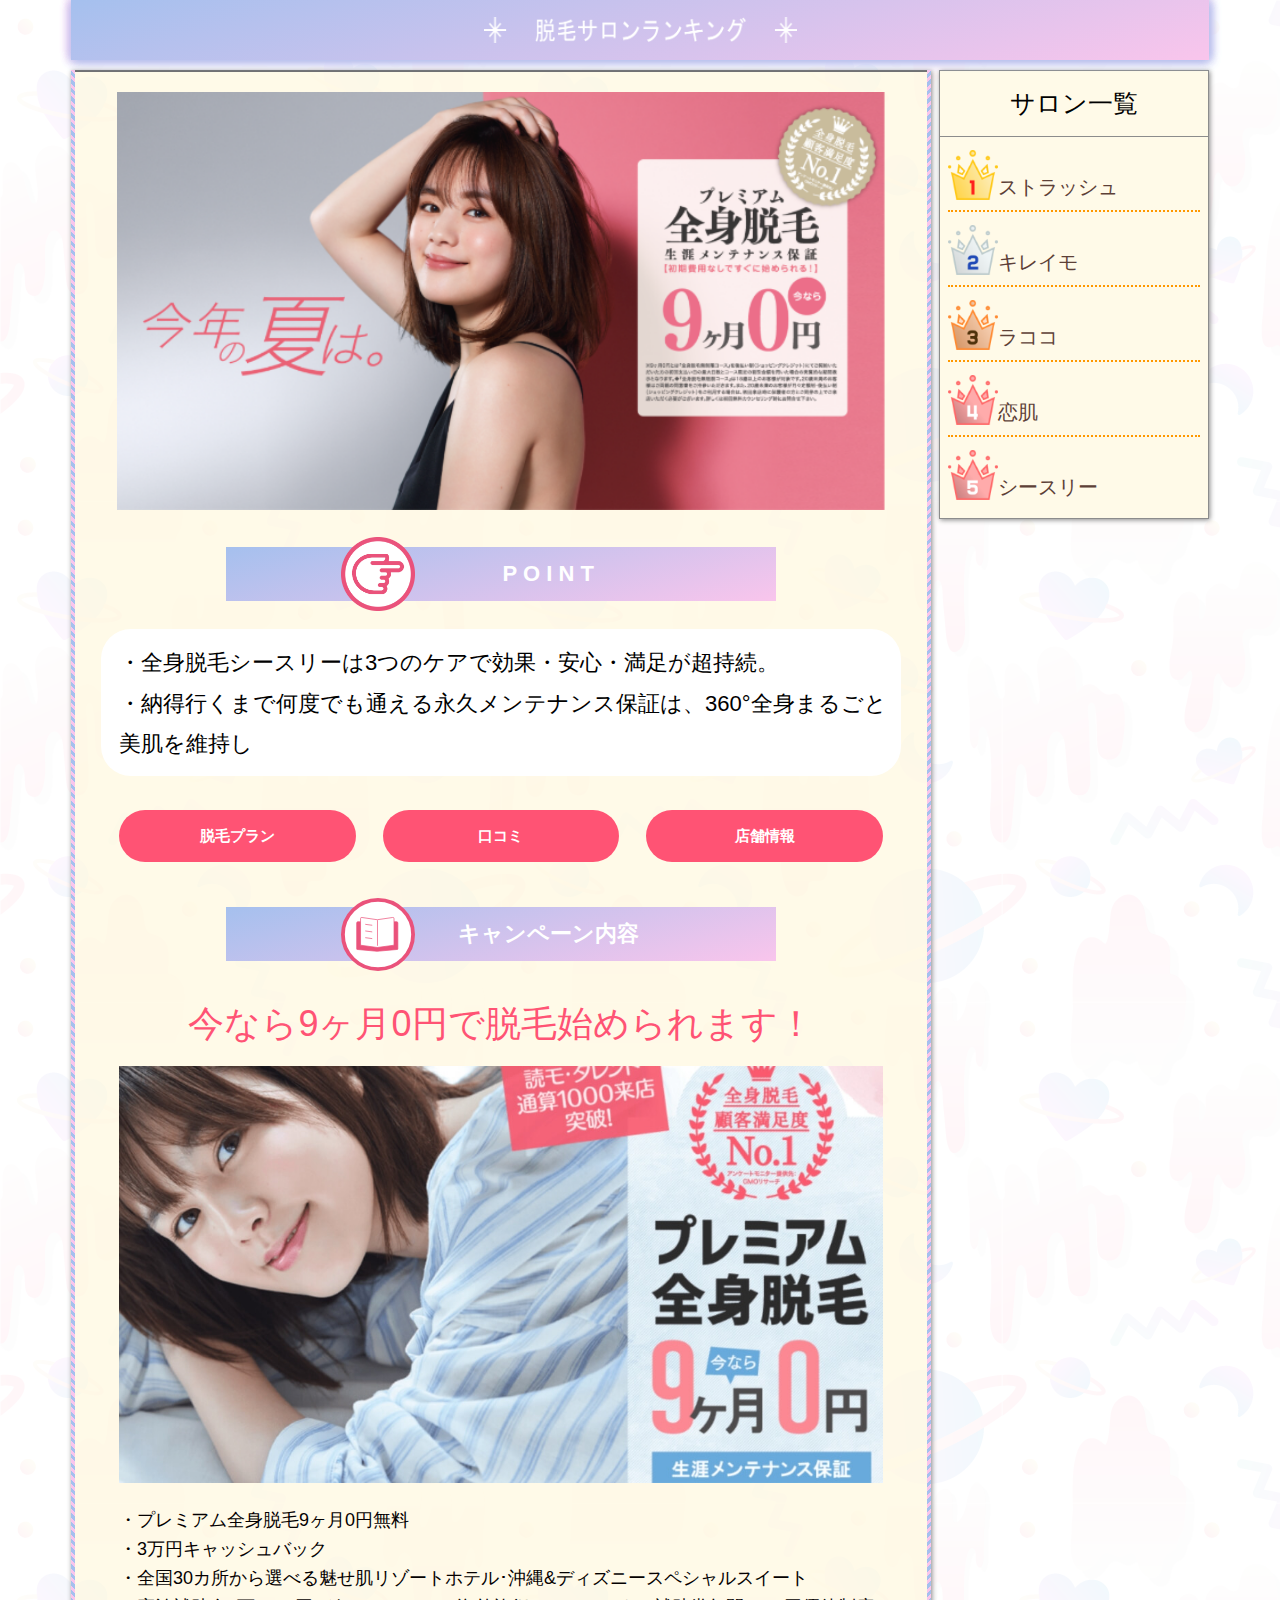
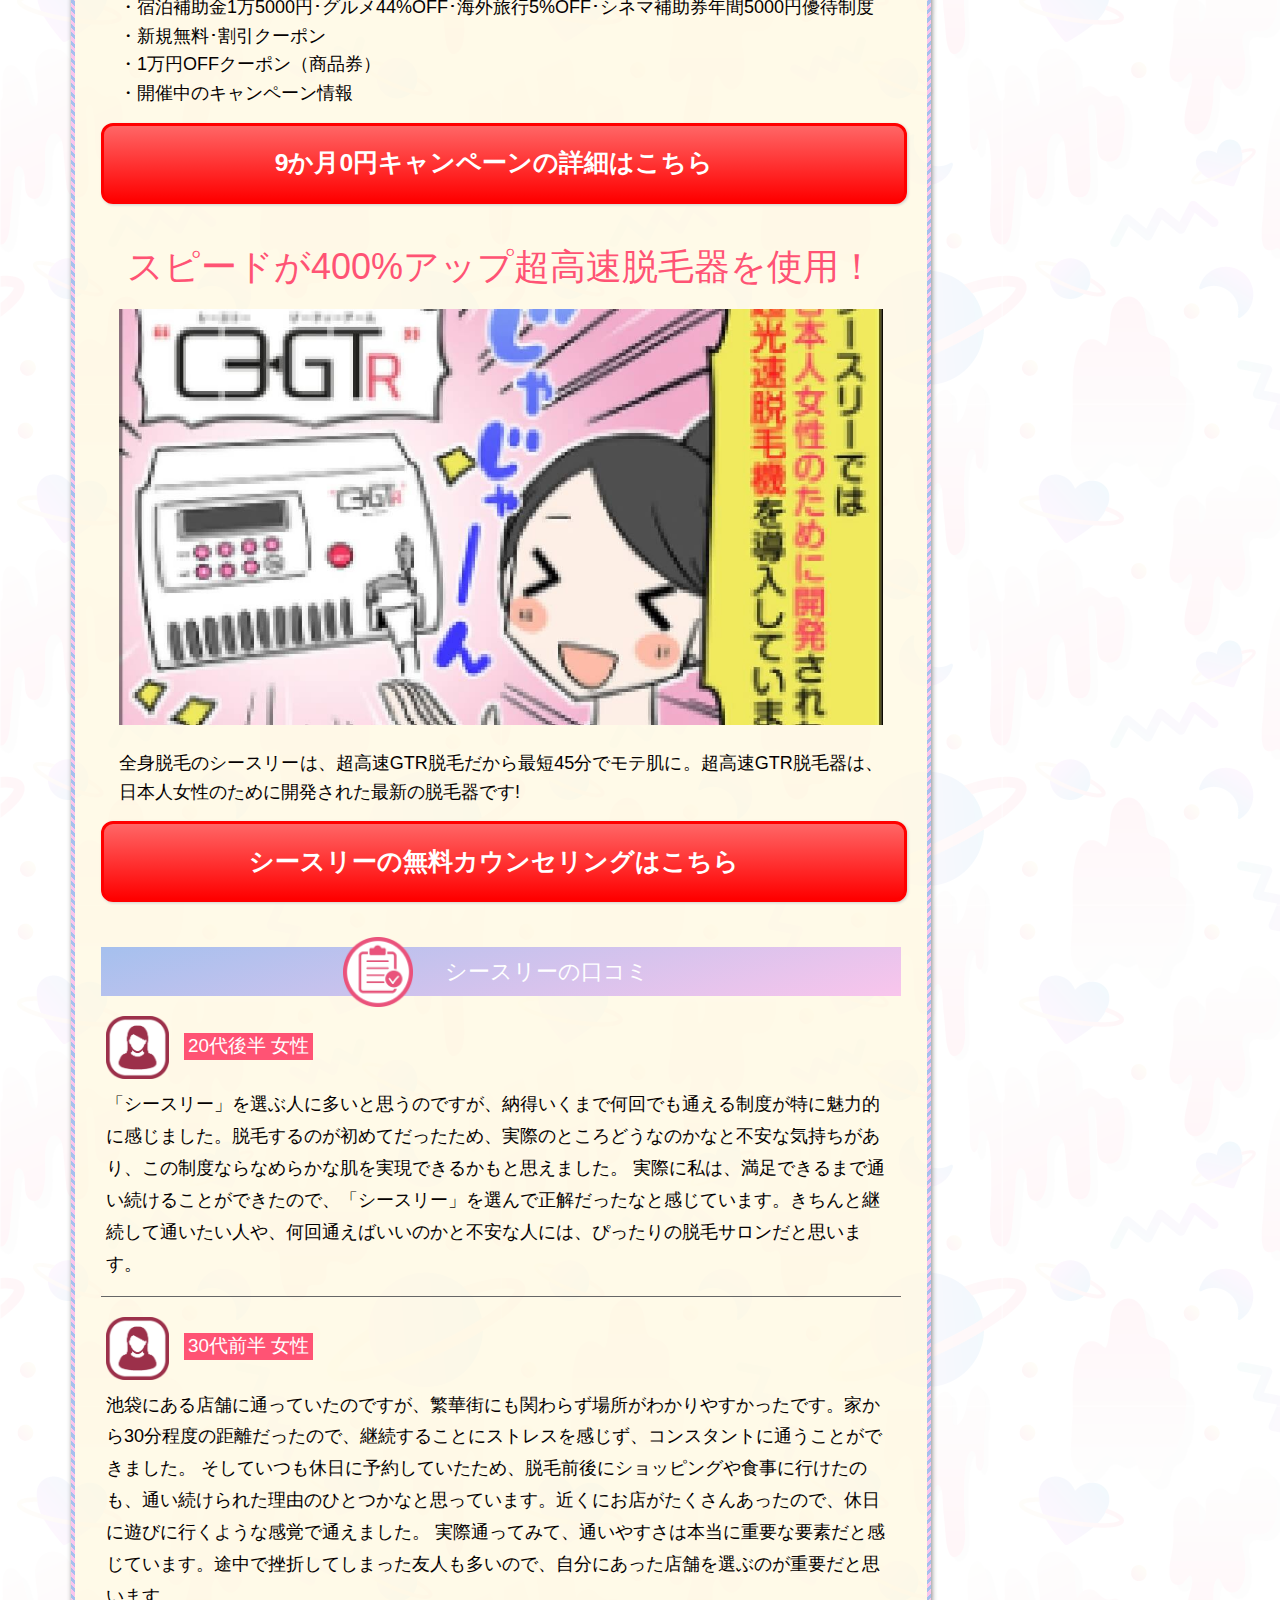
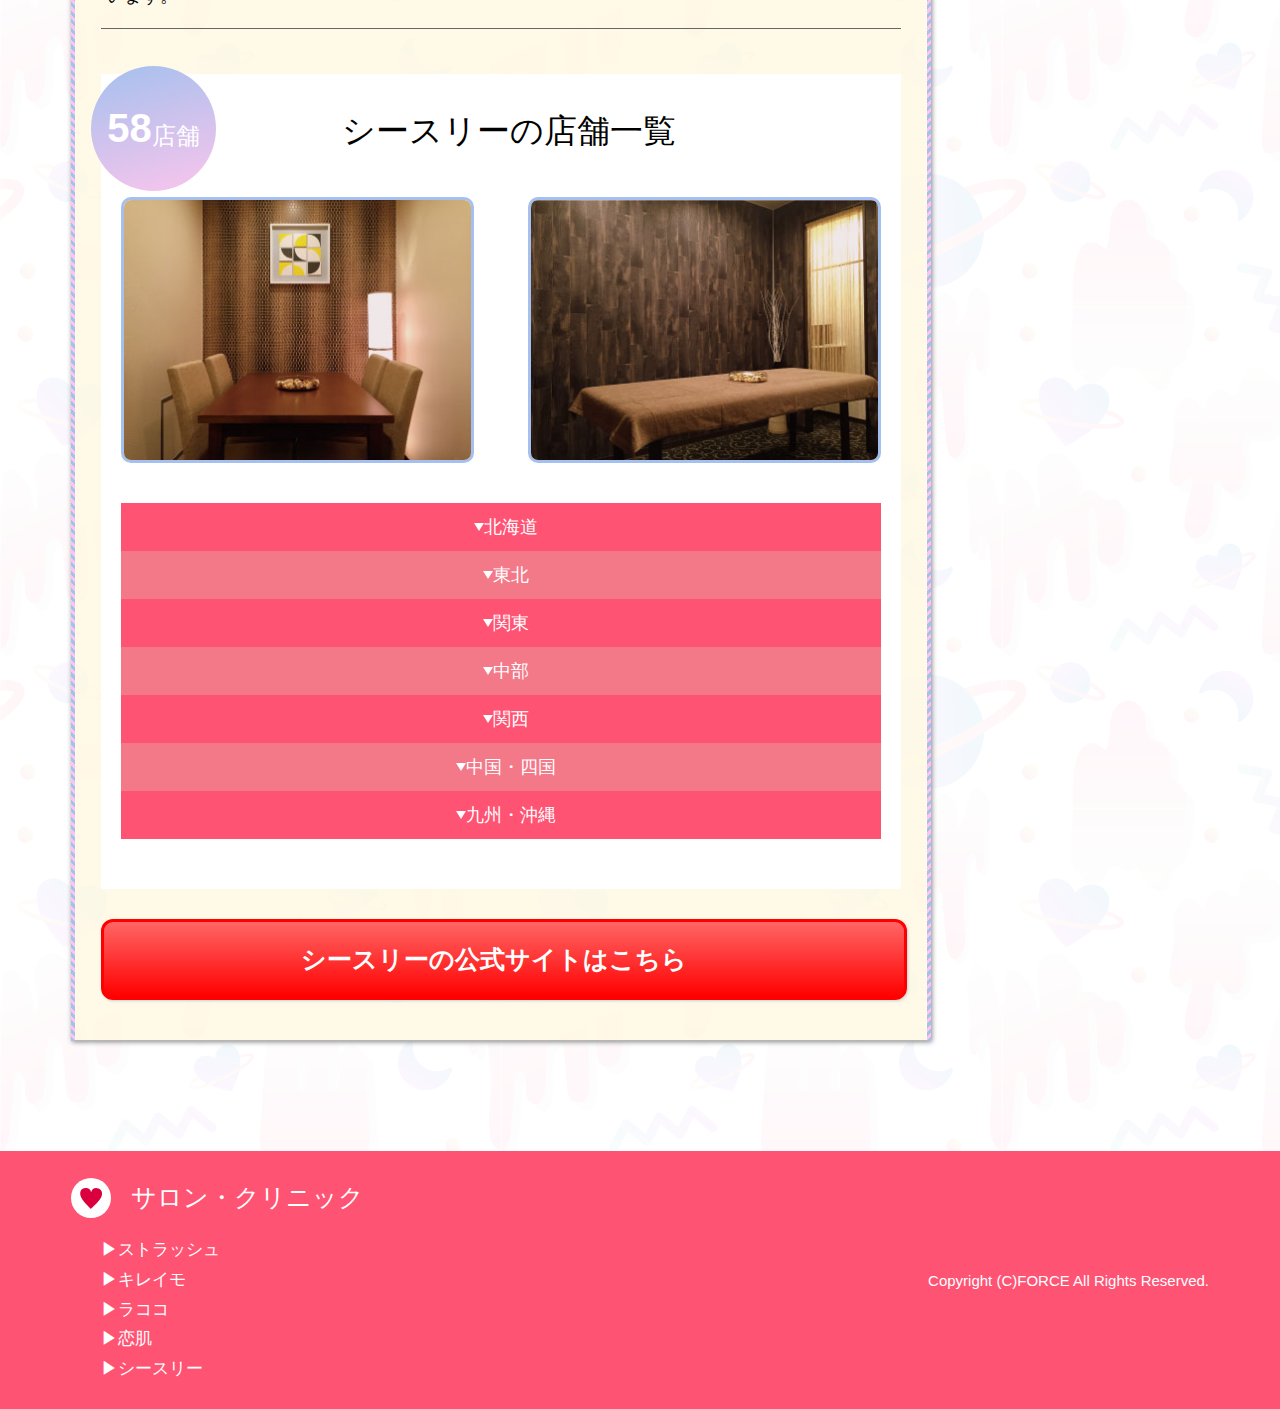
<file: c3.html>
<!DOCTYPE html>
<html lang="ja" dir="ltr">

<head>
    <meta charset="utf-8">
    <meta name="viewport" content="width=device-width,initial-scale=1">
    <title>脱毛サロンランキング</title>
    <link rel="stylesheet" href="css/reset.css">
    <link rel="stylesheet" href="css/style.css">
    <link rel="stylesheet" href="css/custom.css">
    <link rel="stylesheet" href="css/ea-style.css">
    <!--script src="https://ajax.googleapis.com/ajax/libs/jquery/3.4.1/jquery.min.js"></script-->
</head>

<body>
    <div class="wrapper">
        <header id="header" class="header">
            <div class="headerContainer">
                <a href="index.html">
                    <img src="./img/detail/images/logo.png" alt="" class="mainLogo">
                </a>
            </div>
            <div class="header__img sp">
                <img class="header__open open" src="img/open.svg" alt="">
            </div>
        </header>
        <!-- resHeader 375-->
        <div class="resHeader sp">
            <ul class="resHeader__list">
                <li class="resHeader__item"><a href="stlassh.html" class="resHeader__link" href="#stlassh">ストラッシュ</a></li>
                <li class="resHeader__item"><a href="kireimo.html" class="resHeader__link" href="#lacoco">キレイモ</a></li>
                <li class="resHeader__item"><a href="lacoco.html" class="resHeader__link" href="#musee">ラココ</a></li>
                <li class="resHeader__item"><a href="koihada.html" class="resHeader__link" href="#news">恋肌</a></li>
                <li class="resHeader__item"><a href="c3.html" class="resHeader__link" href="#news">シースリー</a></li>
            </ul>
            <img class="resHeader__close" src="img/close.svg" alt="">
        </div>
        <!-- /resHeader -->
        <div class="mainContainer">
            <div class="wrapperContainer wrapperContainerTop">
                <div class="mainContent">
                    <div class="storeImgTitle">


                    </div>
                    <div class="orangePostContent">
                        <div class="w595">
                            <div class="storeBanner">
                                <a href="https://t.felmat.net/fmcl?ak=I184W.1.O15380P.N69272S" target="_blank"><img src="./img/detail/uploads/2019/10/6月シースリー.png"></a>
                            </div>

                            <div class="boxTitle2">
                                <div class="productTitle" id="divPlan">
                                    <img src="./img/detail/images/point.png" alt="">
                                    <p>P O I N T</p>
                                </div>
                            </div>

                            <!--div class="boxTitle boxTitleNormal">
                                <img src="./img/detail/images/boxTitle.png">
                                <span>P O I N T</span>
                            </div-->

                            <div class="pointTextDesc">
                                <p>・全身脱毛シースリーは3つのケアで効果・安心・満足が超持続。</p>
                                <p>・納得行くまで何度でも通える永久メンテナンス保証は、360°全身まるごと美肌を維持し</p>
                            </div>


                            <div class="btnAnchorBlock">
                                <a href="#divPlan">脱毛プラン</a>
                                <a href="#divReview">口コミ</a>
                                <a href="#divInfo">店舗情報</a>
                            </div>
                            <div class="productPlan">
                                <div class="productTitle" id="divPlan">
                                    <img src="./img/detail/images/book.svg" alt="">
                                    <p>キャンペーン内容</p>
                                </div>


                                <div class="orangePostMainContent">
                                    <h3>今なら9ヶ月0円で脱毛始められます！</h3>
                                    <p><img class="alignnone size-full wp-image-209" src="./img/detail/uploads/2019/10/p9.jpg" alt="" width="1116" height="608" srcset="./img/detail/uploads/2019/10/p9.jpg 1116w, ./img/detail/uploads/2019/10/p9-300x163.jpg 300w, ./img/detail/uploads/2019/10/p9-768x418.jpg 768w, ./img/detail/uploads/2019/10/p9-1024x558.jpg 1024w"
                                            sizes="(max-width: 1116px) 100vw, 1116px"></p>
                                    <p>・プレミアム全身脱毛9ヶ月0円無料<br> ・3万円キャッシュバック
                                        <br> ・全国30カ所から選べる魅せ肌リゾートホテル･沖縄&ディズニースペシャルスイート
                                        <br> ・宿泊補助金1万5000円･グルメ44%OFF･海外旅行5%OFF･シネマ補助券年間5000円優待制度
                                        <br> ・新規無料･割引クーポン
                                        <br> ・1万円OFFクーポン（商品券）
                                        <br> ・開催中のキャンペーン情報
                                    </p>
                                    <a class="maxbutton-1 maxbutton maxbutton-orangebtn orangeBtn" target="_blank" rel="noopener" href="javascript:void(0);"><span class='mb-text'>9か月0円キャンペーンの詳細はこちら</span></a>
                                    <h3>スピードが400%アップ超高速脱毛器を使用！</h3>
                                    <p><img class="alignnone size-full wp-image-210" src="./img/detail/uploads/2019/10/p10.jpg" alt="" width="1116" height="608" srcset="./img/detail/uploads/2019/10/p10.jpg 1116w, ./img/detail/uploads/2019/10/p10-300x163.jpg 300w, ./img/detail/uploads/2019/10/p10-768x418.jpg 768w, ./img/detail/uploads/2019/10/p10-1024x558.jpg 1024w"
                                            sizes="(max-width: 1116px) 100vw, 1116px"></p>
                                    <p>全身脱毛のシースリーは、超高速GTR脱毛だから最短45分でモテ肌に。超高速GTR脱毛器は、日本人女性のために開発された最新の脱毛器です!</p>
                                    <a class="maxbutton-1 maxbutton maxbutton-orangebtn orangeBtn" target="_blank" rel="noopener" href="javascript:void(0);"><span class='mb-text'>シースリーの無料カウンセリングはこちら</span></a>
                                </div>
                            </div>

                            <div class="productReview">
                                <div class="productTitle" id="divReview">
                                    <img src="./img/detail/images/speaker.png">
                                    <p>シースリーの口コミ</p>
                                </div>
                                <div class="reviewBlock">
                                    <div class="reviewItem">
                                        <div class="userReviews">
                                            <div class="userImg">
                                                <img src="./img/detail/images/user.png" width="100%">
                                            </div>
                                            <div class="userInfo">
                                                <p class="textBg">20代後半 女性</p>
                                            </div>
                                        </div>
                                        <div class="reviewsDes">
                                            <p>「シースリー」を選ぶ人に多いと思うのですが、納得いくまで何回でも通える制度が特に魅力的に感じました。脱毛するのが初めてだったため、実際のところどうなのかなと不安な気持ちがあり、この制度ならなめらかな肌を実現できるかもと思えました。 実際に私は、満足できるまで通い続けることができたので、「シースリー」を選んで正解だったなと感じています。きちんと継続して通いたい人や、何回通えばいいのかと不安な人には、ぴったりの脱毛サロンだと思います。

                                            </p>
                                        </div>
                                    </div>
                                    <div class="reviewItem">
                                        <div class="userReviews">
                                            <div class="userImg">
                                                <img src="./img/detail/images/user.png" width="100%">
                                            </div>
                                            <div class="userInfo">
                                                <p class="textBg">30代前半 女性</p>
                                            </div>
                                        </div>
                                        <div class="reviewsDes">
                                            <p>池袋にある店舗に通っていたのですが、繁華街にも関わらず場所がわかりやすかったです。家から30分程度の距離だったので、継続することにストレスを感じず、コンスタントに通うことができました。 そしていつも休日に予約していたため、脱毛前後にショッピングや食事に行けたのも、通い続けられた理由のひとつかなと思っています。近くにお店がたくさんあったので、休日に遊びに行くような感覚で通えました。 実際通ってみて、通いやすさは本当に重要な要素だと感じています。途中で挫折してしまった友人も多いので、自分にあった店舗を選ぶのが重要だと思います。

                                            </p>
                                        </div>
                                    </div>
                                </div>
                            </div>

                            <!--div class="productRecommend">
                                <div class="productTitle">
                                    <div class="productTitleBlock">
                                        <img src="./img/detail/images/face.svg">
                                        <p>こんな人におすすめ</p>
                                    </div>
                                </div>
                                <div class="productRecommendContent">
                                    <p>コスパの良い全身脱毛をしたい!</p>
                                    <p>脱毛完了したい時期が決まっている!</p>
                                    <p>脱毛後のアフターケアをしっかりしてほしい!</p>
                                </div>
                            </div-->

                            <input type="hidden" id="storeUrl" value="https://t.felmat.net/fmcl?ak=I184W.1.O15380P.N69272S">

                            <div class="storeAddress" id="divInfo">
                                <div class="storeAddressTitle">
                                    <div class="infoTitle">
                                        <div class="totalStore">
                                            <p><span>58</span><small>店舗</small></p>
                                        </div>
                                        シースリーの店舗一覧
                                    </div>
                                </div>
                                <div class="storeAddressImg">
                                    <img src="./img/detail/uploads/2019/10/img4a.jpg">
                                    <img src="./img/detail/uploads/2019/10/img2a.jpg">
                                </div>



                                <div class="accordionStore">
                                    <style type="text/css">
                                        #sp-ea-216 .spcollapsing {
                                            height: 0;
                                            overflow: hidden;
                                            transition-property: height;
                                            transition-duration: 500ms;
                                        }
                                        
                                        .sp-easy-accordion iframe {
                                            width: 100%;
                                        }
                                        
                                        #sp-ea-216.sp-easy-accordion .sp-ea-single {
                                            border: 1px solid #e2e2e2;
                                        }
                                        
                                        #sp-ea-216.sp-easy-accordion .sp-ea-single .ea-header a {
                                            color: #444;
                                        }
                                        
                                        #sp-ea-216.sp-easy-accordion .sp-ea-single .ea-body {
                                            background: #fff;
                                            color: #444;
                                        }
                                        
                                        #sp-ea-216.sp-easy-accordion .sp-ea-single {
                                            background: #eee;
                                        }
                                        
                                        #sp-ea-216.sp-easy-accordion .sp-ea-single .ea-header a .ea-expand-icon.fa {
                                            float: left;
                                            color: #444;
                                            font-size: 16px;
                                        }
                                    </style>
                                    <div id="sp-ea-216" class="sp-ea-one sp-easy-accordion" data-ex-icon="fa-minus" data-col-icon="fa-plus" data-ea-active="ea-click" data-ea-mode="vertical" data-preloader="">
                                        <div class="ea-card ea-expand sp-ea-single">
                                            <h3 class="ea-header"><a class="collapsed" data-sptoggle="spcollapse" data-sptarget="#collapse2160" href=""><i class="ea-expand-icon fa fa-minus"></i> 北海道</a></h3>
                                            <div class="sp-collapse spcollapse collapsed" id="collapse2160" data-parent="#sp-ea-216">
                                                <div class="ea-body">
                                                    <p><strong>札幌大通店</strong><br> 札幌市中央区南1条西4-7-1　クリエイトビル4F
                                                    </p>
                                                    <p><strong>札幌駅前店 </strong><br> 北海道札幌市中央区北２条西２-７ 第２カミヤマビル4F</p>
                                                    <p><strong>旭川店</strong><br> 北海道旭川市３条通8-1705-29 川瀬ビル4Ｆ</p>
                                                    <p><strong>帯広店</strong><br> 北海道帯広市西二条南11丁目16-1 第3エーワンビル4階</p>
                                                </div>
                                            </div>
                                        </div>
                                        <div class="ea-card  sp-ea-single">
                                            <h3 class="ea-header"><a class="collapsed" data-sptoggle="spcollapse" data-sptarget="#collapse2161" href=""><i class="ea-expand-icon fa fa-plus"></i> 東北</a></h3>
                                            <div class="sp-collapse spcollapse " id="collapse2161" data-parent="#sp-ea-216">
                                                <div class="ea-body">
                                                    <p><strong>青森店</strong><br> 青森県青森市古川1-10-13 AQUA古川一丁目ビル3F</p>
                                                    <p><strong>八戸店</strong><br> 青森県八戸市十三日町1番地 ヴィアノヴァビル4F</p>
                                                    <p><strong>秋田店</strong><br> 秋田県秋田市中通2-2-7 トラストワンビル21 5F</p>
                                                    <p><strong>盛岡店</strong><br> 岩手県盛岡市大通2-2-16　アキヤマビル3F
                                                    </p>
                                                    <p><strong>仙台一番町店</strong><br> 宮城県仙台市青葉区中央2-7-15 MUSEビル3F</p>
                                                    <p><strong>いわき店</strong><br> 福島県いわき市 平(字)三町目24番地 クオリティ21ネモトいわき駅前ビル4階</p>
                                                </div>
                                            </div>
                                        </div>
                                        <div class="ea-card  sp-ea-single">
                                            <h3 class="ea-header"><a class="collapsed" data-sptoggle="spcollapse" data-sptarget="#collapse2162" href=""><i class="ea-expand-icon fa fa-plus"></i> 関東</a></h3>
                                            <div class="sp-collapse spcollapse " id="collapse2162" data-parent="#sp-ea-216">
                                                <div class="ea-body">
                                                    <p><strong>高崎店 </strong><br> 群馬県高崎市八島町17 西原ビル2F</p>
                                                    <p><strong>柏店</strong><br> 千葉県柏市柏2-5-8 柏セントラルビル5F</p>
                                                    <p><strong>千葉店</strong><br> 千葉市中央区富士見2-8-14 エキニア千葉6F</p>
                                                    <p><strong>新越谷店</strong><br> 埼玉県越谷市南越谷1-2908-7 88ビル2F</p>
                                                    <p><strong>大宮東口店</strong><br> さいたま市大宮区宮町2-10 シンテイ大宮ビル4F</p>
                                                    <p><strong>所沢店</strong><br> 埼玉県所沢市くすのき台3-1-13 烏山ビル5</p>
                                                    <p><strong>川越店</strong><br> 川越市脇田町33-1 ITOビル3F</p>
                                                    <p><strong>熊谷店</strong><br> 埼玉県熊谷市銀座2-30 第2吉田ビル2F</p>
                                                    <p><strong>新宿総本店</strong><br> 東京都新宿区新宿2-12-4 アコード新宿ビル７F</p>
                                                    <p><strong>池袋東口店</strong><br> 東京都豊島区南池袋2-27-16近藤ビル3F
                                                    </p>
                                                    <p><strong>銀座店</strong><br> 東京都中央区銀座6-12-10 銀座龍岡ビル4F</p>
                                                    <p><strong>渋谷店</strong><br> 東京都渋谷区渋谷3-10-14 長崎堂ビル4F</p>
                                                    <p><strong>北千住西口店</strong><br> 東京都足立区千住3-1藤田ビル
                                                    </p>
                                                    <p><strong>町田店</strong><br> 東京都町田市原町田6-10-3 リンズパークビル2F</p>
                                                    <p><strong>立川店</strong><br> 東京都立川市曙町2丁目7-21 カクニ第一ビル7F</p>
                                                    <p><strong>横浜西口店</strong><br> 横浜市神奈川区鶴屋町2-24-1 谷川ビルディングANNEX　5F</p>
                                                    <p><strong>川崎駅前店</strong><br> 川崎市川崎区駅前本町5-3 KOWA川崎駅前ビル10F</p>
                                                    <p><strong>横須賀中央店</strong><br> 神奈川県横須賀市若松町1-1-2 野上屋ビル7F</p>
                                                    <p><strong>本厚木店</strong><br> 神奈川県厚木市中町4-12-5 サツキプラザ2F</p>
                                                    <p><strong>湘南藤沢店</strong><br> 神奈川県藤沢市鵠沼橘1-16-14 ヤマキビル2F</p>
                                                </div>
                                            </div>
                                        </div>
                                        <div class="ea-card  sp-ea-single">
                                            <h3 class="ea-header"><a class="collapsed" data-sptoggle="spcollapse" data-sptarget="#collapse2163" href=""><i class="ea-expand-icon fa fa-plus"></i> 中部</a></h3>
                                            <div class="sp-collapse spcollapse " id="collapse2163" data-parent="#sp-ea-216">
                                                <div class="ea-body">
                                                    <p><strong>新潟店</strong><br> 新潟市中央区弁天1-4-24 大興ビル8F</p>
                                                    <p><strong>金沢店</strong><br> 石川県金沢市片町2-1-6 香林坊永和ビル6階</p>
                                                    <p><strong>松本店</strong><br> 長野県松本市中央2-3-17 知新堂ビル4F</p>
                                                    <p><strong>静岡店</strong><br> 静岡県静岡市葵区紺屋町1-3岩久本店ビル 8F</p>
                                                    <p><strong>栄店</strong><br> 愛知県名古屋市中区栄3-6-20辰晃ビル7F
                                                    </p>
                                                    <p><strong>名駅店</strong><br> 愛知県名古屋市中村区名駅4-25-21 石田ビル 6F</p>
                                                </div>
                                            </div>
                                        </div>
                                        <div class="ea-card  sp-ea-single">
                                            <h3 class="ea-header"><a class="collapsed" data-sptoggle="spcollapse" data-sptarget="#collapse2164" href=""><i class="ea-expand-icon fa fa-plus"></i> 関西</a></h3>
                                            <div class="sp-collapse spcollapse " id="collapse2164" data-parent="#sp-ea-216">
                                                <div class="ea-body">
                                                    <p><strong>京都河原町店</strong><br> 京都府京都市下京区奈良物町370　カワシマビル3F
                                                    </p>
                                                    <p><strong>梅田店</strong><br> 大阪府大阪市北区曽根崎2-3-2 梅新スクエア2F</p>
                                                    <p><strong>天王寺店</strong><br> 大阪府大阪市阿倍野区旭町1-1-14 あべの旭町ビル3F</p>
                                                    <p><strong>心斎橋店</strong><br> 大阪市中央区南船場3-8-7 三栄ムアビル7Ｆ</p>
                                                    <p><strong>神戸三宮店</strong><br> 兵庫県神戸市中央区琴ノ緒町5-6-3 三共ビル9F</p>
                                                    <p><strong>姫路店</strong><br> 兵庫県姫路市駅前町330 しわくビル　5F</p>
                                                </div>
                                            </div>
                                        </div>
                                        <div class="ea-card  sp-ea-single">
                                            <h3 class="ea-header"><a class="collapsed" data-sptoggle="spcollapse" data-sptarget="#collapse2165" href=""><i class="ea-expand-icon fa fa-plus"></i> 中国・四国</a></h3>
                                            <div class="sp-collapse spcollapse " id="collapse2165" data-parent="#sp-ea-216">
                                                <div class="ea-body">
                                                    <p><strong>松江店(イオン松江ショッピングセンター前)</strong><br> 島根県松江市東朝日町124-1 田中商事ビル3階</p>
                                                    <p><strong>広島店</strong><br> 広島市中区八丁堀6-3 和光八丁堀ビル　5F</p>
                                                    <p><strong>岡山店</strong><br> 岡山県岡山市北区中山下1-2-8 OSⅠビル4F</p>
                                                    <p><strong>山口店</strong><br> 山口県山口市小郡高砂町8-11 秋本ビル 201号</p>
                                                    <p><strong>松山店</strong><br> 愛媛県松山市千船町4-2-10 千船町2F</p>
                                                    <p><strong>高知店</strong><br> 高知県高知市新本町2-4-26 ウエタノースビル1F</p>
                                                </div>
                                            </div>
                                        </div>
                                        <div class="ea-card  sp-ea-single">
                                            <h3 class="ea-header"><a class="collapsed" data-sptoggle="spcollapse" data-sptarget="#collapse2166" href=""><i class="ea-expand-icon fa fa-plus"></i> 九州・沖縄</a></h3>
                                            <div class="sp-collapse spcollapse " id="collapse2166" data-parent="#sp-ea-216">
                                                <div class="ea-body">
                                                    <p><strong>博多駅前店</strong><br> 福岡県福岡市博多区博多駅東2-5-37博多ニッコービル6F
                                                    </p>
                                                    <p><strong>福岡天神店</strong><br> 福岡県福岡市中央区大名1-15-35 大名247ビル6F</p>
                                                    <p><strong>小倉店</strong><br> 福岡県北九州市小倉北区米町1-3-10 一宮ビル5F</p>
                                                    <p><strong>長崎店</strong><br> 長崎県長崎市浜町8-31グリーンアップ浜町ビル3F
                                                    </p>
                                                    <p><strong>大分店</strong><br> 大分市金池町2-1-19 大分駅前ビル7階</p>
                                                    <p><strong>熊本店</strong><br> 熊本県熊本市中央区水道町8-2 秀匠苑ビル2F</p>
                                                    <p><strong>鹿児島店</strong><br> 鹿児島県鹿児島市金生町2-14金生クリスタルビル6F
                                                    </p>
                                                    <p><strong>那覇新都心店</strong><br> 沖縄県那覇市銘苅2-4-39 UTビル3F</p>
                                                    <p><strong>北谷店</strong><br> 沖縄県中頭郡北谷町伊平200-2 1F</p>
                                                    <p><strong>名護店</strong><br> 沖縄県名護市東江4-5-16 屋部貸店舗102号室</p>
                                                </div>
                                            </div>
                                        </div>
                                    </div>
                                </div>
                            </div>

                            <a class="maxbutton-1 maxbutton maxbutton-orangebtn orangeBtn" target="_blank" href=""><span class="mb-text">シースリーの公式サイトはこちら</span></a>

                        </div>
                    </div>

                </div>

            </div>
            <div class="sidecolumnContainer">
                <div class="sideColumnList">サロン一覧</div>
                <div class="sidecolumnContainer__ranking">
                    <div><a href="stlassh.html">ストラッシュ</a></div>
                    <div><a href="kireimo.html">キレイモ</a></div>
                    <div><a href="lacoco.html">ラココ</a></div>
                    <div><a href="koihada.html">恋肌</a></div>
                    <div><a href="c3.html">シースリー</a></div>
                </div>
            </div>
        </div>
    </div>


    <!-- footer -->
    <footer>
        <div class="footer_width">
            <div class="footerContainer">
                <div class="footerMenuTitle">
                    <p>サロン・クリニック</p>
                </div>
                <ul>
                    <li><a href="stlassh.html">▶︎ストラッシュ</a></li>
                    <li><a href="kireimo.html">▶︎キレイモ</a></li>
                    <li><a href="lacoco.html">▶︎ラココ</a></li>
                    <li><a href="koihada.html">▶︎恋肌</a></li>
                    <li><a href="c3.html">▶︎シースリー</a></li>
                </ul>
            </div>
            <div class="cpyr">
                <p>Copyright (C)FORCE All Rights Reserved.</p>
            </div>
        </div>
    </footer>
    <!-- /footer -->
    <!-- hamburger button -->
    <div class="hamburger">
        <div class="bar1"></div>
        <div class="bar2"></div>
        <div class="bar3"></div>
    </div>
    <!-- /hamburger button -->

    <script type="text/javascript" src="js/jquery-3.6.0.min.js" defer></script>
    <script type="text/javascript" src="js/subscript.js" defer></script>
    <script type="text/javascript" src="js/ea-script.js" defer></script>
    <script type="text/javascript" src="js/collapse.min.js" defer></script>
</body>

</html>
</file>
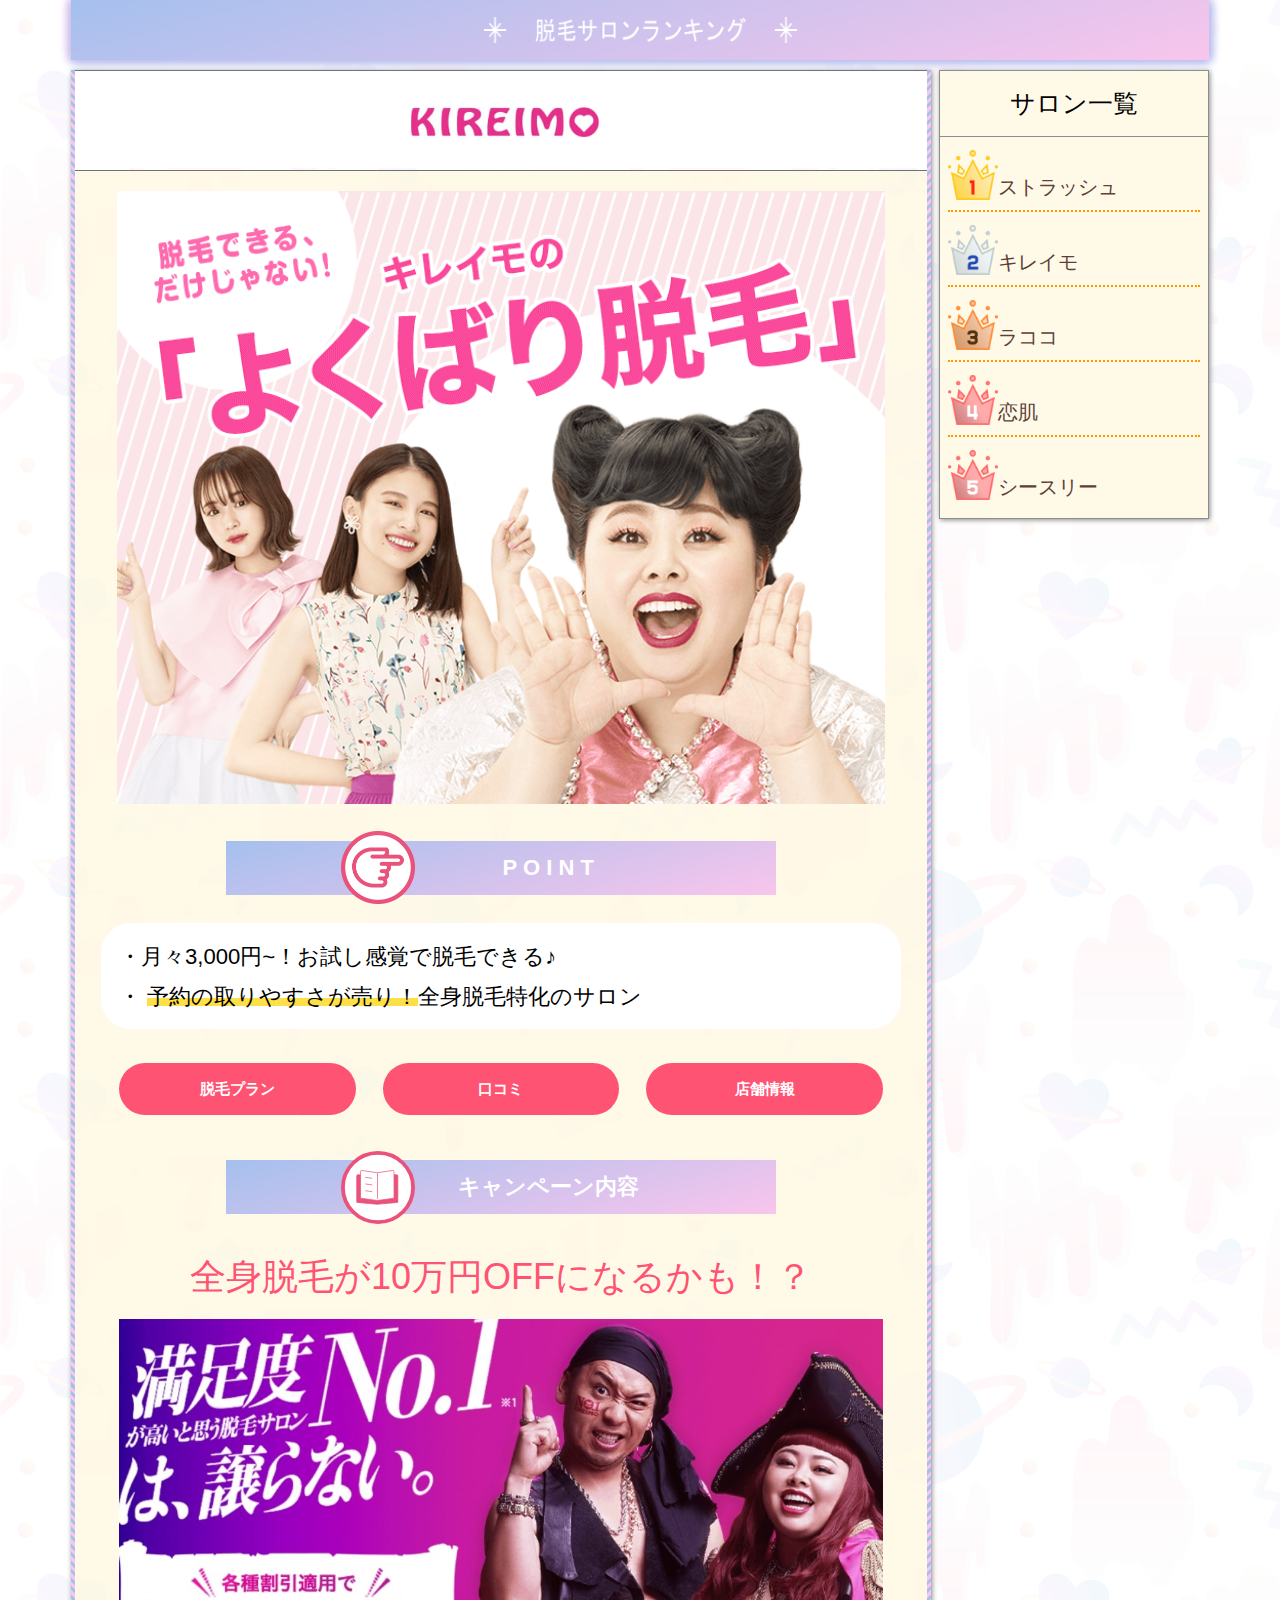
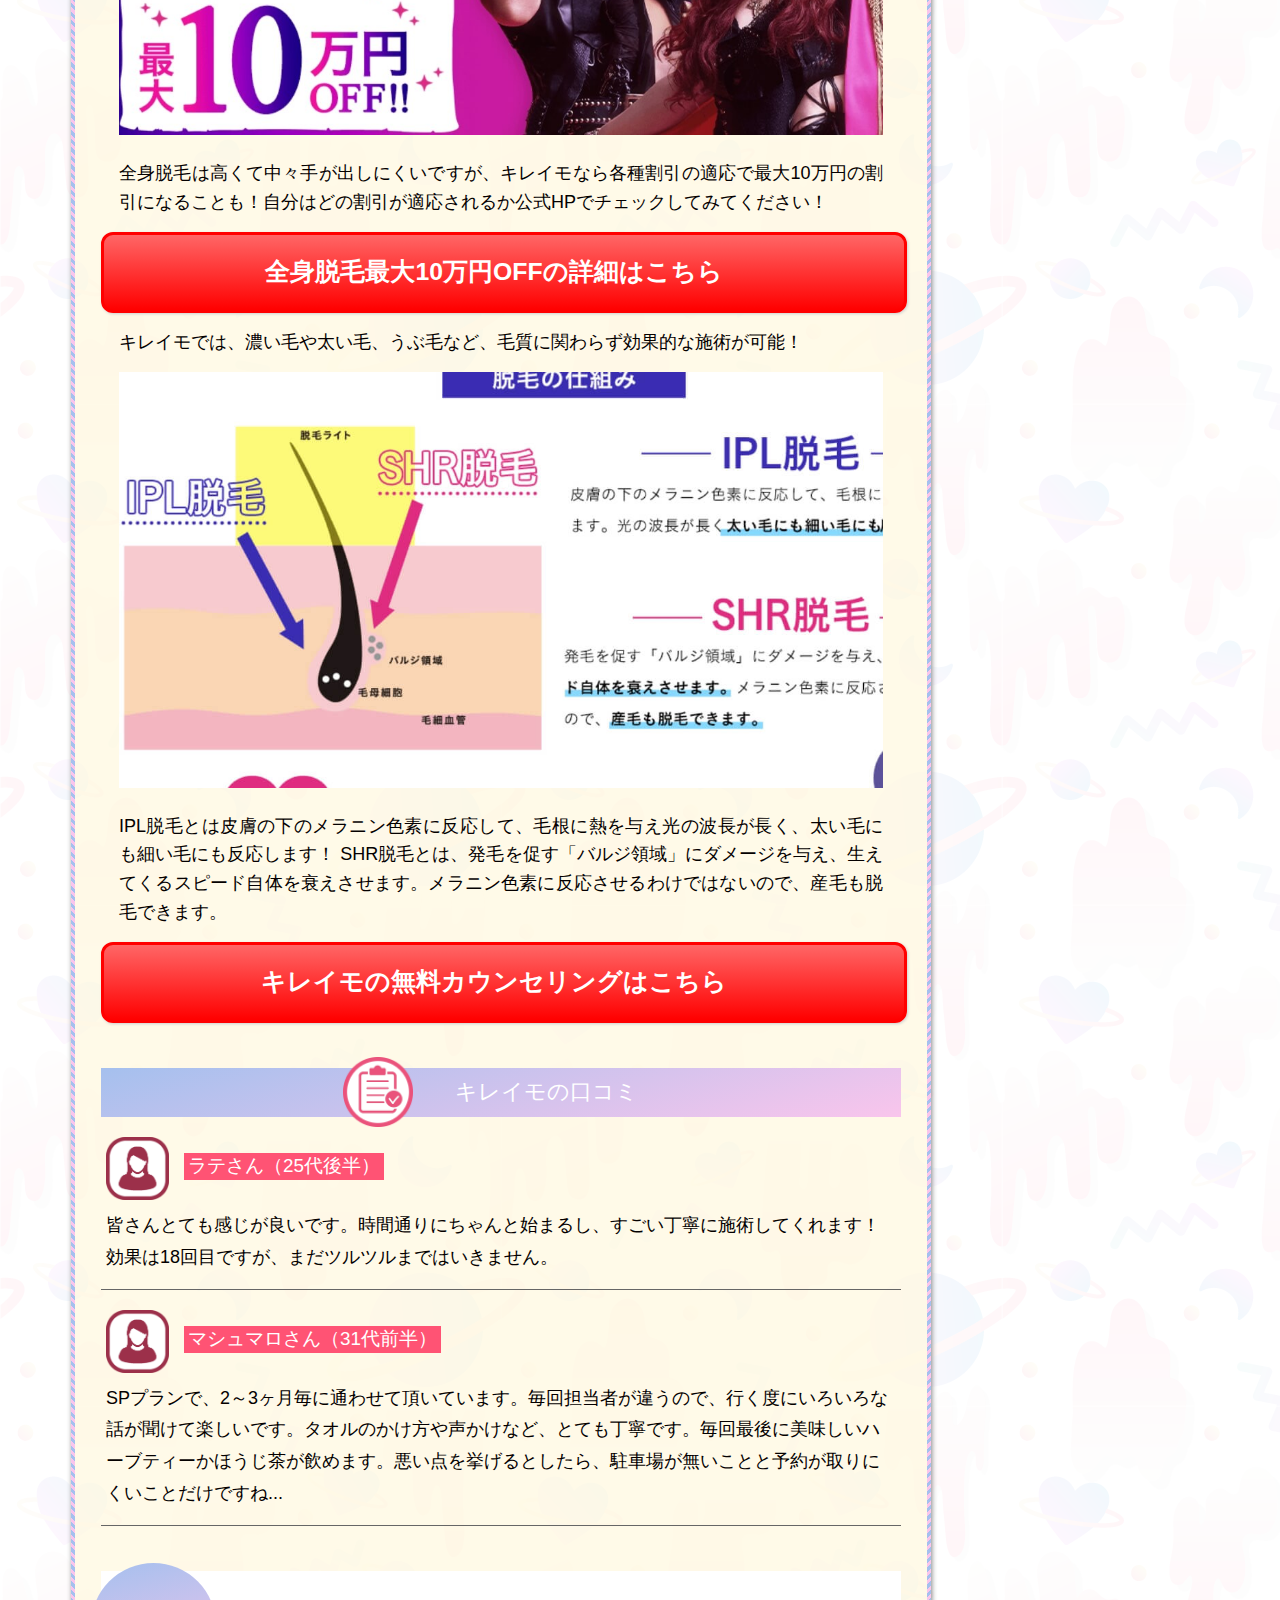
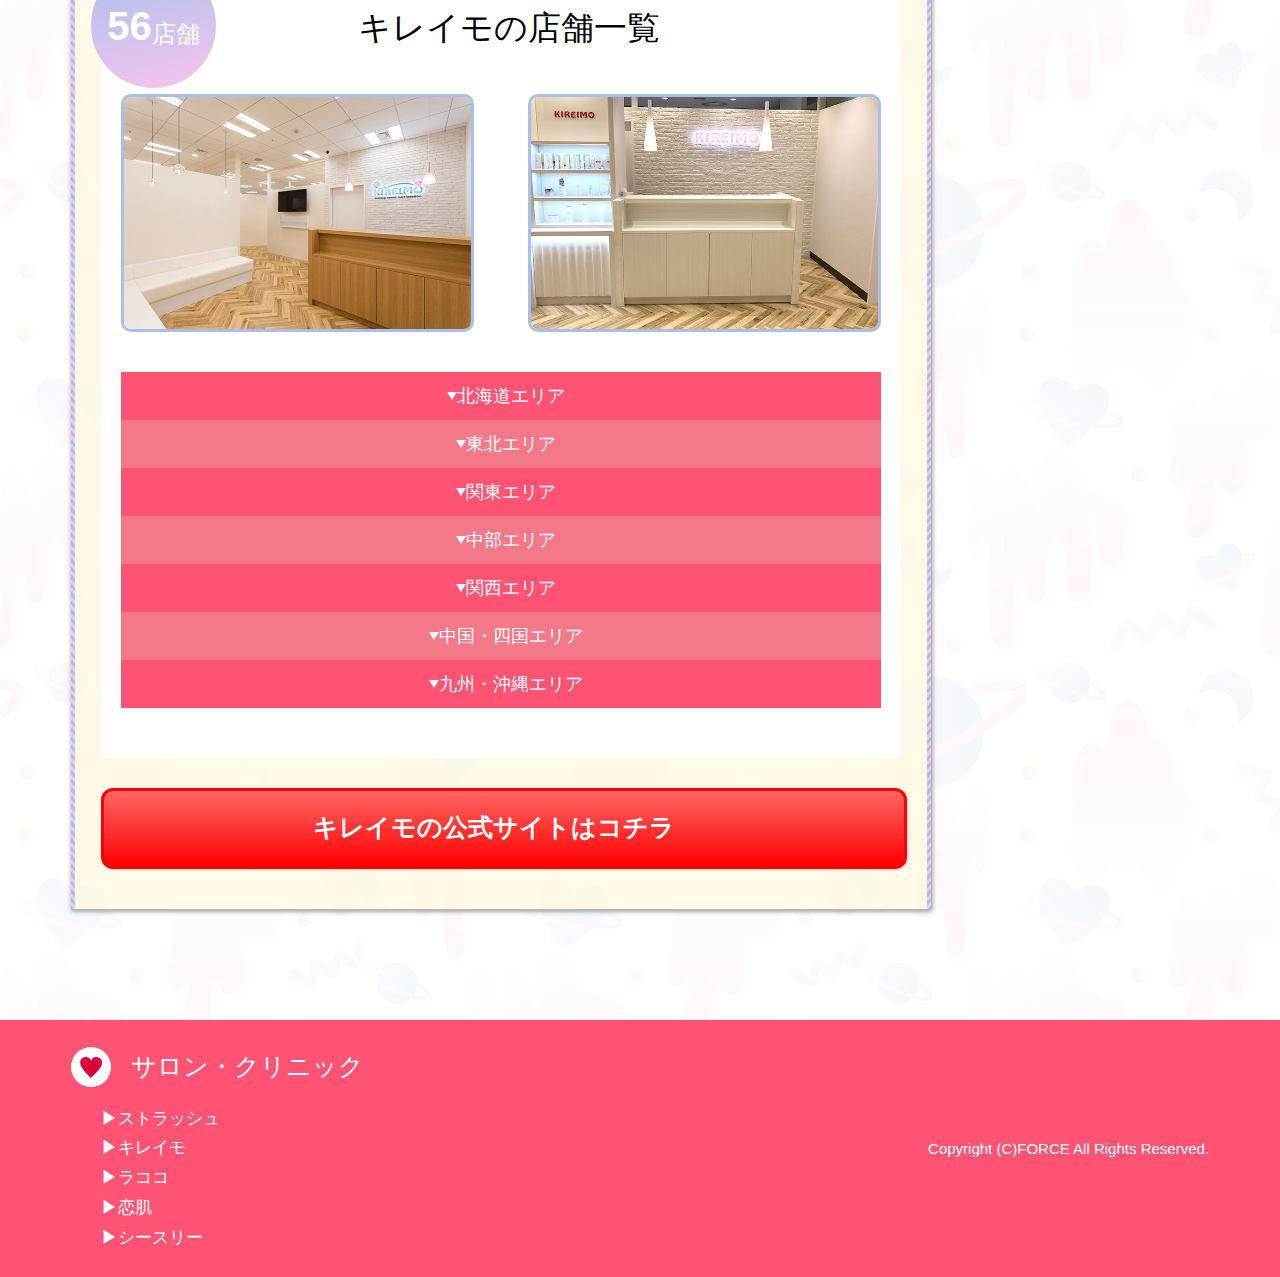
<file: kireimo.html>
<!DOCTYPE html>
<html lang="ja" dir="ltr">

<head>
    <meta charset="utf-8">
    <meta name="viewport" content="width=device-width,initial-scale=1">
    <title>脱毛サロンランキング</title>
    <link rel="stylesheet" href="css/reset.css">
    <link rel="stylesheet" href="css/style.css">
    <link rel="stylesheet" href="css/custom.css">
    <link rel="stylesheet" href="css/ea-style.css">
    <!--script src="https://ajax.googleapis.com/ajax/libs/jquery/3.4.1/jquery.min.js"></script-->
</head>

<body>
    <div class="wrapper">
        <header id="header" class="header">
            <div class="headerContainer">
                <a href="index.html">
                    <img src="./img/detail/images/logo.png" alt="" class="mainLogo">
                </a>
            </div>
            <div class="header__img sp">
                <img class="header__open open" src="img/open.svg" alt="">
            </div>
        </header>
        <!-- resHeader 375-->
        <div class="resHeader sp">
            <ul class="resHeader__list">
                <li class="resHeader__item"><a href="stlassh.html" class="resHeader__link" href="#stlassh">ストラッシュ</a></li>
                <li class="resHeader__item"><a href="kireimo.html" class="resHeader__link" href="#lacoco">キレイモ</a></li>
                <li class="resHeader__item"><a href="lacoco.html" class="resHeader__link" href="#musee">ラココ</a></li>
                <li class="resHeader__item"><a href="koihada.html" class="resHeader__link" href="#news">恋肌</a></li>
                <li class="resHeader__item"><a href="c3.html" class="resHeader__link" href="#news">シースリー</a></li>
            </ul>
            <img class="resHeader__close" src="img/close.svg" alt="">
        </div>
        <!-- /resHeader -->
        <div class="mainContainer">
            <div class="wrapperContainer wrapperContainerTop">
                <div class="mainContent">
                    <div class="storeImgTitle">

                        <img src="./img/detail/uploads/2019/10/lg4.jpg">

                    </div>
                    <div class="orangePostContent">
                        <div class="w595">
                            <div class="storeBanner">
                                <a href="https://t.afi-b.com/visit.php?guid=ON&a=N6315q-o282290l&p=k815432s" target="_blank"><img src="./img/detail/uploads/2019/10/fv-main-1.png"></a>
                            </div>

                            <div class="boxTitle2">
                                <div class="productTitle" id="divPlan">
                                    <img src="./img/detail/images/point.png" alt="">
                                    <p>P O I N T</p>
                                </div>
                            </div>

                            <!--div class="boxTitle boxTitleNormal">
                                <img src="./img/detail/images/boxTitle.png">
                                <span>P O I N T</span>
                            </div-->

                            <div class="pointTextDesc">
                                <p>・月々3,000円~！お試し感覚で脱毛できる♪<br> ・
                                    <strong>予約の取りやすさが売り！</strong>全身脱毛特化のサロン<br> </p>
                            </div>


                            <div class="btnAnchorBlock">
                                <a href="#divPlan">脱毛プラン</a>
                                <a href="#divReview">口コミ</a>
                                <a href="#divInfo">店舗情報</a>
                            </div>
                            <div class="productPlan">
                                <div class="productTitle" id="divPlan">
                                    <img src="./img/detail/images/book.svg" alt="">
                                    <p>キャンペーン内容</p>
                                </div>


                                <div class="orangePostMainContent">
                                    <h3>全身脱毛が10万円OFFになるかも！？</h3>
                                    <p><img class="alignnone size-full wp-image-203" src="./img/detail/uploads/2019/10/p7.jpg" alt="" width="1116" height="608" srcset="./img/detail/uploads/2019/10/p7.jpg 1116w, ./img/detail/uploads/2019/10/p7-300x163.jpg 300w, ./img/detail/uploads/2019/10/p7-768x418.jpg 768w, ./img/detail/uploads/2019/10/p7-1024x558.jpg 1024w"
                                            sizes="(max-width: 1116px) 100vw, 1116px"></p>
                                    <p>全身脱毛は高くて中々手が出しにくいですが、キレイモなら各種割引の適応で最大10万円の割引になることも！自分はどの割引が適応されるか公式HPでチェックしてみてください！
                                    </p>
                                    <a class="maxbutton-1 maxbutton maxbutton-orangebtn orangeBtn" target="_blank" rel="noopener" href="javascript:void(0);"><span class='mb-text'>全身脱毛最大10万円OFFの詳細はこちら</span></a>
                                    <p>キレイモでは、濃い毛や太い毛、うぶ毛など、毛質に関わらず効果的な施術が可能！</p>
                                    <p><img class="alignnone size-full wp-image-204" src="./img/detail/uploads/2019/10/p8.jpg" alt="" width="1116" height="608" srcset="./img/detail/uploads/2019/10/p8.jpg 1116w, ./img/detail/uploads/2019/10/p8-300x163.jpg 300w, ./img/detail/uploads/2019/10/p8-768x418.jpg 768w, ./img/detail/uploads/2019/10/p8-1024x558.jpg 1024w"
                                            sizes="(max-width: 1116px) 100vw, 1116px"></p>
                                    <p>IPL脱毛とは皮膚の下のメラニン色素に反応して、毛根に熱を与え光の波長が長く、太い毛にも細い毛にも反応します！ SHR脱毛とは、発毛を促す「バルジ領域」にダメージを与え、生えてくるスピード自体を衰えさせます。メラニン色素に反応させるわけではないので、産毛も脱毛できます。
                                    </p>
                                    <a class="maxbutton-1 maxbutton maxbutton-orangebtn orangeBtn" target="_blank" rel="noopener" href="javascript:void(0);"><span class='mb-text'>キレイモの無料カウンセリングはこちら</span></a>
                                </div>
                            </div>

                            <div class="productReview">
                                <div class="productTitle" id="divReview">
                                    <img src="./img/detail/images/speaker.png">
                                    <p>キレイモの口コミ</p>
                                </div>
                                <div class="reviewBlock">
                                    <div class="reviewItem">
                                        <div class="userReviews">
                                            <div class="userImg">
                                                <img src="./img/detail/images/user.png" width="100%">
                                            </div>
                                            <div class="userInfo">
                                                <p class="textBg">ラテさん（25代後半）</p>
                                            </div>
                                        </div>
                                        <div class="reviewsDes">
                                            <p>皆さんとても感じが良いです。時間通りにちゃんと始まるし、すごい丁寧に施術してくれます！効果は18回目ですが、まだツルツルまではいきません。</p>
                                        </div>
                                    </div>
                                    <div class="reviewItem">
                                        <div class="userReviews">
                                            <div class="userImg">
                                                <img src="./img/detail/images/user.png" width="100%">
                                            </div>
                                            <div class="userInfo">
                                                <p class="textBg">マシュマロさん（31代前半）</p>
                                            </div>
                                        </div>
                                        <div class="reviewsDes">
                                            <p>SPプランで、2～3ヶ月毎に通わせて頂いています。毎回担当者が違うので、行く度にいろいろな話が聞けて楽しいです。タオルのかけ方や声かけなど、とても丁寧です。毎回最後に美味しいハーブティーかほうじ茶が飲めます。悪い点を挙げるとしたら、駐車場が無いことと予約が取りにくいことだけですね...</p>
                                        </div>
                                    </div>
                                </div>
                            </div>

                            <!--div class="productRecommend">
                                <div class="productTitle">
                                    <div class="productTitleBlock">
                                        <img src="./img/detail/images/face.svg">
                                        <p>こんな人におすすめ</p>
                                    </div>
                                </div>
                                <div class="productRecommendContent">
                                    <p>複数のキャンペーンに適用が可能な方</p>
                                    <p>親子で脱毛サロンに通いたい方</p>
                                </div>
                            </div-->

                            <input type="hidden" id="storeUrl" value="https://t.afi-b.com/visit.php?guid=ON&a=N6315q-o282290l&p=k815432s">

                            <div class="storeAddress" id="divInfo">
                                <div class="storeAddressTitle">
                                    <div class="infoTitle">
                                        <div class="totalStore">
                                            <p><span>56</span><small>店舗</small></p>
                                        </div>
                                        キレイモの店舗一覧
                                    </div>
                                </div>
                                <div class="storeAddressImg">
                                    <img src="./img/detail/uploads/2019/10/shinjuku-nishiguchi-ekimae-slide_1.png">
                                    <img src="./img/detail/uploads/2019/10/kinshicho-marui.jpg">
                                </div>



                                <div class="accordionStore">
                                    <style type="text/css">
                                        #sp-ea-158 .spcollapsing {
                                            height: 0;
                                            overflow: hidden;
                                            transition-property: height;
                                            transition-duration: 500ms;
                                        }
                                        
                                        .sp-easy-accordion iframe {
                                            width: 100%;
                                        }
                                        
                                        #sp-ea-158.sp-easy-accordion .sp-ea-single {
                                            border: 1px solid #e2e2e2;
                                        }
                                        
                                        #sp-ea-158.sp-easy-accordion .sp-ea-single .ea-header a {
                                            color: #444;
                                        }
                                        
                                        #sp-ea-158.sp-easy-accordion .sp-ea-single .ea-body {
                                            background: #fff;
                                            color: #444;
                                        }
                                        
                                        #sp-ea-158.sp-easy-accordion .sp-ea-single {
                                            background: #eee;
                                        }
                                        
                                        #sp-ea-158.sp-easy-accordion .sp-ea-single .ea-header a .ea-expand-icon.fa {
                                            float: left;
                                            color: #444;
                                            font-size: 16px;
                                        }
                                    </style>
                                    <div id="sp-ea-158" class="sp-ea-one sp-easy-accordion" data-ex-icon="fa-minus" data-col-icon="fa-plus" data-ea-active="ea-click" data-ea-mode="vertical" data-preloader="">
                                        <div class="ea-card ea-expand sp-ea-single">
                                            <h3 class="ea-header"><a class="collapsed" data-sptoggle="spcollapse" data-sptarget="#collapse1580" href=""><i class="ea-expand-icon fa fa-minus"></i> 北海道エリア</a></h3>
                                            <div class="sp-collapse spcollapse collapsed" id="collapse1580" data-parent="#sp-ea-158">
                                                <div class="ea-body">
                                                    <p><strong>札幌駅前店</strong><br> 北海道札幌市中央区北１条西3丁目3-27 札幌北1条駅前通りビル3階</p>
                                                    <p><strong>札幌大通店</strong><br> 北海道札幌市中央区南2条西2-6-2 ホリオビル4階</p>
                                                </div>
                                            </div>
                                        </div>
                                        <div class="ea-card  sp-ea-single">
                                            <h3 class="ea-header"><a class="collapsed" data-sptoggle="spcollapse" data-sptarget="#collapse1581" href=""><i class="ea-expand-icon fa fa-plus"></i> 東北エリア</a></h3>
                                            <div class="sp-collapse spcollapse " id="collapse1581" data-parent="#sp-ea-158">
                                                <div class="ea-body">
                                                    <p><strong>仙台東映プラザ店（旧 仙台店）</strong><br> 宮城県仙台市青葉区一番町4-2-10 仙台東映プラザ5階</p>
                                                    <p><strong>仙台駅前店</strong><br> 宮城県仙台市青葉区花京院1-2-15 ソララプラザ1階</p>
                                                    <p><strong>盛岡大通店</strong><br> 岩手県盛岡市大通2-1-23　サンクィンビル304号室
                                                    </p>
                                                </div>
                                            </div>
                                        </div>
                                        <div class="ea-card  sp-ea-single">
                                            <h3 class="ea-header"><a class="collapsed" data-sptoggle="spcollapse" data-sptarget="#collapse1582" href=""><i class="ea-expand-icon fa fa-plus"></i> 関東エリア</a></h3>
                                            <div class="sp-collapse spcollapse " id="collapse1582" data-parent="#sp-ea-158">
                                                <div class="ea-body">
                                                    <p><strong>新宿本店</strong><br> 東京都新宿区西新宿1-19-8 新東京ビルディング5F</p>
                                                    <p><strong>新宿南口店</strong><br> 東京都新宿区新宿3-35-3 新宿君嶋ビル 7階</p>
                                                    <p><strong>新宿西口店</strong><br> 東京都新宿区西新宿１丁目4番2号 141ビル 5階</p>
                                                    <p><strong>新宿西口駅前店 (旧 新宿大ガード店)</strong><br> 東京都新宿区西新宿7-10-1　O-GUARD SHINJUKU9階</p>
                                                    <p><strong>渋谷道玄坂店</strong><br> 東京都渋谷区道玄坂2-10-12 スヤマビル6F</p>
                                                    <p><strong>渋谷宮益坂店</strong><br> 東京都渋谷区渋谷1-12-7 CR-VITE 10階</p>
                                                    <p><strong>渋谷西口店</strong><br> 東京都渋谷区道玄坂1-11-3 フォースワンビルB1階</p>
                                                    <p><strong>渋谷ハチ公口店</strong><br> 東京都渋谷区道玄坂2-3-1 渋谷駅前ビル5階</p>
                                                    <p><strong>池袋東口店</strong><br> 東京都豊島区南池袋1-19-12 山の手ビル東館7F</p>
                                                    <p><strong>池袋サンシャイン通り口店</strong><br> 東京都豊島区東池袋1-2-2 東池ビル3F</p>
                                                    <p><strong>池袋西口駅前店</strong><br> 東京都豊島区西池袋1-23-1 エル・クルーセ9階</p>
                                                    <p><strong>銀座店</strong><br> 東京都中央区銀座4-2-2 第一弥生ビル6階</p>
                                                    <p><strong>秋葉原店</strong><br> 東京都千代田区外神田4-7-5 石川興産ビル6・7階</p>
                                                    <p><strong>錦糸町店</strong><br> 東京都墨田区江東橋3-10-8 錦糸町スクエアビル2階</p>
                                                    <p><strong>五反田店</strong><br> 東京都品川区東五反田5-27-10 第一野村ビル7階</p>
                                                    <p><strong>北千住店</strong><br> 東京都足立区千住2-62-9　うな源ビル4階
                                                    </p>
                                                    <p><strong>町田店</strong><br> 東京都町田市原町田4-2-14 ミサワビルディング6階</p>
                                                    <p><strong>町田中央通店（旧 町田2号店）</strong><br> 東京都町田市原町田4-5-8 町田イーストビル5階</p>
                                                    <p><strong>町田ターミナル口店</strong><br> 東京都町田市原町田4-7-14　リンズワンビル2階
                                                    </p>
                                                    <p><strong>吉祥寺店</strong><br> 東京都武蔵野市吉祥寺本町1-8-10　モトマチ8番館ビル5階
                                                    </p>
                                                    <p><strong>立川北口駅前店</strong><br> 東京都立川市曙町2-7-20 カメヤビル3階</p>
                                                    <p><strong>八王子駅前店</strong><br> 東京都八王子市旭町11-5 CP6ビル4階</p>
                                                    <p><strong>有楽町店</strong><br> 東京都中央区銀座1-3-13 The ORB Premiere 5階</p>
                                                    <p><strong>横浜ビブレ店（2020年オープン予定）</strong><br> 神奈川県横浜市西区南幸2-15-13 横浜ビブレ3階</p>
                                                    <p><strong>横浜西口店</strong><br> 神奈川県横浜市西区南幸2-11-7 横浜西口藤沢ビル5Ｆ</p>
                                                    <p><strong>横浜駅前店</strong><br> 神奈川県横浜市西区北幸1-4-1 天理ビル13F</p>
                                                    <p><strong>川崎店</strong><br> 神奈川県川崎市川崎区駅前本町26-4 ラウンドクロス川崎4階<br> 藤沢南口店（旧 藤沢店）<br> 神奈川県藤沢市鵠沼石上1-2-2 ASCAビル4階</p>
                                                    <p><strong>溝の口駅前店</strong><br> 神奈川県川崎市高津区溝口1-4-1 マルイファミリー溝口3階</p>
                                                    <p><strong>大宮東口店</strong><br> 埼玉県さいたま市大宮区仲町1-54-3 ビジョナリ―Ⅲ　2F</p>
                                                    <p><strong>大宮マルイ店</strong><br> 埼玉県さいたま市大宮区桜木町2-3 7階</p>
                                                    <p><strong>川越店</strong><br> 埼玉県川越市新富町1-3-5 Actree Kawagoe 4階</p>
                                                    <p><strong>千葉店</strong><br> 千葉県千葉市中央区富士見2-13-1 第2山崎ビルディング5階</p>
                                                    <p><strong>津田沼北口店</strong><br> 千葉県船橋市前原西2丁目13-10 自然センタービル津田沼9階</p>
                                                    <p><strong>柏店</strong><br> 千葉県柏市柏1-4-26 第二藤川ビル7階</p>
                                                    <p><strong>船橋駅前店</strong><br> 千葉県船橋市本町4-2-9 菅野屋船橋ビル2階</p>
                                                    <p><strong>宇都宮東武駅前店</strong><br> 栃木県宇都宮市池上町4-2 アソルティ宇都宮6F</p>
                                                    <p><strong>高崎駅前店</strong><br> 群馬県高崎市旭町21-1 平和パーク旭町2階南西号室</p>
                                                </div>
                                            </div>
                                        </div>
                                        <div class="ea-card  sp-ea-single">
                                            <h3 class="ea-header"><a class="collapsed" data-sptoggle="spcollapse" data-sptarget="#collapse1583" href=""><i class="ea-expand-icon fa fa-plus"></i> 中部エリア</a></h3>
                                            <div class="sp-collapse spcollapse " id="collapse1583" data-parent="#sp-ea-158">
                                                <div class="ea-body">
                                                    <p><strong>新潟万代店</strong><br> 新潟県新潟市中央区万代1-3-10 万代Ｊビルディング4F</p>
                                                    <p><strong>名古屋駅前店</strong><br> 愛知県名古屋市中村区名駅4-26-7名駅UFビル 9階</p>
                                                    <p><strong>名古屋栄店</strong><br> 愛知県名古屋市中区栄3-32-9 アークロック栄ビル4-5F</p>
                                                    <p><strong>名古屋桜通口店</strong><br> 愛知県名古屋市中村区名駅3-25-3　大橋ビルディング3階
                                                    </p>
                                                    <p><strong>金山駅前店</strong><br> 愛知県名古屋市中区金山4丁目2-11 Celena金山ビル2階</p>
                                                    <p><strong>静岡Denbill店（旧 静岡店）</strong><br> 静岡県静岡市葵区御幸町4-6 Den bill　2階</p>
                                                    <p><strong>浜松駅前店</strong><br> 静岡県浜松市中区鍛冶町1-39　ピンストライプビル4階
                                                    </p>
                                                    <p><strong>香林坊アトリオ店</strong><br> 石川県金沢市香林坊1-1-1　香林坊アトリオ3階
                                                    </p>
                                                </div>
                                            </div>
                                        </div>
                                        <div class="ea-card  sp-ea-single">
                                            <h3 class="ea-header"><a class="collapsed" data-sptoggle="spcollapse" data-sptarget="#collapse1584" href=""><i class="ea-expand-icon fa fa-plus"></i> 関西エリア</a></h3>
                                            <div class="sp-collapse spcollapse " id="collapse1584" data-parent="#sp-ea-158">
                                                <div class="ea-body">
                                                    <p><strong>心斎橋駅前店（旧 心斎橋店）</strong><br> 大阪府大阪市中央区西心斎橋1-4-5 御堂筋ビル3階E号室</p>
                                                    <p><strong>梅田店</strong><br> 大阪府大阪市北区曽根崎2-15-29 ADビル5F</p>
                                                    <p><strong>阪急梅田駅前店</strong><br> 大阪府大阪市北区芝田1-10-10 芝田グランドビル9階</p>
                                                    <p><strong>なんば店</strong><br> 大阪府大阪市中央区難波4-1-2 三信ビル7階・8階</p>
                                                    <p><strong>あべの店</strong><br> 大阪府大阪市阿倍野区阿倍野筋2丁目1-29 AITビル5階</p>
                                                    <p><strong>四条河原町店</strong><br> 京都府京都市下京区真町88 ユー・イッ・トゥ・池善ビル8階</p>
                                                    <p><strong>烏丸駅前店</strong><br> 京都府京都市中京区錦小路通烏丸西入占出山町315-3　日鴻ビル3階
                                                    </p>
                                                    <p><strong>神戸元町店</strong><br> 兵庫県神戸市中央区三宮町3-3-2 三宮WESTビル4F</p>
                                                    <p><strong>三宮駅前店</strong><br> 兵庫県神戸市中央区琴ノ緒町5-2-3 アルプスビル5階</p>
                                                    <p><strong>姫路駅前店</strong><br> 兵庫県姫路市白銀町20しらさぎビル4階
                                                    </p>
                                                </div>
                                            </div>
                                        </div>
                                        <div class="ea-card  sp-ea-single">
                                            <h3 class="ea-header"><a class="collapsed" data-sptoggle="spcollapse" data-sptarget="#collapse1585" href=""><i class="ea-expand-icon fa fa-plus"></i> 中国・四国エリア</a></h3>
                                            <div class="sp-collapse spcollapse " id="collapse1585" data-parent="#sp-ea-158">
                                                <div class="ea-body">
                                                    <p><strong>広島本通店（旧 広島店）</strong><br> 広島県広島市中区本通7-29 アイビービル2F</p>
                                                    <p><strong>岡山店</strong><br> 岡山県岡山市北区大供2-1-1 セシルビル2階</p>
                                                    <p><strong>高松店</strong><br> 香川県高松市鍛治屋町7-4　リモージュ京都6,7階
                                                    </p>
                                                </div>
                                            </div>
                                        </div>
                                        <div class="ea-card  sp-ea-single">
                                            <h3 class="ea-header"><a class="collapsed" data-sptoggle="spcollapse" data-sptarget="#collapse1586" href=""><i class="ea-expand-icon fa fa-plus"></i> 九州・沖縄エリア</a></h3>
                                            <div class="sp-collapse spcollapse " id="collapse1586" data-parent="#sp-ea-158">
                                                <div class="ea-body">
                                                    <p><strong>福岡天神店（旧 天神店）</strong><br> 福岡県福岡市中央区大名2-1-53 BPRスクエア天神大名2F(旧名天神吉田ビル)</p>
                                                    <p><strong>博多駅前店</strong><br> 福岡県福岡市博多区博多駅東2-5-37 博多ニッコービル4階</p>
                                                    <p><strong>小倉店</strong><br> 福岡県北九州市小倉北区魚町2-3-20 第30エルザビル4階（旧百万両ビル）</p>
                                                    <p><strong>熊本下通店（旧 熊本店）</strong><br> 熊本県熊本市中央区手取本町5-17 マキノビル3階</p>
                                                    <p><strong>鹿児島いづろ通店（旧 鹿児島店）</strong><br> 鹿児島県鹿児島市中町5-17 藤田建設ビル1階</p>
                                                    <p><strong>沖縄新都心店</strong><br> 沖縄県那覇市おもろまち4-8-20 フクエイビル1階</p>
                                                    <p><strong>沖縄パルコシティ店</strong><br> 沖縄県浦添市西洲3-1-1　サンエー浦添西海岸　PARCO CITY3階</p>
                                                </div>
                                            </div>
                                        </div>
                                    </div>
                                </div>
                            </div>

                            <a class="maxbutton-1 maxbutton maxbutton-orangebtn orangeBtn" target="_blank" href=""><span class="mb-text">キレイモの公式サイトはコチラ</span></a>

                        </div>
                    </div>

                </div>

            </div>
            <div class="sidecolumnContainer">
                <div class="sideColumnList">サロン一覧</div>
                <div class="sidecolumnContainer__ranking">
                    <div><a href="stlassh.html">ストラッシュ</a></div>
                    <div><a href="kireimo.html">キレイモ</a></div>
                    <div><a href="lacoco.html">ラココ</a></div>
                    <div><a href="koihada.html">恋肌</a></div>
                    <div><a href="c3.html">シースリー</a></div>
                </div>
            </div>
        </div>
    </div>


    <!-- footer -->
    <footer>
        <div class="footer_width">
            <div class="footerContainer">
                <div class="footerMenuTitle">
                    <p>サロン・クリニック</p>
                </div>
                <ul>
                    <li><a href="stlassh.html">▶︎ストラッシュ</a></li>
                    <li><a href="kireimo.html">▶︎キレイモ</a></li>
                    <li><a href="lacoco.html">▶︎ラココ</a></li>
                    <li><a href="koihada.html">▶︎恋肌</a></li>
                    <li><a href="c3.html">▶︎シースリー</a></li>
                </ul>
            </div>
            <div class="cpyr">
                <p>Copyright (C)FORCE All Rights Reserved.</p>
            </div>
        </div>
    </footer>
    <!-- /footer -->
    <!-- hamburger button -->
    <div class="hamburger">
        <div class="bar1"></div>
        <div class="bar2"></div>
        <div class="bar3"></div>
    </div>
    <!-- /hamburger button -->

    <script type="text/javascript" src="js/jquery-3.6.0.min.js" defer></script>
    <script type="text/javascript" src="js/subscript.js" defer></script>
    <script type="text/javascript" src="js/ea-script.js" defer></script>
    <script type="text/javascript" src="js/collapse.min.js" defer></script>
</body>

</html>
</file>
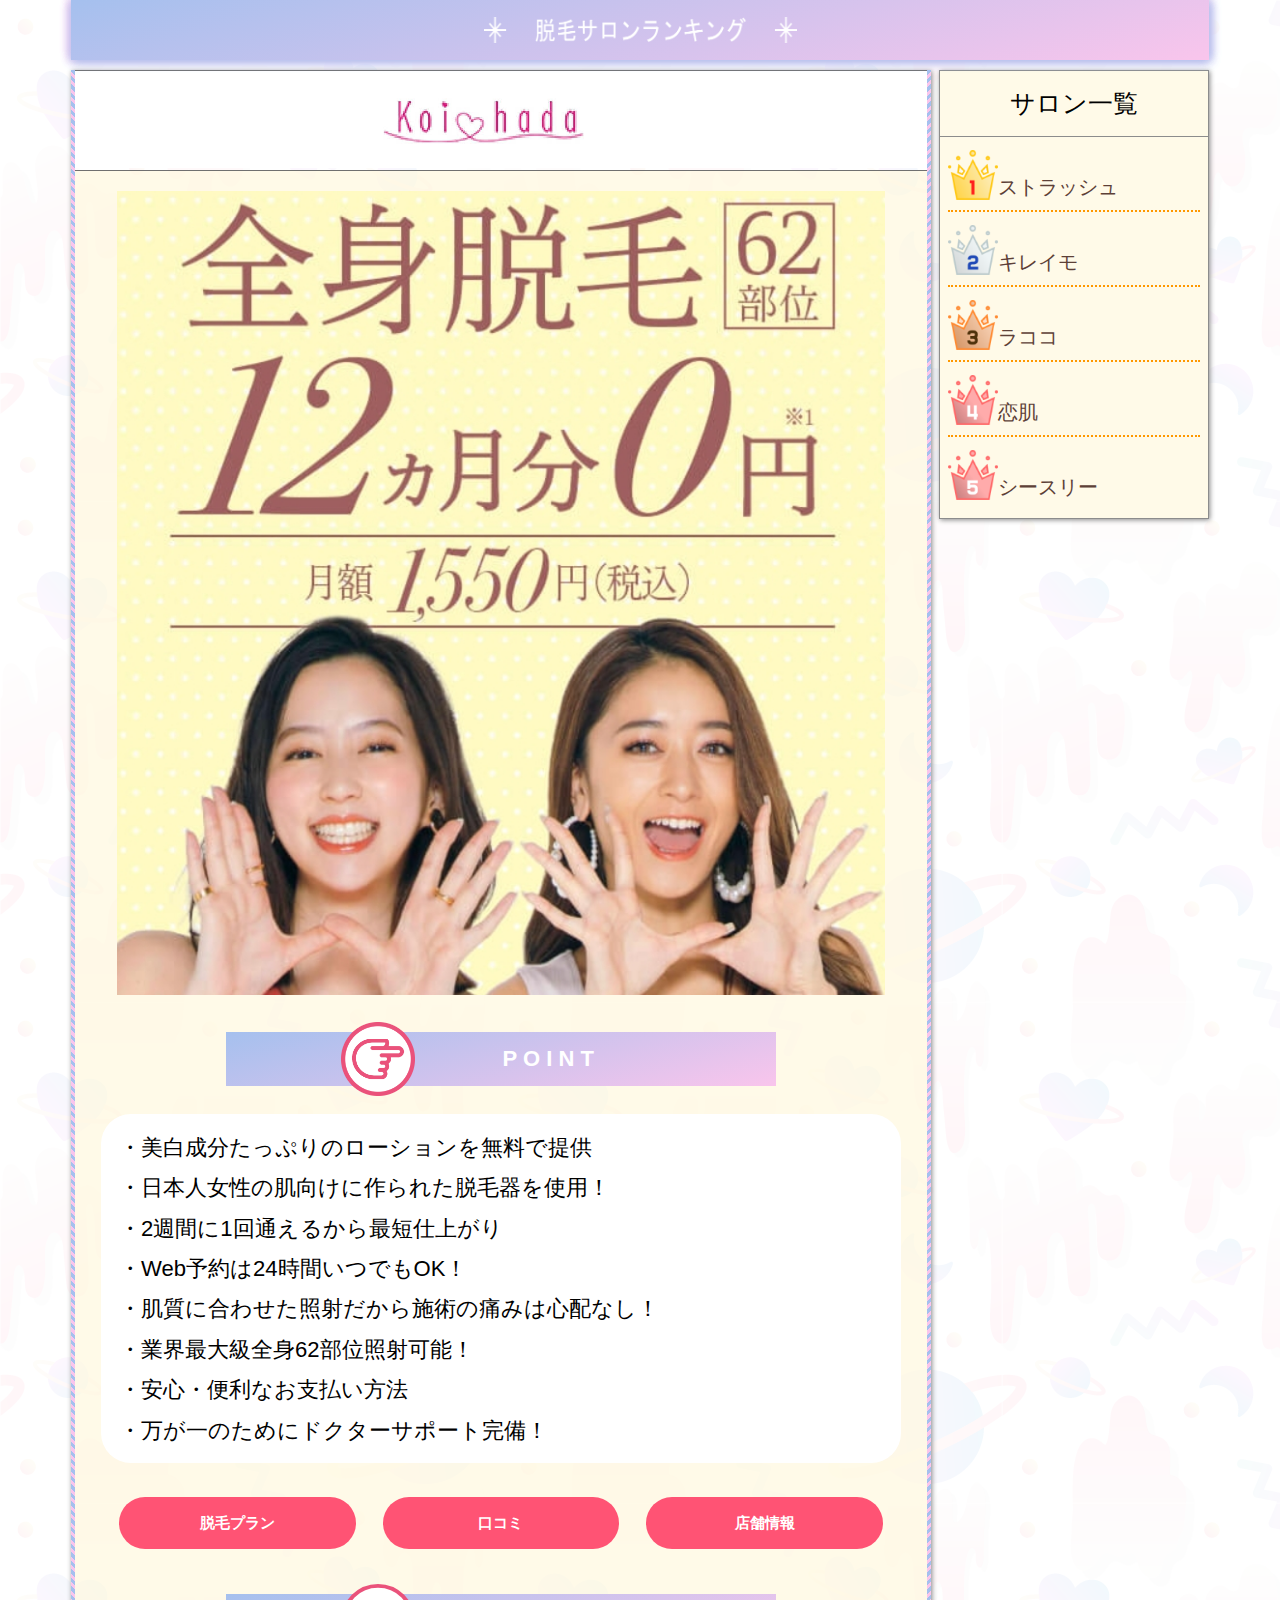
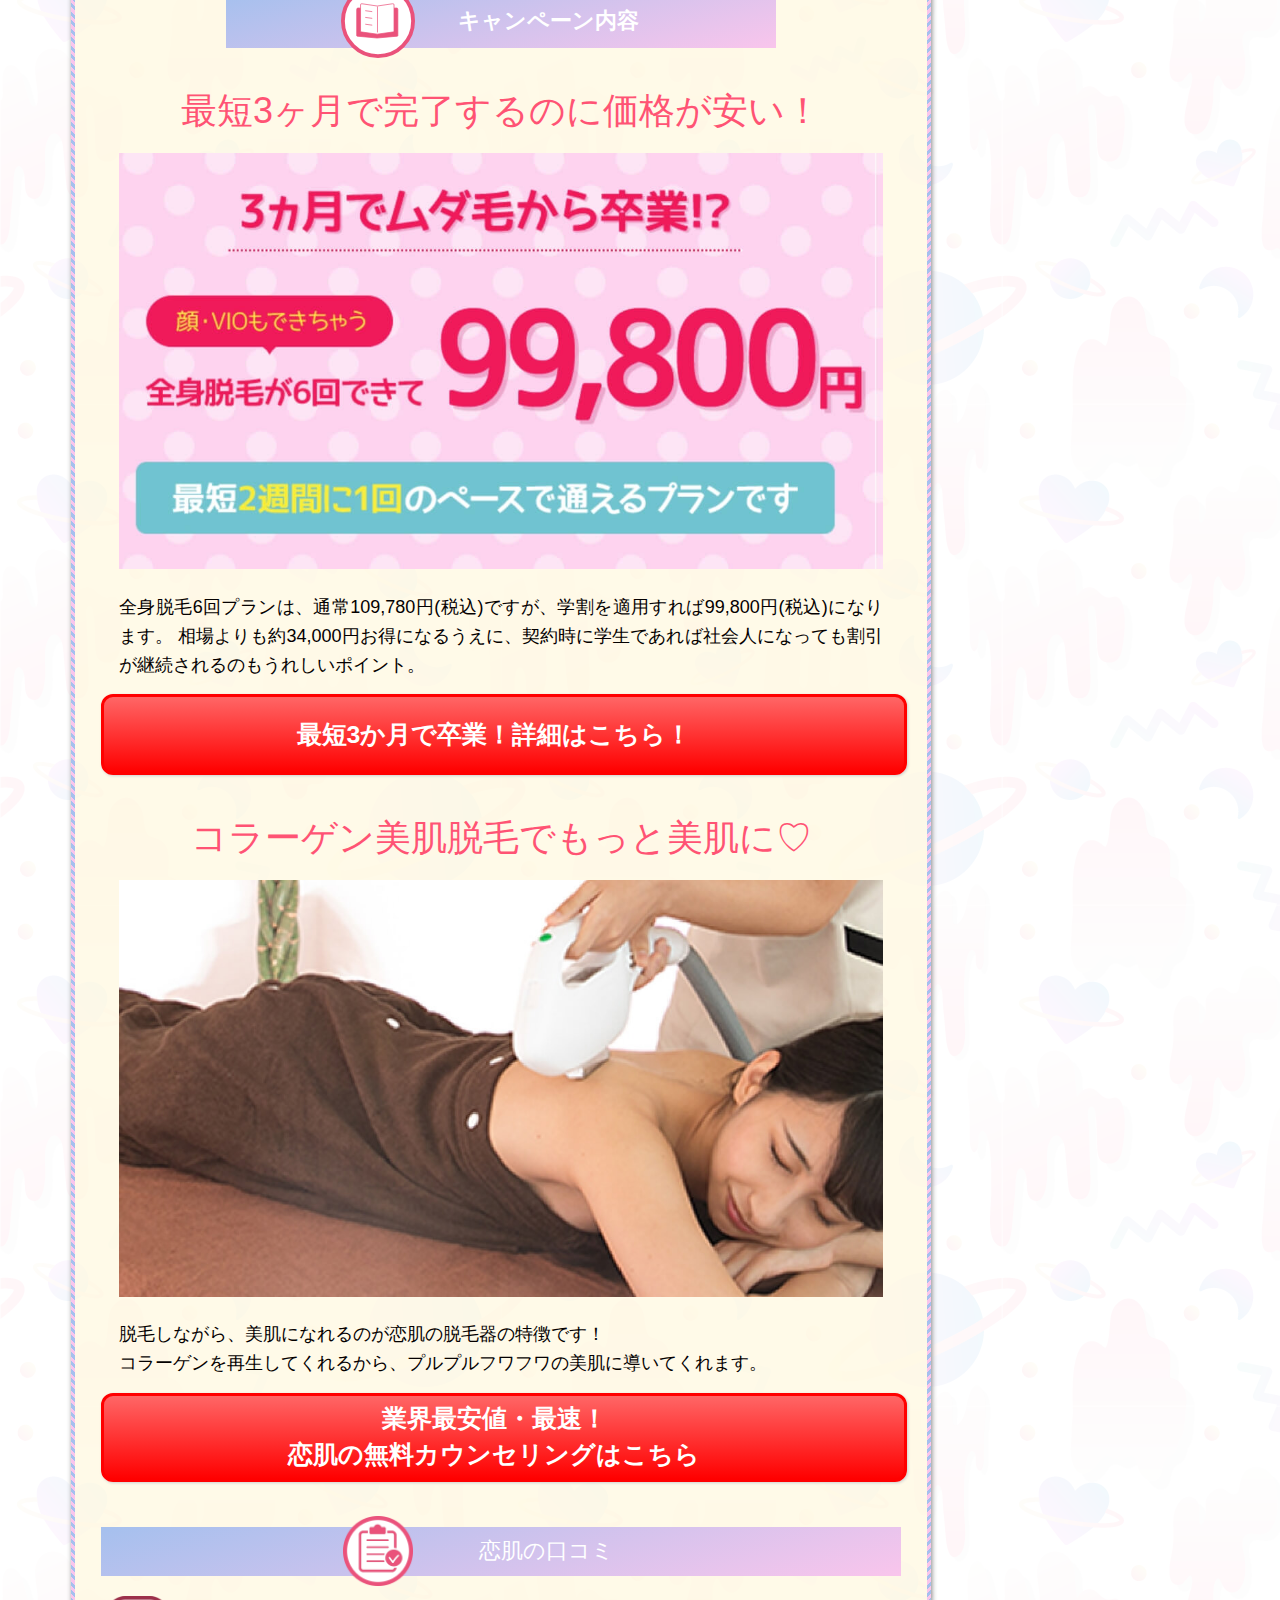
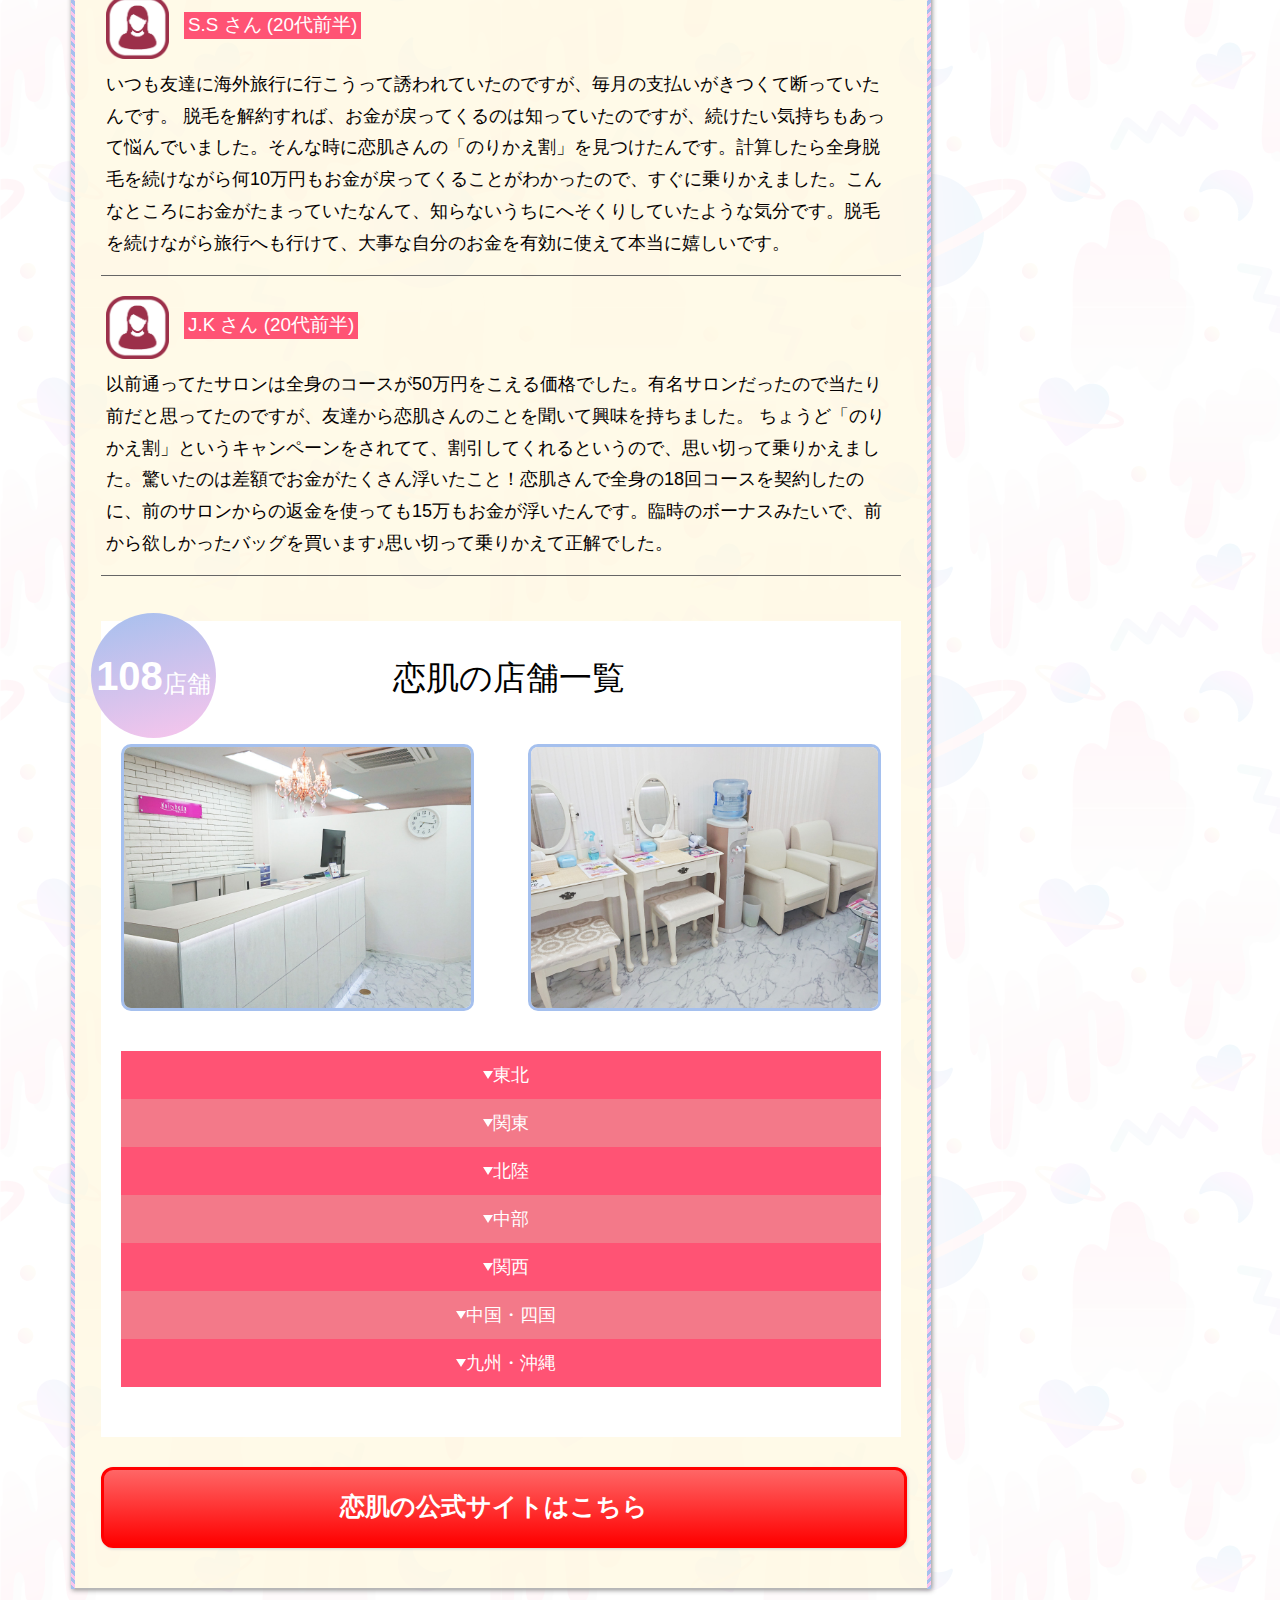
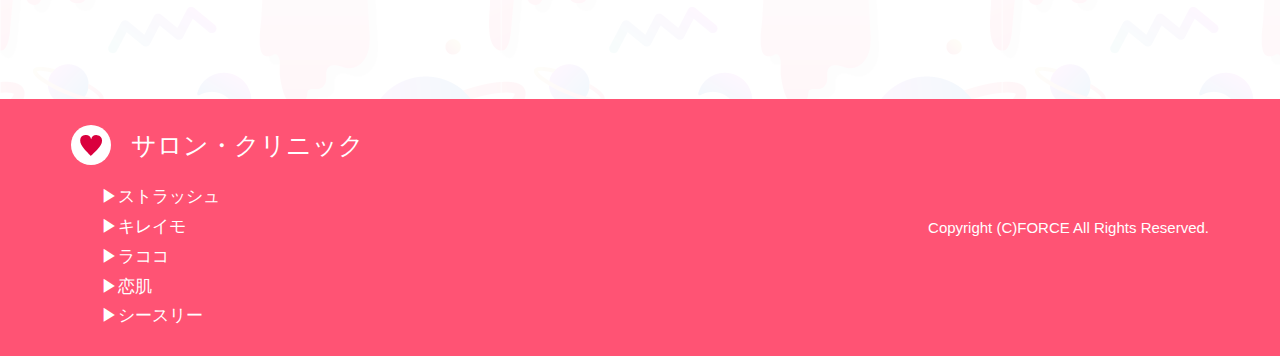
<file: koihada.html>
<!DOCTYPE html>
<html lang="ja" dir="ltr">

<head>
    <meta charset="utf-8">
    <meta name="viewport" content="width=device-width,initial-scale=1">
    <title>脱毛サロンランキング</title>
    <link rel="stylesheet" href="css/reset.css">
    <link rel="stylesheet" href="css/style.css">
    <link rel="stylesheet" href="css/custom.css">
    <link rel="stylesheet" href="css/ea-style.css">
    <!--script src="https://ajax.googleapis.com/ajax/libs/jquery/3.4.1/jquery.min.js"></script-->
</head>

<body>
    <div class="wrapper">
        <header id="header" class="header">
            <div class="headerContainer">
                <a href="index.html">
                    <img src="./img/detail/images/logo.png" alt="" class="mainLogo">
                </a>
            </div>
            <div class="header__img sp">
                <img class="header__open open" src="img/open.svg" alt="">
            </div>
        </header>
        <!-- resHeader 375-->
        <div class="resHeader sp">
            <ul class="resHeader__list">
                <li class="resHeader__item"><a href="stlassh.html" class="resHeader__link" href="#stlassh">ストラッシュ</a></li>
                <li class="resHeader__item"><a href="kireimo.html" class="resHeader__link" href="#lacoco">キレイモ</a></li>
                <li class="resHeader__item"><a href="lacoco.html" class="resHeader__link" href="#musee">ラココ</a></li>
                <li class="resHeader__item"><a href="koihada.html" class="resHeader__link" href="#news">恋肌</a></li>
                <li class="resHeader__item"><a href="c3.html" class="resHeader__link" href="#news">シースリー</a></li>
            </ul>
            <img class="resHeader__close" src="img/close.svg" alt="">
        </div>
        <!-- /resHeader -->
        <div class="mainContainer">
            <div class="wrapperContainer wrapperContainerTop">
                <div class="mainContent">
                    <div class="storeImgTitle">

                        <img src="./img/detail/uploads/2019/10/lg3.jpg">

                    </div>
                    <div class="orangePostContent">
                        <div class="w595">
                            <div class="storeBanner">
                                <a href="https://t.felmat.net/fmcl?ak=Q515X.1.J10976J.N69272S" target="_blank"><img src="./img/detail/uploads/2019/10/恋肌.jpg"></a>
                            </div>

                            <div class="boxTitle2">
                                <div class="productTitle" id="divPlan">
                                    <img src="./img/detail/images/point.png" alt="">
                                    <p>P O I N T</p>
                                </div>
                            </div>

                            <!--div class="boxTitle boxTitleNormal">
                                <img src="./img/detail/images/boxTitle.png">
                                <span>P O I N T</span>
                            </div-->

                            <div class="pointTextDesc">
                                <p>・美白成分たっぷりのローションを無料で提供</p>
                                <p>・日本人女性の肌向けに作られた脱毛器を使用！</p>
                                <p>・2週間に1回通えるから最短仕上がり</p>
                                <p>・Web予約は24時間いつでもOK！</p>
                                <p>・肌質に合わせた照射だから施術の痛みは心配なし！</p>
                                <p>・業界最大級全身62部位照射可能！</p>
                                <p>・安心・便利なお支払い方法</p>
                                <p>・万が一のためにドクターサポート完備！</p>
                            </div>


                            <div class="btnAnchorBlock">
                                <a href="#divPlan">脱毛プラン</a>
                                <a href="#divReview">口コミ</a>
                                <a href="#divInfo">店舗情報</a>
                            </div>
                            <div class="productPlan">
                                <div class="productTitle" id="divPlan">
                                    <img src="./img/detail/images/book.svg" alt="">
                                    <p>キャンペーン内容</p>
                                </div>


                                <div class="orangePostMainContent">
                                    <h3>最短3ヶ月で完了するのに価格が安い！</h3>
                                    <p><img class="alignnone size-full wp-image-196" src="./img/detail/uploads/2019/10/p5.jpg" alt="" width="1116" height="608" srcset="./img/detail/uploads/2019/10/p5.jpg 1116w, ./img/detail/uploads/2019/10/p5-300x163.jpg 300w, ./img/detail/uploads/2019/10/p5-768x418.jpg 768w, ./img/detail/uploads/2019/10/p5-1024x558.jpg 1024w"
                                            sizes="(max-width: 1116px) 100vw, 1116px"></p>
                                    <p> 全身脱毛6回プランは、通常109,780円(税込)ですが、学割を適用すれば99,800円(税込)になります。 相場よりも約34,000円お得になるうえに、契約時に学生であれば社会人になっても割引が継続されるのもうれしいポイント。</p>
                                    <a class="maxbutton-1 maxbutton maxbutton-orangebtn orangeBtn" target="_blank" rel="noopener" href="javascript:void(0);"><span class='mb-text'>最短3か月で卒業！詳細はこちら！</span></a>
                                    <h3>コラーゲン美肌脱毛でもっと美肌に♡</h3>
                                    <p><img class="alignnone size-full wp-image-197" src="./img/detail/uploads/2019/10/p6.jpg" alt="" width="1116" height="608" srcset="./img/detail/uploads/2019/10/p6.jpg 1116w, ./img/detail/uploads/2019/10/p6-300x163.jpg 300w, ./img/detail/uploads/2019/10/p6-768x418.jpg 768w, ./img/detail/uploads/2019/10/p6-1024x558.jpg 1024w"
                                            sizes="(max-width: 1116px) 100vw, 1116px"></p>
                                    <p>脱毛しながら、美肌になれるのが恋肌の脱毛器の特徴です！<br> コラーゲンを再生してくれるから、プルプルフワフワの美肌に導いてくれます。
                                    </p>
                                    <a class="maxbutton-1 maxbutton maxbutton-orangebtn orangeBtn" target="_blank" rel="noopener" href="javascript:void(0);"><span class='mb-text'>業界最安値・最速！<br> 恋肌の無料カウンセリングはこちら</span></a>
                                </div>
                            </div>

                            <div class="productReview">
                                <div class="productTitle" id="divReview">
                                    <img src="./img/detail/images/speaker.png">
                                    <p>恋肌の口コミ</p>
                                </div>
                                <div class="reviewBlock">
                                    <div class="reviewItem">
                                        <div class="userReviews">
                                            <div class="userImg">
                                                <img src="./img/detail/images/user.png" width="100%">
                                            </div>
                                            <div class="userInfo">
                                                <p class="textBg">S.S さん (20代前半)</p>
                                            </div>
                                        </div>
                                        <div class="reviewsDes">
                                            <p>いつも友達に海外旅行に行こうって誘われていたのですが、毎月の支払いがきつくて断っていたんです。 脱毛を解約すれば、お金が戻ってくるのは知っていたのですが、続けたい気持ちもあって悩んでいました。そんな時に恋肌さんの「のりかえ割」を見つけたんです。計算したら全身脱毛を続けながら何10万円もお金が戻ってくることがわかったので、すぐに乗りかえました。こんなところにお金がたまっていたなんて、知らないうちにへそくりしていたような気分です。脱毛を続けながら旅行へも行けて、大事な自分のお金を有効に使えて本当に嬉しいです。
                                            </p>
                                        </div>
                                    </div>
                                    <div class="reviewItem">
                                        <div class="userReviews">
                                            <div class="userImg">
                                                <img src="./img/detail/images/user.png" width="100%">
                                            </div>
                                            <div class="userInfo">
                                                <p class="textBg">J.K さん (20代前半)</p>
                                            </div>
                                        </div>
                                        <div class="reviewsDes">
                                            <p>以前通ってたサロンは全身のコースが50万円をこえる価格でした。有名サロンだったので当たり前だと思ってたのですが、友達から恋肌さんのことを聞いて興味を持ちました。 ちょうど「のりかえ割」というキャンペーンをされてて、割引してくれるというので、思い切って乗りかえました。驚いたのは差額でお金がたくさん浮いたこと！恋肌さんで全身の18回コースを契約したのに、前のサロンからの返金を使っても15万もお金が浮いたんです。臨時のボーナスみたいで、前から欲しかったバッグを買います♪思い切って乗りかえて正解でした。
                                            </p>
                                        </div>
                                    </div>
                                </div>
                            </div>

                            <!--div class="productRecommend">
                                <div class="productTitle">
                                    <div class="productTitleBlock">
                                        <img src="./img/detail/images/face.svg">
                                        <p>こんな人におすすめ</p>
                                    </div>
                                </div>
                                <div class="productRecommendContent">
                                    <p>とにかく安く全身脱毛をはじめたい!</p>
                                    <p>とにかく早く脱毛完了させたい!</p>
                                    <p>脱毛の予約スケジュールを優先して守れる!</p>
                                </div>
                            </div-->

                            <input type="hidden" id="storeUrl" value="https://t.felmat.net/fmcl?ak=Q515X.1.J10976J.N69272S">

                            <div class="storeAddress" id="divInfo">
                                <div class="storeAddressTitle">
                                    <div class="infoTitle">
                                        <div class="totalStore">
                                            <p><span>108</span><small>店舗</small></p>
                                        </div>
                                        恋肌の店舗一覧
                                    </div>
                                </div>
                                <div class="storeAddressImg">
                                    <img src="./img/detail/uploads/2019/10/salon_img01_koihada.jpg">
                                    <img src="./img/detail/uploads/2019/10/salon_img03_koihada.jpg">
                                </div>



                                <div class="accordionStore">
                                    <style type="text/css">
                                        #sp-ea-212 .spcollapsing {
                                            height: 0;
                                            overflow: hidden;
                                            transition-property: height;
                                            transition-duration: 500ms;
                                        }
                                        
                                        .sp-easy-accordion iframe {
                                            width: 100%;
                                        }
                                        
                                        #sp-ea-212.sp-easy-accordion .sp-ea-single {
                                            border: 1px solid #e2e2e2;
                                        }
                                        
                                        #sp-ea-212.sp-easy-accordion .sp-ea-single .ea-header a {
                                            color: #444;
                                        }
                                        
                                        #sp-ea-212.sp-easy-accordion .sp-ea-single .ea-body {
                                            background: #fff;
                                            color: #444;
                                        }
                                        
                                        #sp-ea-212.sp-easy-accordion .sp-ea-single {
                                            background: #eee;
                                        }
                                        
                                        #sp-ea-212.sp-easy-accordion .sp-ea-single .ea-header a .ea-expand-icon.fa {
                                            float: left;
                                            color: #444;
                                            font-size: 16px;
                                        }
                                    </style>
                                    <div id="sp-ea-212" class="sp-ea-one sp-easy-accordion" data-ex-icon="fa-minus" data-col-icon="fa-plus" data-ea-active="ea-click" data-ea-mode="vertical" data-preloader="">
                                        <!--div class="ea-card ea-expand sp-ea-single">
                                            <h3 class="ea-header"><a class="collapsed" data-sptoggle="spcollapse" data-sptarget="#collapse2120" href=""><i class="ea-expand-icon fa fa-minus"></i> 北海道</a></h3>
                                            <div class="sp-collapse spcollapse collapsed" id="collapse2120" data-parent="#sp-ea-212">
                                                <div class="ea-body">
                                                    <p><strong>札幌駅前店</strong><br> 札幌市中央区北1条西3-2-5 北尾ビル7F</p>
                                                </div>
                                            </div>
                                        </div-->
                                        <div class="ea-card  sp-ea-single">
                                            <h3 class="ea-header"><a class="collapsed" data-sptoggle="spcollapse" data-sptarget="#collapse2121" href=""><i class="ea-expand-icon fa fa-plus"></i> 東北</a></h3>
                                            <div class="sp-collapse spcollapse " id="collapse2121" data-parent="#sp-ea-212">
                                                <div class="ea-body">
                                                    <p><strong>キレミカ 青森店</strong><br> 青森市安方2丁目5-10 やまげんビル5階</p>
                                                    <p><strong>キレミカ 八戸店</strong><br> 八戸市廿六日町60-2 city side26 2F</p>
                                                    <p><strong>キレミカ 盛岡店</strong><br> 盛岡市中央通2丁目11-8 箱石ビル3F</p>
                                                    <p><strong>仙台店</strong><br> 仙台市青葉区中央2-6-37 中央レントビル4階</p>
                                                    <p><strong>キレミカ 名取店</strong><br> 名取市増田3-3-17 エクセレンスMARUZEN805</p>
                                                    <p><strong>キレミカ 秋田店</strong><br> 秋田市手形字蛇野9-2 ベレットビル2A</p>
                                                    <p><strong>郡山店</strong><br> 郡山市中町15-9 増子中町ビル3F</p>
                                                    <p><strong>キレミカ いわき店</strong><br> いわき市小名浜下神白武城15-1
                                                    </p>
                                                    <p><strong>キレミカ 会津若松店</strong><br> 会津若松市中町4-33 平ちゃんビル地下1階</p>
                                                </div>
                                            </div>
                                        </div>
                                        <div class="ea-card  sp-ea-single">
                                            <h3 class="ea-header"><a class="collapsed" data-sptoggle="spcollapse" data-sptarget="#collapse2122" href=""><i class="ea-expand-icon fa fa-plus"></i> 関東</a></h3>
                                            <div class="sp-collapse spcollapse " id="collapse2122" data-parent="#sp-ea-212">
                                                <div class="ea-body">
                                                    <p><strong>新宿南口店</strong><br> 新宿区西新宿1-18-6 新宿須田ビル6F</p>
                                                    <p><strong>新宿西口店</strong><br> 新宿区西新宿1-12-10 八洋ビル3F</p>
                                                    <p><strong>渋谷神南店</strong><br> 渋谷区神南1-10-7 第2工業ビル3階</p>
                                                    <p><strong>原宿表参道店</strong><br> 渋谷区神宮前1-14-34 FPG links HARAJUKU 5F</p>
                                                    <p><strong>銀座店</strong><br> 中央区銀座3-3-7 サカイリ9ビル3F</p>
                                                    <p><strong>池袋東口店</strong><br> 豊島区東池袋1-15-1 菱山ビル6F</p>
                                                    <p><strong>池袋西口店</strong><br> 豊島区西池袋3-29-14 一平ビル5F</p>
                                                    <p><strong>恵比寿店</strong><br> 渋谷区恵比寿西1-21-5 WEST21ビル4階</p>
                                                    <p><strong>自由が丘店</strong><br> 目黒区自由が丘2-11-5 自由が丘ミドリビル6階</p>
                                                    <p><strong>吉祥寺店</strong><br> 武蔵野市吉祥寺南町2-4-3 劇団前進座ビル401</p>
                                                    <p><strong>立川駅南口店</strong><br> 立川市柴崎町2-1-5 立川龍生堂ビル3階</p>
                                                    <p><strong>上野店</strong><br> 台東区上野4-5-5 アクティオーレ上野5階</p>
                                                    <p><strong>町田店</strong><br> 町田市中町1-3-2 シェル都I 2F</p>
                                                    <p><strong>八王子店</strong><br> 八王子市明神町2-26-9 MZビル3階</p>
                                                    <p><strong>キレミカ 亀戸店</strong><br> 江東区亀戸5-15-1 フォーラムフカワ2F</p>
                                                    <p><strong>キレミカ 練馬駅前店</strong><br> 練馬区練馬1-19-2 Nerikita bldg 201</p>
                                                    <p><strong>横浜西口プレミアム店</strong><br> 横浜市西区南幸2-6-2 i building 4F</p>
                                                    <p><strong>川崎駅前店</strong><br> 川崎市川崎区日進町1番地 川崎日航ホテル3F</p>
                                                    <p><strong>湘南藤沢店</strong><br> 藤沢市鵠沼橘1-1-4 藤沢セントラルビル6階</p>
                                                    <p><strong>キレミカ 小田原駅前店</strong><br> 小田原市本町2-2-4 アーバンビュー本町302号室</p>
                                                    <p><strong>キレミカ 小田原栢山店</strong><br> 小田原市曽比1708 ブラン・アール203号室</p>
                                                    <p><strong>キレミカ 秦野店</strong><br> 秦野市北矢名1309-1 ハレクラニ303</p>
                                                    <p><strong>千葉店</strong><br> 千葉市中央区富士見2-8-14 エキニア千葉7F</p>
                                                    <p><strong>柏店</strong><br> 柏市柏1-1-8 かまやビル3階</p>
                                                    <p><strong>キレミカ 東船橋駅前店</strong><br> 船橋市東船橋4-30-8 サンビレッジ203号室</p>
                                                    <p><strong>キレミカ 佐倉店</strong><br> 佐倉市表町3-12-1 サクラビル2階1号室</p>
                                                    <p><strong>キレミカ 木更津店</strong><br> 木更津市大和2-1-1 大和センタービル4階</p>
                                                    <p><strong>キレミカ 成田店</strong><br> 成田市吉倉262-7 一心ビル1号室</p>
                                                    <p><strong>大宮店</strong><br> さいたま市大宮区大門町2-109 大越ビル3F</p>
                                                    <p><strong>キレミカ 越谷店</strong><br> 越谷市南越谷1-13-10 伊藤ビル3階</p>
                                                    <p><strong>宇都宮店</strong><br> 宇都宮市伝馬町2-10 宇都宮プライムビル2階</p>
                                                    <p><strong>高崎店</strong><br> 高崎市八島町17番地 石井ビル5F-B</p>
                                                    <p><strong>キレミカ つくば学園の森店</strong><br> つくば市学園の森1-19-9 エクセルシア204</p>
                                                    <p><strong>キレミカ 水戸店</strong><br> 水戸市桜川2-1-21 クレオ1ビル3階</p>
                                                    <p><strong>キレミカ つくば東店</strong><br> つくば市東2-31-9 巴ビルE号室</p>
                                                    <p><strong>キレミカ 日立店</strong><br> 日立市東金沢町1丁目12-20
                                                    </p>
                                                </div>
                                            </div>
                                        </div>
                                        <div class="ea-card  sp-ea-single">
                                            <h3 class="ea-header"><a class="collapsed" data-sptoggle="spcollapse" data-sptarget="#collapse2123" href=""><i class="ea-expand-icon fa fa-plus"></i> 北陸</a></h3>
                                            <div class="sp-collapse spcollapse " id="collapse2123" data-parent="#sp-ea-212">
                                                <div class="ea-body">
                                                    <p><strong>新潟店</strong><br> 新潟市中央区弁天2-1-1 弁天ビル9F</p>
                                                    <p><strong>キレミカ 上越高田店</strong><br> 新潟県上越市北城町3丁目14-26
                                                    </p>
                                                    <p><strong>金沢駅前店</strong><br> 金沢市本町1-6-1 やわらぎ金沢1F</p>
                                                </div>
                                            </div>
                                        </div>
                                        <div class="ea-card  sp-ea-single">
                                            <h3 class="ea-header"><a class="collapsed" data-sptoggle="spcollapse" data-sptarget="#collapse2124" href=""><i class="ea-expand-icon fa fa-plus"></i> 中部</a></h3>
                                            <div class="sp-collapse spcollapse " id="collapse2124" data-parent="#sp-ea-212">
                                                <div class="ea-body">
                                                    <p><strong>名古屋栄店</strong><br> 名古屋市中区栄3-32-24 コジマテントビル3F</p>
                                                    <p><strong>名古屋駅前店</strong><br> 名古屋市中村区名駅4-2-9 名駅クリスタルビル7F</p>
                                                    <p><strong>豊田店</strong><br> 豊田市西町5-2-1 MKビル3F</p>
                                                    <p><strong>岡崎店</strong><br> 岡崎市明大寺町字川端19-13 山七東岡崎ビル203</p>
                                                    <p><strong>豊橋店</strong><br> 豊橋市萱町20-6 萱町ビル20</p>
                                                    <p><strong>キレミカ 春日井勝川店</strong><br> 春日井市旭町1-6 ままま勝川2階</p>
                                                    <p><strong>キレミカ 江南店</strong><br> 江南市古知野町千丸20-1 レジデンス吉野1階</p>
                                                    <p><strong>静岡店</strong><br> 静岡市葵区伝馬町5-3 エイティビル4F</p>
                                                    <p><strong>浜松店</strong><br> 浜松市中区鍛冶町140-2 M’s dream XI 7F</p>
                                                    <p><strong>キレミカ 沼津店</strong><br> 沼津市新宿町7-2 石田ビル2F</p>
                                                    <p><strong>キレミカ 沼津プリモ店</strong><br> 沼津市錦町679-1 DOORS沼津錦町A</p>
                                                    <p><strong>岐阜店</strong><br> 岐阜市長住町2-1 こんぱるビル4F</p>
                                                    <p><strong>四日市店</strong><br> 四日市市安島1-2-5 パークサイドビル3F東</p>
                                                </div>
                                            </div>
                                        </div>
                                        <div class="ea-card  sp-ea-single">
                                            <h3 class="ea-header"><a class="collapsed" data-sptoggle="spcollapse" data-sptarget="#collapse2125" href=""><i class="ea-expand-icon fa fa-plus"></i> 関西</a></h3>
                                            <div class="sp-collapse spcollapse " id="collapse2125" data-parent="#sp-ea-212">
                                                <div class="ea-body">
                                                    <p><strong>梅田プレミアム店</strong><br> 大阪市北区曽根崎2-15-24 曽根崎東ビルディング7階</p>
                                                    <p><strong>梅田茶屋町店</strong><br> 大阪市北区茶屋町6-20 吉田茶屋町ビル 4階</p>
                                                    <p><strong>心斎橋店</strong><br> 大阪市中央区西心斎橋2-1-13 御津ビル402</p>
                                                    <p><strong>なんば店</strong><br> 大阪市中央区難波千日前8-12 ショッププランナー国際東ビル6階</p>
                                                    <p><strong>天王寺店</strong><br> 大阪市天王寺区悲田院町9-20 阿倍野橋ビル8階</p>
                                                    <p><strong>堺東駅前店</strong><br> 堺市堺区北瓦町2-3-8 堺東北條第2ビル 4F</p>
                                                    <p><strong>キレミカ 貝塚店</strong><br> 貝塚市東山1-24-3
                                                    </p>
                                                    <p><strong>キレミカ 貝塚プレミアム店</strong><br> 貝塚市東山1丁目11-2
                                                    </p>
                                                    <p><strong>河原町店</strong><br> 京都市中京区米屋町391番地 河原町ニュー・トーキョービル9F</p>
                                                    <p><strong>四条烏丸店</strong><br> 京都市下京区立売西町76番地3 四条高倉大西ビル5階</p>
                                                    <p><strong>神戸三宮店</strong><br> 神戸市中央区八幡通4-2-9 フラワーロードビル1001</p>
                                                    <p><strong>三宮プレミアム店</strong><br> 神戸市中央区加納町6-6-3 摩耶松本ビル3F</p>
                                                    <p><strong>キレミカ 西宮店</strong><br> 西宮市高松町11-3 新光ビル2F</p>
                                                </div>
                                            </div>
                                        </div>
                                        <div class="ea-card  sp-ea-single">
                                            <h3 class="ea-header"><a class="collapsed" data-sptoggle="spcollapse" data-sptarget="#collapse2126" href=""><i class="ea-expand-icon fa fa-plus"></i> 中国・四国</a></h3>
                                            <div class="sp-collapse spcollapse " id="collapse2126" data-parent="#sp-ea-212">
                                                <div class="ea-body">
                                                    <p><strong>岡山駅前店</strong><br> 岡山市北区野田屋町1-7-15 BLD.Y 1・2F</p>
                                                    <p><strong>広島店</strong><br> 広島市中区紙屋町2丁目2-6 紙屋町イワミビル5階B</p>
                                                    <p><strong>福山店</strong><br> 福山市元町7-8 元町ビル2階</p>
                                                    <p><strong>キレミカ 山口店</strong><br> 山口市今井町6-14
                                                    </p>
                                                    <p><strong>キレミカ 下関店</strong><br> 下関市伊倉新町4-1-33 ラセーヌFP202</p>
                                                    <p><strong>キレミカ 徳山店</strong><br> 周南市本町1丁目28 辻ビル3F</p>
                                                    <p><strong>キレミカ 宇部店</strong><br> 宇部市西宇部南3-3-5 ミハルビル201</p>
                                                    <p><strong>松江店</strong><br> 島根県松江市朝日町462-1 メゾン・ブランシュ2F</p>
                                                    <p><strong>キレミカ 丸亀店</strong><br> 丸亀市川西町南1280-1 フジグラン丸亀 バッハ棟1F</p>
                                                    <p><strong>松山店</strong><br> 松山市湊町5-4-2 健勝ビル3階</p>
                                                    <p><strong>高知店</strong><br> 高知市帯屋町1-13-23 アベニュービル3階</p>
                                                </div>
                                            </div>
                                        </div>
                                        <div class="ea-card  sp-ea-single">
                                            <h3 class="ea-header"><a class="collapsed" data-sptoggle="spcollapse" data-sptarget="#collapse2127" href=""><i class="ea-expand-icon fa fa-plus"></i> 九州・沖縄</a></h3>
                                            <div class="sp-collapse spcollapse " id="collapse2127" data-parent="#sp-ea-212">
                                                <div class="ea-body">
                                                    <p><strong>福岡天神店</strong><br> 福岡市中央区大名1-12-49 バルビゾン102 4F</p>
                                                    <p><strong>博多駅前店</strong><br> 福岡市博多区博多駅前3-23-17 第2福岡ONビル 4F</p>
                                                    <p><strong>香椎駅前店</strong><br> 福岡市東区香椎駅前1-17-43 ベリタスビル3F</p>
                                                    <p><strong>春日原店</strong><br> 春日市春日原東町1-23 第2田島ビル1F</p>
                                                    <p><strong>小倉駅前店</strong><br> 北九州市小倉北区船場町3-5 ファッションビル船場201</p>
                                                    <p><strong>キレミカ 柳川店</strong><br> 柳川市三橋町下百町6-8 中央ビルII201</p>
                                                    <p><strong>キレミカ 佐賀駅前店</strong><br> 佐賀市駅前中央1-9-4 サンラインビル4F</p>
                                                    <p><strong>長崎店</strong><br> 長崎市万屋町6-40 ビバシティ観光通り2F</p>
                                                    <p><strong>佐世保店</strong><br> 佐世保市下京町9-13 DKビルII 3階</p>
                                                    <p><strong>熊本下通店</strong><br> 熊本市中央区下通り1-10-28 栃原ビル3F</p>
                                                    <p><strong>キレミカ 荒尾店</strong><br> 荒尾市増永2867-41 グランビア105号</p>
                                                    <p><strong>キレミカ 八代店</strong><br> 八代市田中西町5-13-2 南栄ビル1</p>
                                                    <p><strong>大分駅前店</strong><br> 大分市中央町1-1-20 ニューガイア大分駅前BLDG. 5F</p>
                                                    <p><strong>明野店</strong><br> 大分市明野北5-4-8 明野マルビル2F</p>
                                                    <p><strong>宮崎店</strong><br> 宮崎市橘通東3-6-19 宮崎EST2ビル401</p>
                                                    <p><strong>キレミカ 延岡店</strong><br> 延岡市東本小路6番地5 103号</p>
                                                    <p><strong>鹿児島天文館店</strong><br> 鹿児島市中町4-19 SKFcore2ビル3F</p>
                                                    <p><strong>鹿児島プレミアム店</strong><br> 鹿児島市東千石町11-12 天文館ORDビル2階</p>
                                                    <p><strong>キレミカ 鹿屋店</strong><br> 鹿屋市西原4丁目12-15 エスポワール樹100号</p>
                                                    <p><strong>キレミカ 那覇おもろまち店</strong><br> 那覇市おもろまち4丁目6-19 FLEXおもろまち403</p>
                                                </div>
                                            </div>
                                        </div>
                                    </div>
                                </div>
                            </div>

                            <a class="maxbutton-1 maxbutton maxbutton-orangebtn orangeBtn" target="_blank" href=""><span class="mb-text">恋肌の公式サイトはこちら</span></a>

                        </div>
                    </div>

                </div>

            </div>
            <div class="sidecolumnContainer">
                <div class="sideColumnList">サロン一覧</div>
                <div class="sidecolumnContainer__ranking">
                    <div><a href="stlassh.html">ストラッシュ</a></div>
                    <div><a href="kireimo.html">キレイモ</a></div>
                    <div><a href="lacoco.html">ラココ</a></div>
                    <div><a href="koihada.html">恋肌</a></div>
                    <div><a href="c3.html">シースリー</a></div>
                </div>
            </div>
        </div>
    </div>


    <!-- footer -->
    <footer>
        <div class="footer_width">
            <div class="footerContainer">
                <div class="footerMenuTitle">
                    <p>サロン・クリニック</p>
                </div>
                <ul>
                    <li><a href="stlassh.html">▶︎ストラッシュ</a></li>
                    <li><a href="kireimo.html">▶︎キレイモ</a></li>
                    <li><a href="lacoco.html">▶︎ラココ</a></li>
                    <li><a href="koihada.html">▶︎恋肌</a></li>
                    <li><a href="c3.html">▶︎シースリー</a></li>
                </ul>
            </div>
            <div class="cpyr">
                <p>Copyright (C)FORCE All Rights Reserved.</p>
            </div>
        </div>
    </footer>
    <!-- /footer -->
    <!-- hamburger button -->
    <div class="hamburger">
        <div class="bar1"></div>
        <div class="bar2"></div>
        <div class="bar3"></div>
    </div>
    <!-- /hamburger button -->

    <script type="text/javascript" src="js/jquery-3.6.0.min.js" defer></script>
    <script type="text/javascript" src="js/subscript.js" defer></script>
    <script type="text/javascript" src="js/ea-script.js" defer></script>
    <script type="text/javascript" src="js/collapse.min.js" defer></script>
</body>

</html>
</file>
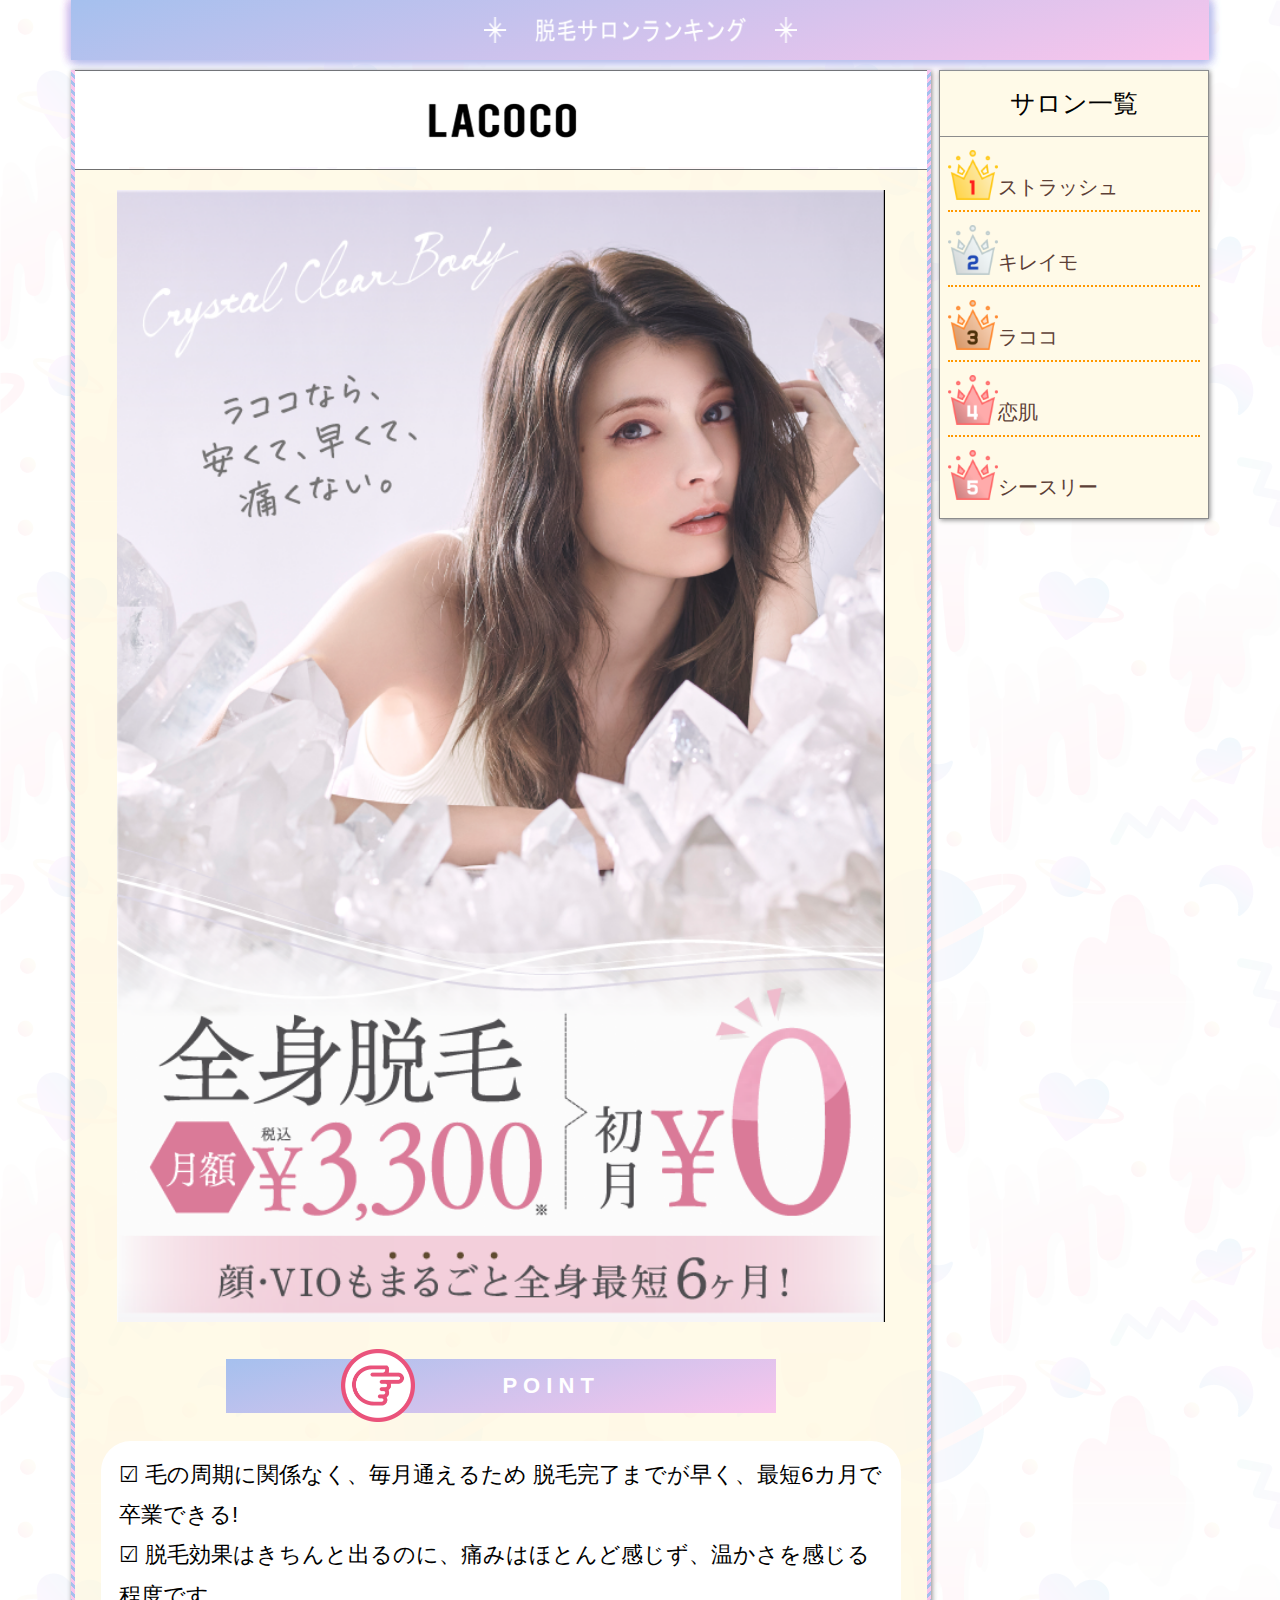
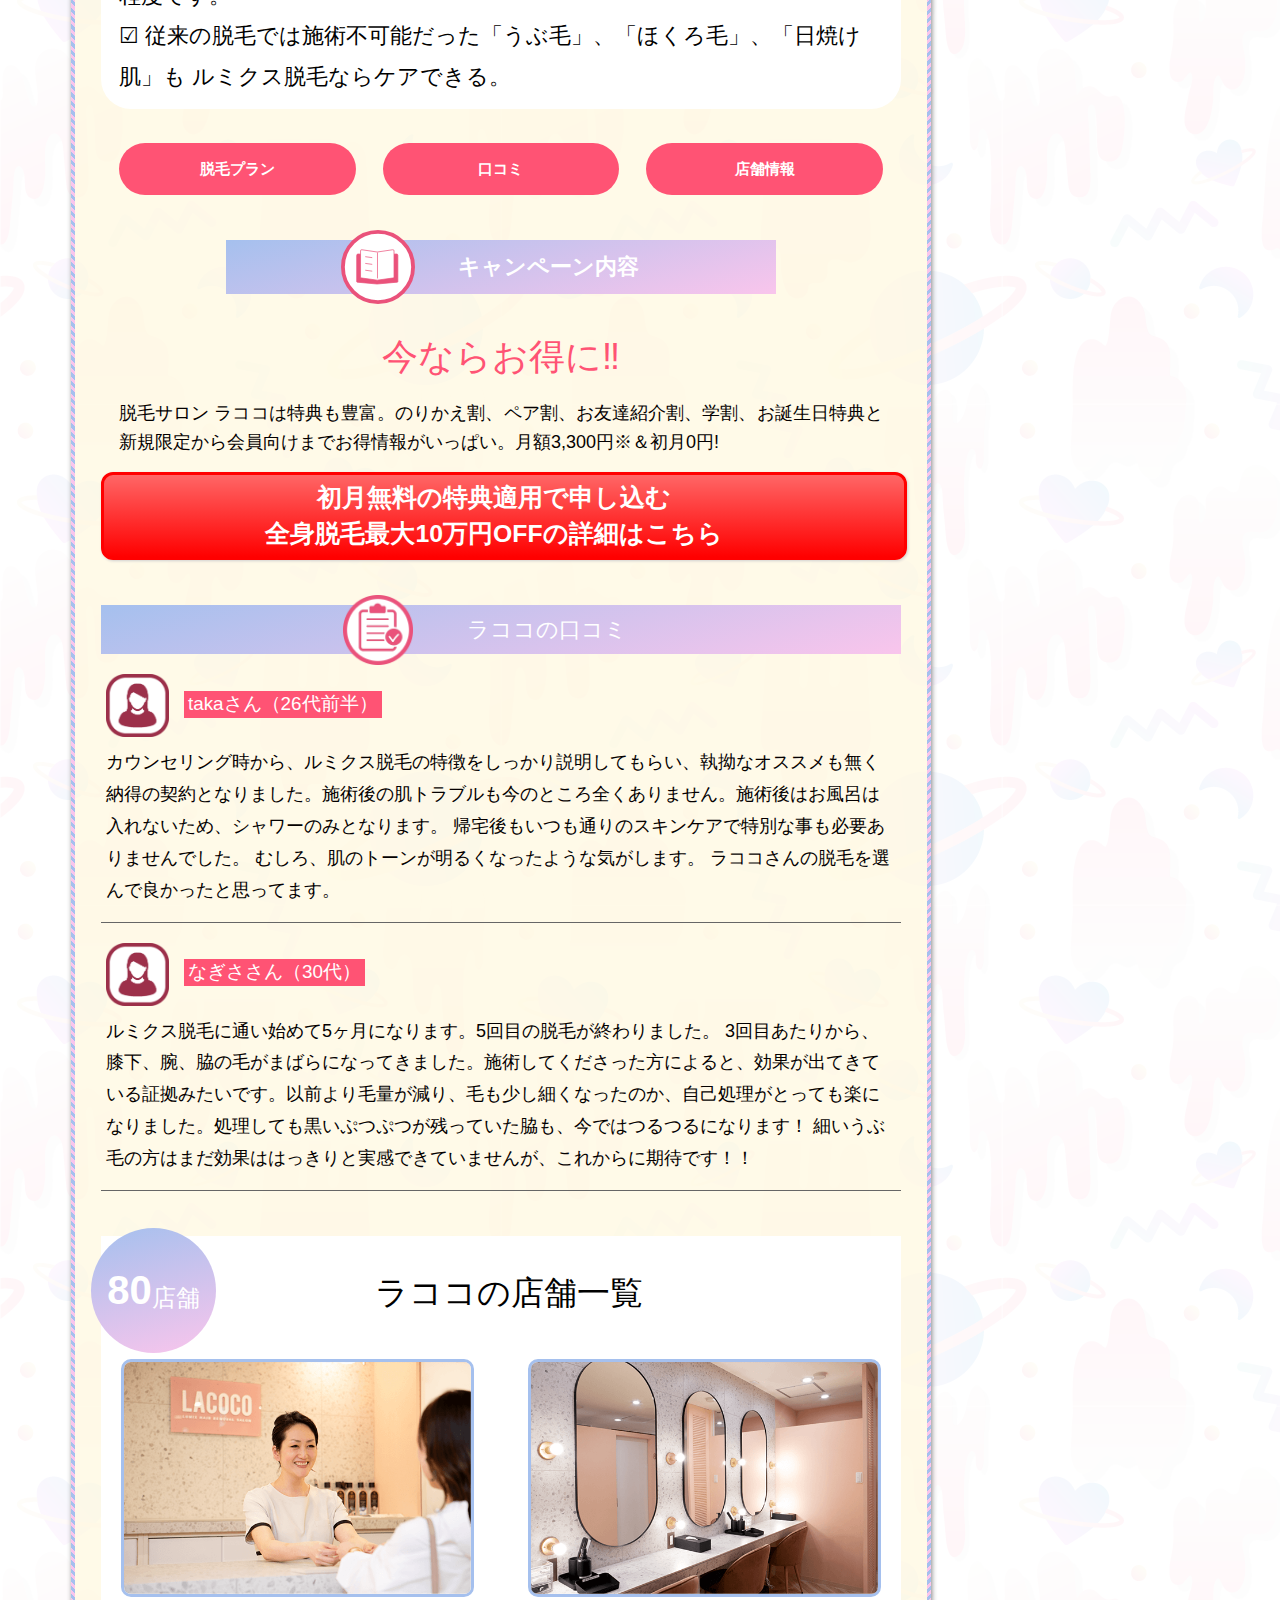
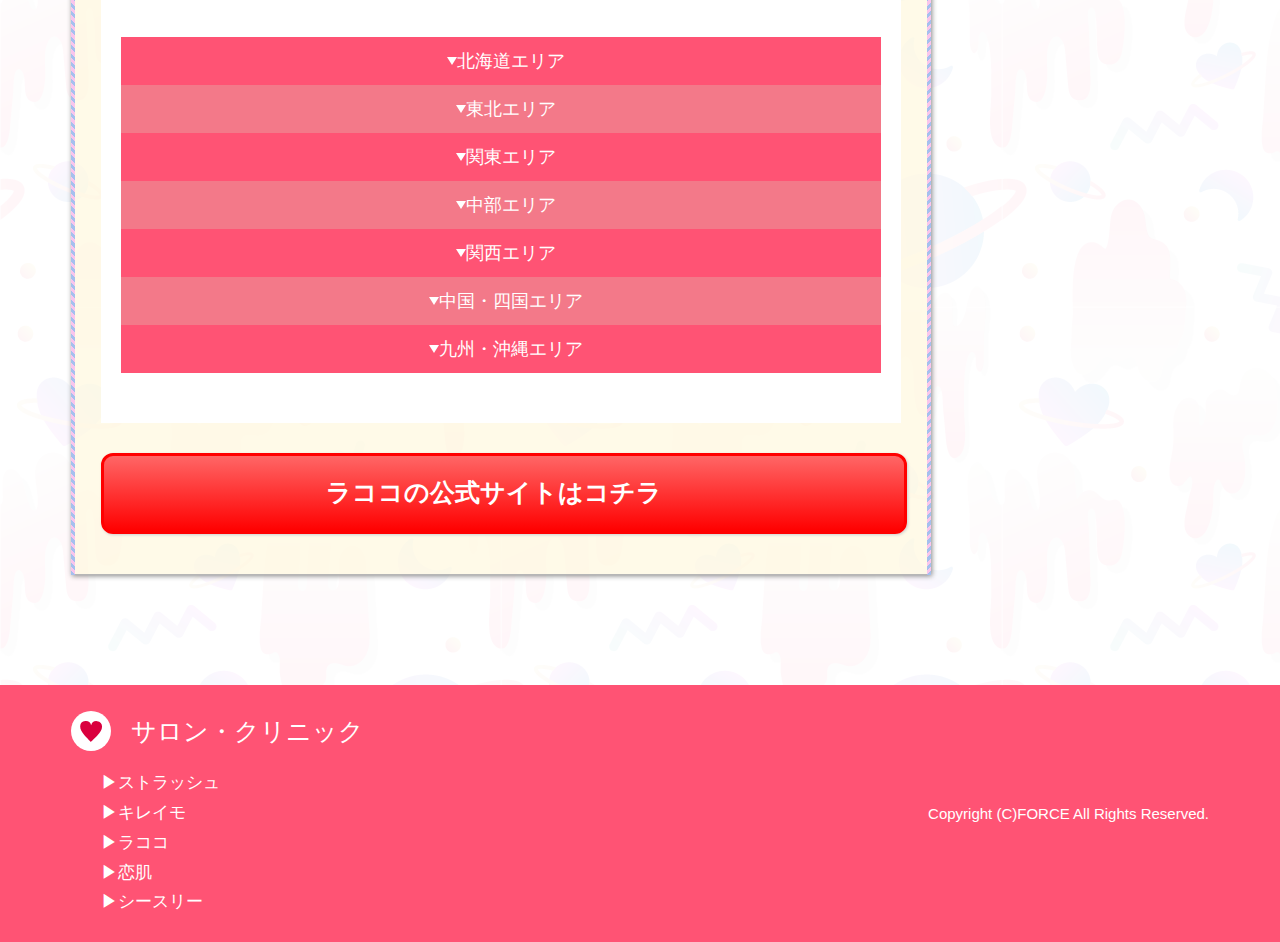
<file: lacoco.html>
<!DOCTYPE html>
<html lang="ja" dir="ltr">

<head>
    <meta charset="utf-8">
    <meta name="viewport" content="width=device-width,initial-scale=1">
    <title>脱毛サロンランキング</title>
    <link rel="stylesheet" href="css/reset.css">
    <link rel="stylesheet" href="css/style.css">
    <link rel="stylesheet" href="css/custom.css">
    <link rel="stylesheet" href="css/ea-style.css">
    <!--script src="https://ajax.googleapis.com/ajax/libs/jquery/3.4.1/jquery.min.js"></script-->
</head>

<body>
    <div class="wrapper">
        <header id="header" class="header">
            <div class="headerContainer">
                <a href="index.html">
                    <img src="./img/detail/images/logo.png" alt="" class="mainLogo">
                </a>
            </div>
            <div class="header__img sp">
                <img class="header__open open" src="img/open.svg" alt="">
            </div>
        </header>
        <!-- resHeader 375-->
        <div class="resHeader sp">
            <ul class="resHeader__list">
                <li class="resHeader__item"><a href="stlassh.html" class="resHeader__link" href="#stlassh">ストラッシュ</a></li>
                <li class="resHeader__item"><a href="kireimo.html" class="resHeader__link" href="#lacoco">キレイモ</a></li>
                <li class="resHeader__item"><a href="lacoco.html" class="resHeader__link" href="#musee">ラココ</a></li>
                <li class="resHeader__item"><a href="koihada.html" class="resHeader__link" href="#news">恋肌</a></li>
                <li class="resHeader__item"><a href="c3.html" class="resHeader__link" href="#news">シースリー</a></li>
            </ul>
            <img class="resHeader__close" src="img/close.svg" alt="">
        </div>
        <!-- /resHeader -->
        <div class="mainContainer">
            <div class="wrapperContainer wrapperContainerTop">
                <div class="mainContent">
                    <div class="storeImgTitle">

                        <img src="../img/detail/uploads/2021/05/lacoco.png">

                    </div>
                    <div class="orangePostContent">
                        <div class="w595">
                            <div class="storeBanner">
                                <a href="https://la-coco.com/lp/sin_m3_120201/?argument=ZSbMdhQH&dmai=CL_LC_FI10_fce01" target="_blank"><img src="./img/detail/uploads/2021/05/main-e1623062679839.png"></a>
                            </div>

                            <div class="boxTitle2">
                                <div class="productTitle" id="divPlan">
                                    <img src="./img/detail/images/point.png" alt="">
                                    <p>P O I N T</p>
                                </div>
                            </div>

                            <!--div class="boxTitle boxTitleNormal">
                                <img src="./img/detail/images/boxTitle.png">
                                <span>P O I N T</span>
                            </div-->

                            <div class="pointTextDesc">
                                <p>☑ 毛の周期に関係なく、毎月通えるため 脱毛完了までが早く、最短6カ月で卒業できる!
                                    <br> ☑ 脱毛効果はきちんと出るのに、痛みはほとんど感じず、温かさを感じる程度です。
                                    <br> ☑ 従来の脱毛では施術不可能だった「うぶ毛」、「ほくろ毛」、「日焼け肌」も ルミクス脱毛ならケアできる。
                                </p>
                            </div>


                            <div class="btnAnchorBlock">
                                <a href="#divPlan">脱毛プラン</a>
                                <a href="#divReview">口コミ</a>
                                <a href="#divInfo">店舗情報</a>
                            </div>
                            <div class="productPlan">
                                <div class="productTitle" id="divPlan">
                                    <img src="./img/detail/images/book.svg" alt="">
                                    <p>キャンペーン内容</p>
                                </div>


                                <div class="orangePostMainContent">
                                    <h3>今ならお得に‼</h3>
                                    <p>脱毛サロン ラココは特典も豊富。のりかえ割、ペア割、お友達紹介割、学割、お誕生日特典と新規限定から会員向けまでお得情報がいっぱい。月額3,300円※＆初月0円!
                                    </p>
                                    <a class="maxbutton-1 maxbutton maxbutton-orangebtn orangeBtn" target="_blank" rel="noopener" href="javascript:void(0);"><span class='mb-text'>初月無料の特典適用で申し込む<br>全身脱毛最大10万円OFFの詳細はこちら</span></a>
                                </div>
                            </div>

                            <div class="productReview">
                                <div class="productTitle" id="divReview">
                                    <img src="./img/detail/images/speaker.png">
                                    <p>ラココの口コミ</p>
                                </div>
                                <div class="reviewBlock">
                                    <div class="reviewItem">
                                        <div class="userReviews">
                                            <div class="userImg">
                                                <img src="./img/detail/images/user.png" width="100%">
                                            </div>
                                            <div class="userInfo">
                                                <p class="textBg">takaさん（26代前半）</p>
                                            </div>
                                        </div>
                                        <div class="reviewsDes">
                                            <p>カウンセリング時から、ルミクス脱毛の特徴をしっかり説明してもらい、執拗なオススメも無く納得の契約となりました。施術後の肌トラブルも今のところ全くありません。施術後はお風呂は入れないため、シャワーのみとなります。 帰宅後もいつも通りのスキンケアで特別な事も必要ありませんでした。 むしろ、肌のトーンが明るくなったような気がします。 ラココさんの脱毛を選んで良かったと思ってます。
                                            </p>
                                        </div>
                                    </div>
                                    <div class="reviewItem">
                                        <div class="userReviews">
                                            <div class="userImg">
                                                <img src="./img/detail/images/user.png" width="100%">
                                            </div>
                                            <div class="userInfo">
                                                <p class="textBg">なぎささん（30代）</p>
                                            </div>
                                        </div>
                                        <div class="reviewsDes">
                                            <p>ルミクス脱毛に通い始めて5ヶ月になります。5回目の脱毛が終わりました。 3回目あたりから、膝下、腕、脇の毛がまばらになってきました。施術してくださった方によると、効果が出てきている証拠みたいです。以前より毛量が減り、毛も少し細くなったのか、自己処理がとっても楽になりました。処理しても黒いぷつぷつが残っていた脇も、今ではつるつるになります！ 細いうぶ毛の方はまだ効果ははっきりと実感できていませんが、これからに期待です！！
                                            </p>
                                        </div>
                                    </div>
                                </div>
                            </div>

                            <!--div class="productRecommend">
                                <div class="productTitle">
                                    <div class="productTitleBlock">
                                        <img src="./img/detail/images/face.svg">
                                        <p>こんな人におすすめ</p>
                                    </div>
                                </div>
                                <div class="productRecommendContent">
                                    <p>忙しくて短時間で脱毛したい</p>
                                    <p>月々の費用負担を抑えたい</p>
                                    <p>気になるところを部分的に脱毛したい</p>
                                </div>
                            </div-->

                            <input type="hidden" id="storeUrl" value="https://la-coco.com/lp/sin_m3_120201/?argument=ZSbMdhQH&dmai=CL_LC_FI10_ank01">

                            <div class="storeAddress" id="divInfo">
                                <div class="storeAddressTitle">
                                    <div class="infoTitle">
                                        <div class="totalStore">
                                            <p><span>80</span><small>店舗</small></p>
                                        </div>
                                        ラココの店舗一覧
                                    </div>
                                </div>
                                <div class="storeAddressImg">
                                    <img src="./img/detail/uploads/2021/05/ラココ_店舗1.png">
                                    <img src="./img/detail/uploads/2021/05/ラココ_店舗2.png">
                                </div>



                                <div class="accordionStore">
                                    <style type="text/css">
                                        #sp-ea-268 .spcollapsing {
                                            height: 0;
                                            overflow: hidden;
                                            transition-property: height;
                                            transition-duration: 500ms;
                                        }
                                        
                                        .sp-easy-accordion iframe {
                                            width: 100%;
                                        }
                                        
                                        #sp-ea-268.sp-easy-accordion .sp-ea-single {
                                            border: 1px solid #e2e2e2;
                                        }
                                        
                                        #sp-ea-268.sp-easy-accordion .sp-ea-single .ea-header a {
                                            color: #444;
                                        }
                                        
                                        #sp-ea-268.sp-easy-accordion .sp-ea-single .ea-body {
                                            background: #fff;
                                            color: #444;
                                        }
                                        
                                        #sp-ea-268.sp-easy-accordion .sp-ea-single {
                                            background: #eee;
                                        }
                                        
                                        #sp-ea-268.sp-easy-accordion .sp-ea-single .ea-header a .ea-expand-icon.fa {
                                            float: left;
                                            color: #444;
                                            font-size: 16px;
                                        }
                                    </style>
                                    <div id="sp-ea-268" class="sp-ea-one sp-easy-accordion" data-ex-icon="fa-minus" data-col-icon="fa-plus" data-ea-active="ea-click" data-ea-mode="vertical" data-preloader="">
                                        <div class="ea-card ea-expand sp-ea-single">
                                            <h3 class="ea-header"><a class="collapsed" data-sptoggle="spcollapse" data-sptarget="#collapse2680" href=""><i class="ea-expand-icon fa fa-minus"></i> 北海道エリア</a></h3>
                                            <div class="sp-collapse spcollapse collapsed" id="collapse2680" data-parent="#sp-ea-268">
                                                <div class="ea-body"> No Content </div>
                                            </div>
                                        </div>
                                        <div class="ea-card  sp-ea-single">
                                            <h3 class="ea-header"><a class="collapsed" data-sptoggle="spcollapse" data-sptarget="#collapse2681" href=""><i class="ea-expand-icon fa fa-plus"></i> 東北エリア</a></h3>
                                            <div class="sp-collapse spcollapse " id="collapse2681" data-parent="#sp-ea-268">
                                                <div class="ea-body">
                                                    <p><strong>仙台駅前店</strong><br> 宮城県仙台市青葉区中央2-1-27 Ever-i中央2F</p>
                                                    <p><strong>イオンモール新利府店</strong><br> 宮城県宮城郡利府町新中道3丁目1-1 イオンモール新利府 南館2F</p>
                                                </div>
                                            </div>
                                        </div>
                                        <div class="ea-card  sp-ea-single">
                                            <h3 class="ea-header"><a class="collapsed" data-sptoggle="spcollapse" data-sptarget="#collapse2682" href=""><i class="ea-expand-icon fa fa-plus"></i> 関東エリア</a></h3>
                                            <div class="sp-collapse spcollapse " id="collapse2682" data-parent="#sp-ea-268">
                                                <div class="ea-body"> No Content </div>
                                            </div>
                                        </div>
                                        <div class="ea-card  sp-ea-single">
                                            <h3 class="ea-header"><a class="collapsed" data-sptoggle="spcollapse" data-sptarget="#collapse2683" href=""><i class="ea-expand-icon fa fa-plus"></i> 中部エリア</a></h3>
                                            <div class="sp-collapse spcollapse " id="collapse2683" data-parent="#sp-ea-268">
                                                <div class="ea-body"> No Content </div>
                                            </div>
                                        </div>
                                        <div class="ea-card  sp-ea-single">
                                            <h3 class="ea-header"><a class="collapsed" data-sptoggle="spcollapse" data-sptarget="#collapse2684" href=""><i class="ea-expand-icon fa fa-plus"></i> 関西エリア</a></h3>
                                            <div class="sp-collapse spcollapse " id="collapse2684" data-parent="#sp-ea-268">
                                                <div class="ea-body"> No Content </div>
                                            </div>
                                        </div>
                                        <div class="ea-card  sp-ea-single">
                                            <h3 class="ea-header"><a class="collapsed" data-sptoggle="spcollapse" data-sptarget="#collapse2685" href=""><i class="ea-expand-icon fa fa-plus"></i> 中国・四国エリア</a></h3>
                                            <div class="sp-collapse spcollapse " id="collapse2685" data-parent="#sp-ea-268">
                                                <div class="ea-body"> No Content </div>
                                            </div>
                                        </div>
                                        <div class="ea-card  sp-ea-single">
                                            <h3 class="ea-header"><a class="collapsed" data-sptoggle="spcollapse" data-sptarget="#collapse2686" href=""><i class="ea-expand-icon fa fa-plus"></i> 九州・沖縄エリア</a></h3>
                                            <div class="sp-collapse spcollapse " id="collapse2686" data-parent="#sp-ea-268">
                                                <div class="ea-body"> No Content </div>
                                            </div>
                                        </div>
                                    </div>
                                </div>
                            </div>

                            <a class="maxbutton-1 maxbutton maxbutton-orangebtn orangeBtn" target="_blank" href=""><span class="mb-text">ラココの公式サイトはコチラ</span></a>

                        </div>
                    </div>

                </div>

            </div>
            <div class="sidecolumnContainer">
                <div class="sideColumnList">サロン一覧</div>
                <div class="sidecolumnContainer__ranking">
                    <div><a href="stlassh.html">ストラッシュ</a></div>
                    <div><a href="kireimo.html">キレイモ</a></div>
                    <div><a href="lacoco.html">ラココ</a></div>
                    <div><a href="koihada.html">恋肌</a></div>
                    <div><a href="c3.html">シースリー</a></div>
                </div>
            </div>
        </div>
    </div>


    <!-- footer -->
    <footer>
        <div class="footer_width">
            <div class="footerContainer">
                <div class="footerMenuTitle">
                    <p>サロン・クリニック</p>
                </div>
                <ul>
                    <li><a href="stlassh.html">▶︎ストラッシュ</a></li>
                    <li><a href="kireimo.html">▶︎キレイモ</a></li>
                    <li><a href="lacoco.html">▶︎ラココ</a></li>
                    <li><a href="koihada.html">▶︎恋肌</a></li>
                    <li><a href="c3.html">▶︎シースリー</a></li>
                </ul>
            </div>
            <div class="cpyr">
                <p>Copyright (C)FORCE All Rights Reserved.</p>
            </div>
        </div>
    </footer>
    <!-- /footer -->
    <!-- hamburger button -->
    <div class="hamburger">
        <div class="bar1"></div>
        <div class="bar2"></div>
        <div class="bar3"></div>
    </div>
    <!-- /hamburger button -->

    <script type="text/javascript" src="js/jquery-3.6.0.min.js" defer></script>
    <script type="text/javascript" src="js/subscript.js" defer></script>
    <script type="text/javascript" src="js/ea-script.js" defer></script>
    <script type="text/javascript" src="js/collapse.min.js" defer></script>
</body>

</html>
</file>
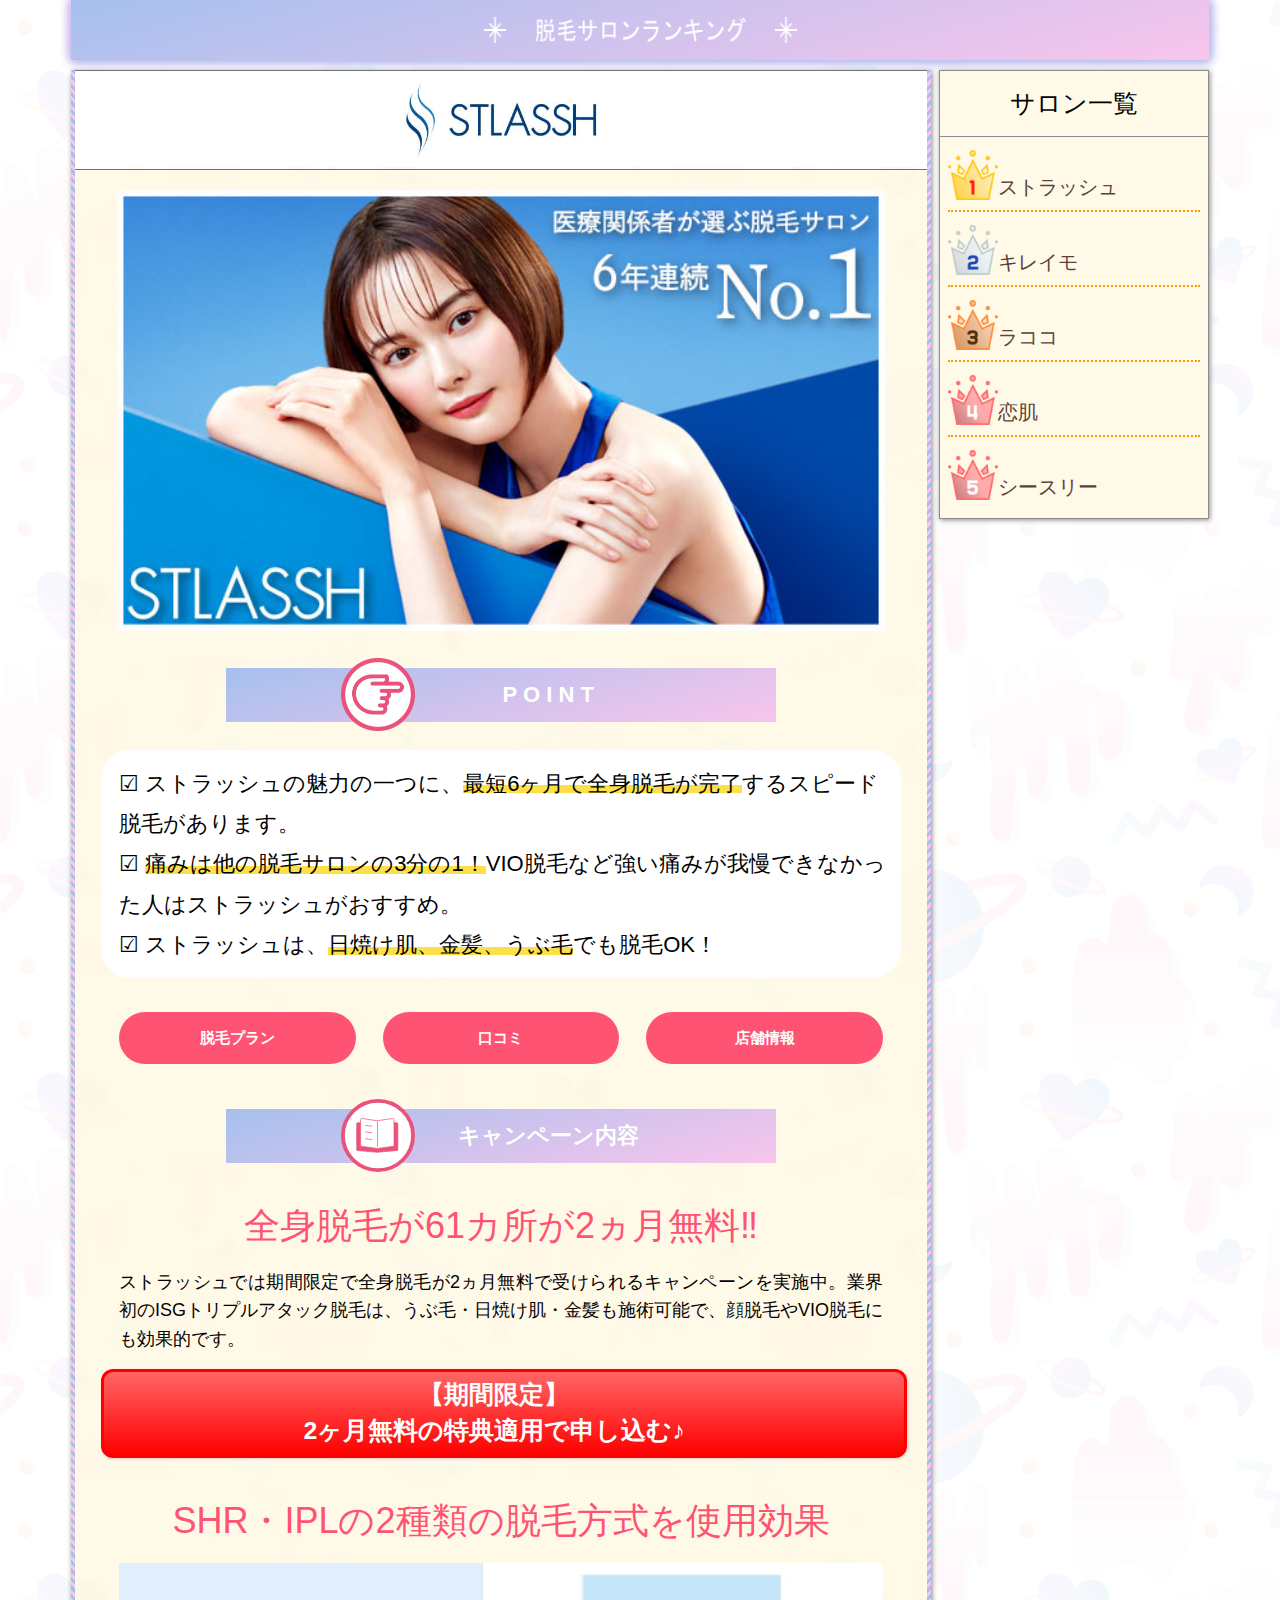
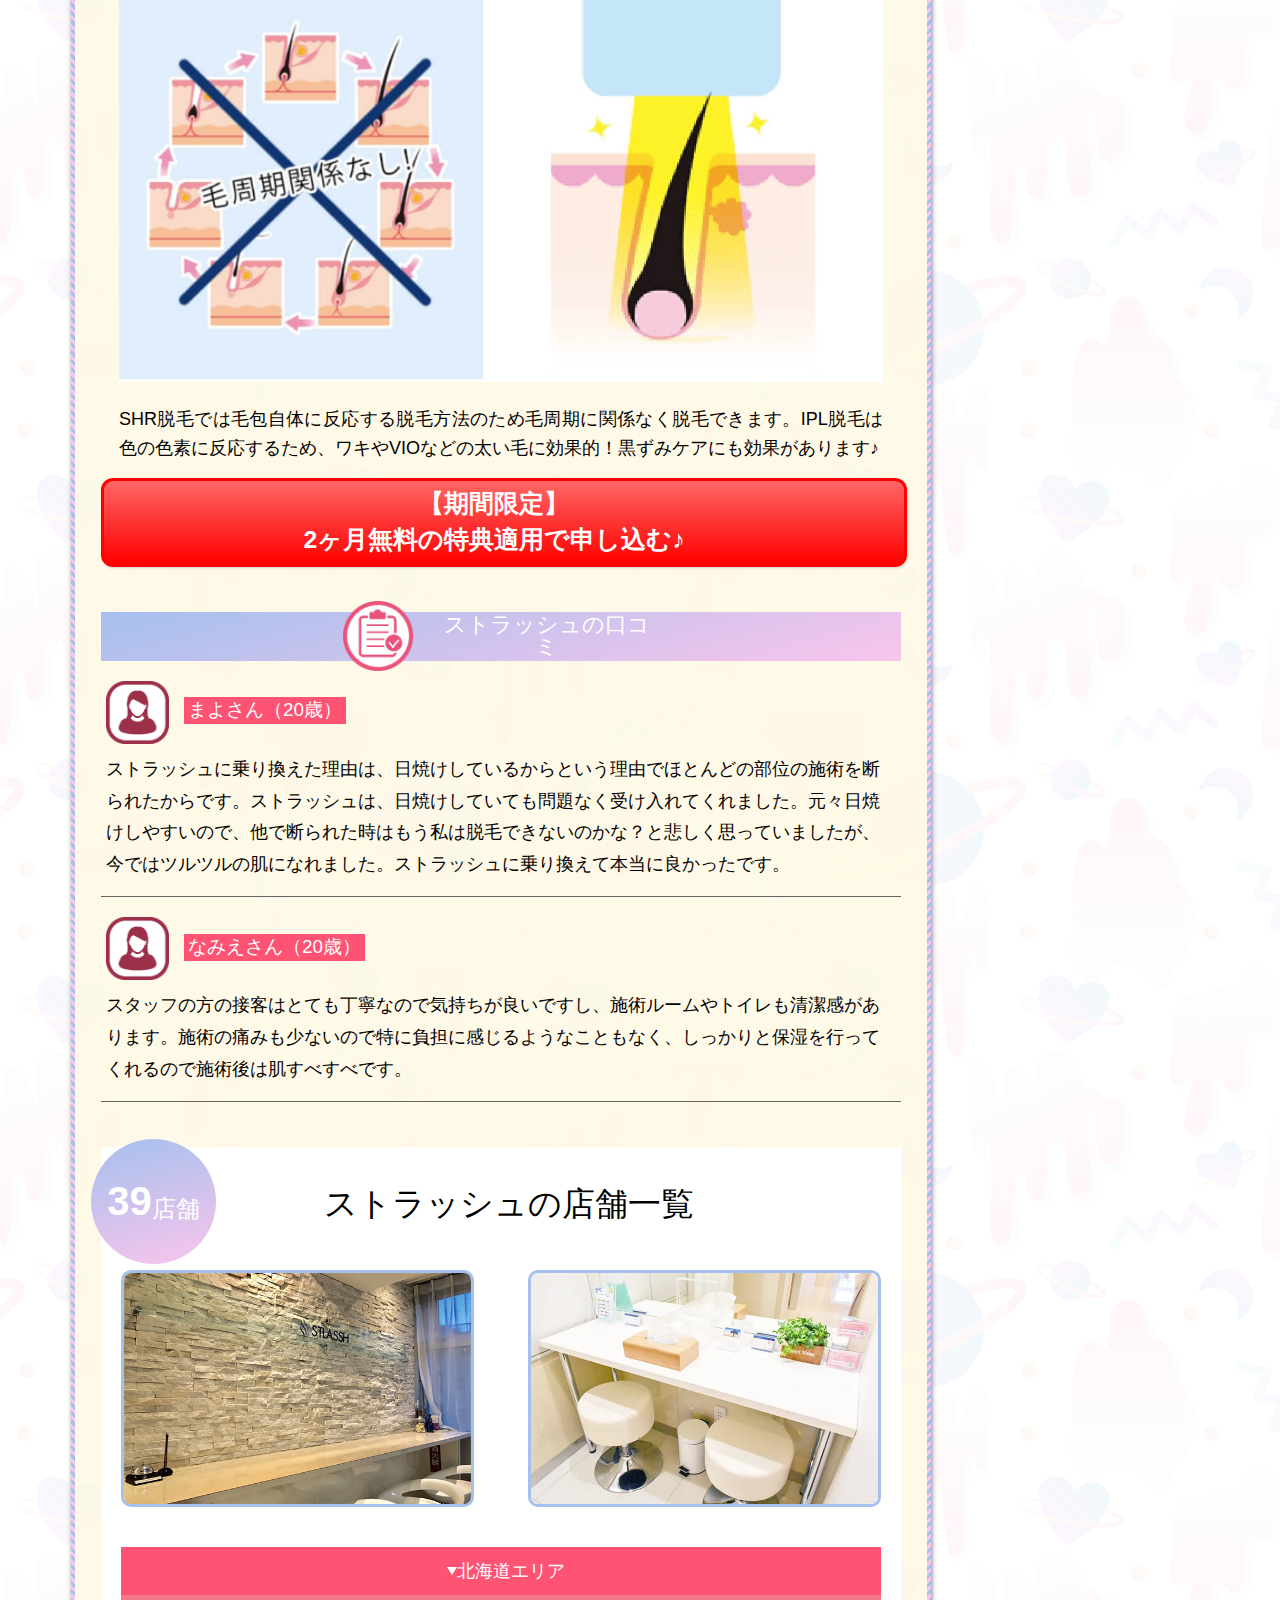
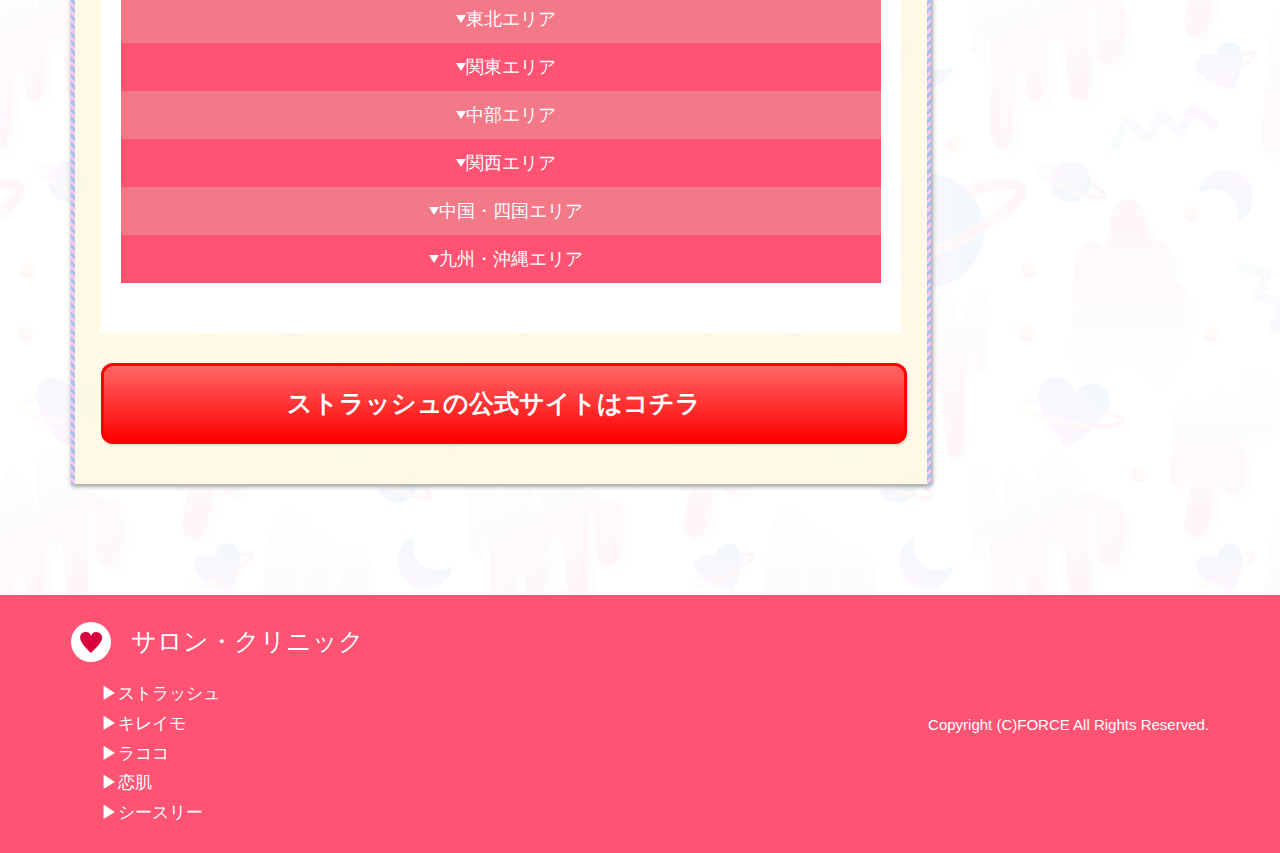
<file: stlassh.html>
<!DOCTYPE html>
<html lang="ja" dir="ltr">

<head>
    <meta charset="utf-8">
    <meta name="viewport" content="width=device-width,initial-scale=1">
    <title>脱毛サロンランキング</title>
    <link rel="stylesheet" href="css/reset.css">
    <link rel="stylesheet" href="css/style.css">
    <link rel="stylesheet" href="css/custom.css">
    <link rel="stylesheet" href="css/ea-style.css">
    <!--script src="https://ajax.googleapis.com/ajax/libs/jquery/3.4.1/jquery.min.js"></script-->
</head>

<body>
    <div class="wrapper">
        <header id="header" class="header">
            <div class="headerContainer">
                <a href="index.html">
                    <img src="./img/detail/images/logo.png" alt="" class="mainLogo">
                </a>
            </div>
            <div class="header__img sp">
                <img class="header__open open" src="img/open.svg" alt="">
            </div>
        </header>
        <!-- resHeader 375-->
        <div class="resHeader sp">
            <ul class="resHeader__list">
                <li class="resHeader__item"><a href="stlassh.html" class="resHeader__link" href="#stlassh">ストラッシュ</a></li>
                <li class="resHeader__item"><a href="kireimo.html" class="resHeader__link" href="#lacoco">キレイモ</a></li>
                <li class="resHeader__item"><a href="lacoco.html" class="resHeader__link" href="#musee">ラココ</a></li>
                <li class="resHeader__item"><a href="koihada.html" class="resHeader__link" href="#news">恋肌</a></li>
                <li class="resHeader__item"><a href="c3.html" class="resHeader__link" href="#news">シースリー</a></li>
            </ul>
            <img class="resHeader__close" src="img/close.svg" alt="">
        </div>
        <!-- /resHeader -->
        <div class="mainContainer">
            <div class="wrapperContainer wrapperContainerTop">
                <div class="mainContent">
                    <div class="storeImgTitle">
                        <img src="./img/detail/lg2.jpg">

                    </div>
                    <div class="orangePostContent">
                        <div class="w595">
                            <div class="storeBanner">
                                <a href="https://t.afi-b.com/visit.php?guid=ON&a=47719r-q353312y&p=W815441B" target="_blank"><img src="./img/detail/uploads/2019/10/7719-1471258489-3.jpg"></a>
                            </div>

                            <div class="boxTitle2">
                                <div class="productTitle" id="divPlan">
                                    <img src="./img/detail/images/point.png" alt="">
                                    <p>P O I N T</p>
                                </div>
                            </div>

                            <!--div class="boxTitle boxTitleNormal">
                                <img src="./img/detail/images/boxTitle.png">
                                <span>P O I N T</span>
                            </div-->

                            <div class="pointTextDesc">
                                <p>☑ ストラッシュの魅力の一つに、<strong>最短6ヶ月で全身脱毛が完了</strong>するスピード脱毛があります。</p>
                                <p>☑ <strong>痛みは他の脱毛サロンの3分の1！</strong>VIO脱毛など強い痛みが我慢できなかった人はストラッシュがおすすめ。</p>
                                <p>☑ ストラッシュは、<strong>日焼け肌、金髪、うぶ毛</strong>でも脱毛OK！</p>
                            </div>


                            <div class="btnAnchorBlock">
                                <a href="#divPlan">脱毛プラン</a>
                                <a href="#divReview">口コミ</a>
                                <a href="#divInfo">店舗情報</a>
                            </div>
                            <div class="productPlan">
                                <div class="productTitle" id="divPlan">
                                    <img src="./img/detail/images/book.svg" alt="">
                                    <p>キャンペーン内容</p>
                                </div>


                                <div class="orangePostMainContent">
                                    <h3>全身脱毛が61カ所が2ヵ月無料‼</h3>
                                    <p>ストラッシュでは期間限定で全身脱毛が2ヵ月無料で受けられるキャンペーンを実施中。業界初のISGトリプルアタック脱毛は、うぶ毛・日焼け肌・金髪も施術可能で、顔脱毛やVIO脱毛にも効果的です。</p>
                                    <a class="maxbutton-1 maxbutton maxbutton-orangebtn orangeBtn" target="_blank" rel="noopener" href="javascript:void(0);"><span class='mb-text'>【期間限定】<br> 2ヶ月無料の特典適用で申し込む♪</span></a>
                                    <h3>SHR・IPLの2種類の脱毛方式を使用効果</h3>
                                    <p><img class="alignnone size-full wp-image-192" src="./img/detail/uploads/2019/10/p4.jpg" alt="" width="1116" height="612" srcset="./img/detail/uploads/2019/10/p4.jpg 1116w, ..img/detail/uploads/2019/10/p4-300x165.jpg 300w, ./img/detail/uploads/2019/10/p4-768x421.jpg 768w, ./img/detail/uploads/2019/10/p4-1024x562.jpg 1024w"
                                            sizes="(max-width: 1116px) 100vw, 1116px"></p>
                                    <p>SHR脱毛では毛包自体に反応する脱毛方法のため毛周期に関係なく脱毛できます。IPL脱毛は色の色素に反応するため、ワキやVIOなどの太い毛に効果的！黒ずみケアにも効果があります♪</p>
                                    <a class="maxbutton-1 maxbutton maxbutton-orangebtn orangeBtn" target="_blank" rel="noopener" href="javascript:void(0);"><span class='mb-text'>【期間限定】<br> 2ヶ月無料の特典適用で申し込む♪</span></a>
                                </div>
                            </div>

                            <div class="productReview">
                                <div class="productTitle" id="divReview">
                                    <img src="./img/detail/images/speaker.png">
                                    <p>ストラッシュの口コミ</p>
                                </div>
                                <div class="reviewBlock">
                                    <div class="reviewItem">
                                        <div class="userReviews">
                                            <div class="userImg">
                                                <img src="./img/detail/images/user.png" width="100%">
                                            </div>
                                            <div class="userInfo">
                                                <p class="textBg">まよさん（20歳）</p>
                                            </div>
                                        </div>
                                        <div class="reviewsDes">
                                            <p>ストラッシュに乗り換えた理由は、日焼けしているからという理由でほとんどの部位の施術を断られたからです。ストラッシュは、日焼けしていても問題なく受け入れてくれました。元々日焼けしやすいので、他で断られた時はもう私は脱毛できないのかな？と悲しく思っていましたが、今ではツルツルの肌になれました。ストラッシュに乗り換えて本当に良かったです。</p>
                                        </div>
                                    </div>
                                    <div class="reviewItem">
                                        <div class="userReviews">
                                            <div class="userImg">
                                                <img src="./img/detail/images/user.png" width="100%">
                                            </div>
                                            <div class="userInfo">
                                                <p class="textBg">なみえさん（20歳）</p>
                                            </div>
                                        </div>
                                        <div class="reviewsDes">
                                            <p>スタッフの方の接客はとても丁寧なので気持ちが良いですし、施術ルームやトイレも清潔感があります。施術の痛みも少ないので特に負担に感じるようなこともなく、しっかりと保湿を行ってくれるので施術後は肌すべすべです。</p>
                                        </div>
                                    </div>
                                </div>
                            </div>

                            <!--div class="productRecommend">
                                <div class="productTitle">
                                    <div class="productTitleBlock">
                                        <img src="./img/detail/images/face.svg">
                                        <p>こんな人におすすめ</p>
                                    </div>
                                </div>
                                <div class="productRecommendContent">
                                    <p>料金はなるべく安く全身脱毛をしたい</p>
                                    <p>顔脱毛やVIO脱毛も痛みが少ない方がいい</p>
                                    <p>うぶ毛もキレイに脱毛したい</p>
                                    <p>予約が取りやすく駅近で通いやすい場所がいい</p>
                                </div>
                            </div-->

                            <input type="hidden" id="storeUrl" value="https://t.afi-b.com/visit.php?guid=ON&a=47719r-P428154f&p=k815432s">

                            <div class="storeAddress" id="divInfo">
                                <div class="storeAddressTitle">
                                    <div class="infoTitle">
                                        <div class="totalStore">
                                            <p><span>39</span><small>店舗</small></p>
                                        </div>
                                        ストラッシュの店舗一覧
                                    </div>
                                </div>
                                <div class="storeAddressImg">
                                    <img src="./img/detail/uploads/2019/10/ikebukuro-annex_interior.webp">
                                    <img src="./img/detail/uploads/2019/10/img_ike_annex_04.webp">
                                </div>



                                <div class="accordionStore">
                                    <style type="text/css">
                                        #sp-ea-211 .spcollapsing {
                                            height: 0;
                                            overflow: hidden;
                                            transition-property: height;
                                            transition-duration: 500ms;
                                        }
                                        
                                        .sp-easy-accordion iframe {
                                            width: 100%;
                                        }
                                        
                                        #sp-ea-211.sp-easy-accordion .sp-ea-single {
                                            border: 1px solid #e2e2e2;
                                        }
                                        
                                        #sp-ea-211.sp-easy-accordion .sp-ea-single .ea-header a {
                                            color: #444;
                                        }
                                        
                                        #sp-ea-211.sp-easy-accordion .sp-ea-single .ea-body {
                                            background: #fff;
                                            color: #444;
                                        }
                                        
                                        #sp-ea-211.sp-easy-accordion .sp-ea-single {
                                            background: #eee;
                                        }
                                        
                                        #sp-ea-211.sp-easy-accordion .sp-ea-single .ea-header a .ea-expand-icon.fa {
                                            float: left;
                                            color: #444;
                                            font-size: 16px;
                                        }
                                    </style>
                                    <div id="sp-ea-211" class="sp-ea-one sp-easy-accordion" data-ex-icon="fa-minus" data-col-icon="fa-plus" data-ea-active="ea-click" data-ea-mode="vertical" data-preloader="">
                                        <div class="ea-card ea-expand sp-ea-single">
                                            <h3 class="ea-header"><a class="collapsed" data-sptoggle="spcollapse" data-sptarget="#collapse2110" href=""><i class="ea-expand-icon fa fa-minus"></i> 北海道エリア</a></h3>
                                            <div class="sp-collapse spcollapse collapsed" id="collapse2110" data-parent="#sp-ea-211">
                                                <div class="ea-body">
                                                    <p><strong>札幌店</strong><br> 北海道札幌市中央区南2条西2-6-2 ホリオビル4F<br> 11:00-21:00
                                                    </p>
                                                </div>
                                            </div>
                                        </div>
                                        <div class="ea-card  sp-ea-single">
                                            <h3 class="ea-header"><a class="collapsed" data-sptoggle="spcollapse" data-sptarget="#collapse2111" href=""><i class="ea-expand-icon fa fa-plus"></i> 東北エリア</a></h3>
                                            <div class="sp-collapse spcollapse " id="collapse2111" data-parent="#sp-ea-211">
                                                <div class="ea-body">
                                                    <p><strong>仙台店</strong><br> 宮城県仙台市青葉区中央3-1-22エキニア青葉通りビル9階
                                                        <br> 11:00-21:00
                                                    </p>
                                                </div>
                                            </div>
                                        </div>
                                        <div class="ea-card  sp-ea-single">
                                            <h3 class="ea-header"><a class="collapsed" data-sptoggle="spcollapse" data-sptarget="#collapse2112" href=""><i class="ea-expand-icon fa fa-plus"></i> 関東エリア</a></h3>
                                            <div class="sp-collapse spcollapse " id="collapse2112" data-parent="#sp-ea-211">
                                                <div class="ea-body">
                                                    <p><strong>新宿南店</strong><br> 東京都渋谷区代々木2-13-6 YU－WAビル5階<br> 日～木11:00-21:00　金・土10:00-22:00
                                                    </p>
                                                    <p><strong>新宿西店</strong><br> 東京都新宿区西新宿7-1-8 ヒノデビル7階<br> 日～木11:00-21:00　金・土10:00-22:00
                                                    </p>
                                                    <p><strong>池袋東口店</strong><br> 東京都豊島区東池袋1-15-3 近代12ビル5階<br> 日～木11:00-21:00　金・土10:00-22:00
                                                    </p>
                                                    <p><strong>池袋アネックス店</strong><br> 東京都豊島区南池袋1丁目19番3号 池袋嘉泉ビル9階<br> 11:00-21:00
                                                    </p>
                                                    <p><strong>渋谷中央店</strong><br> 東京都渋谷区宇田川町26-5 育真ビル3階<br> 日～木11:00-21:00　金・土10:00-22:00
                                                    </p>
                                                    <p><strong>渋谷宮益坂店</strong><br> 東京都渋谷区渋谷1-12-7 CR-VITE CRビル4F<br> 11:00-21:00
                                                    </p>
                                                    <p><strong>町田店</strong><br> 東京都町田市原町田6-3-3　町映ビル6F
                                                        <br> 11:00-21:00
                                                    </p>
                                                    <p><strong>立川店</strong><br> 立川市曙町2-10-1 ふどうやビル5階<br> 11:00-21:00
                                                    </p>
                                                    <p><strong>横浜西口店</strong><br> 神奈川県横浜市西区南幸2-11-7 横浜西口藤沢ビル5F<br> 11:00-21:00
                                                    </p>
                                                    <p><strong>横浜アネックス店</strong><br> 神奈川県横浜市西区南幸2-17-7 ヴェルディ横浜ビル6階<br> 11:00-21:00
                                                    </p>
                                                    <p><strong>藤沢店</strong><br> 神奈川県藤沢市南藤沢20-18 長塚第1ビル5F<br> 11:00-21:00
                                                    </p>
                                                    <p><strong>武蔵小杉店</strong><br> 神奈川県川崎市中原区新丸子東2丁目925番6　KOSUGI SUN BUILDING　3F<br> 12:00-21:00
                                                    </p>
                                                    <p><strong>千葉店</strong><br> 千葉県千葉市中央区富士見2-7-9　富士見ビル2階
                                                        <br> 11:00-21:00
                                                    </p>
                                                    <p><strong>船橋南口店</strong><br> 千葉県船橋市本町4-40-23　SADOYA SOUTHEN TERRACE 5F<br> 11:00-21:00
                                                    </p>
                                                    <p><strong>柏店</strong><br> 千葉県柏市柏2-3-1 オークプラザII 6階<br> 11:00-21:00
                                                    </p>
                                                    <p><strong>埼玉大宮店</strong><br> 埼玉県さいたま市大宮区桜木町2-4-10 アイダビル大宮桜木第1 4階<br> 11:00-21:00
                                                    </p>
                                                    <p><strong>大宮アネックス店</strong><br> 埼玉県さいたま市大宮区桜木町2-4-17
                                                        <br> アイダビル大宮桜木第2　7階
                                                        <br> 11:00-21:00
                                                    </p>
                                                    <p><strong>川口店</strong><br> 埼玉県川口市本町4-1-4　5F
                                                    </p>
                                                    <p><strong>小山店</strong><br> 栃木県小山市中央町３丁目５−２０ カーサロブレ3F<br> 12:00-21:00
                                                    </p>
                                                </div>
                                            </div>
                                        </div>
                                        <div class="ea-card  sp-ea-single">
                                            <h3 class="ea-header"><a class="collapsed" data-sptoggle="spcollapse" data-sptarget="#collapse2113" href=""><i class="ea-expand-icon fa fa-plus"></i> 中部エリア</a></h3>
                                            <div class="sp-collapse spcollapse " id="collapse2113" data-parent="#sp-ea-211">
                                                <div class="ea-body">
                                                    <p><strong>静岡店</strong><br> 静岡県静岡市葵区伝馬町3-1　深尾ビル3F
                                                        <br> 11:00-21:00
                                                    </p>
                                                    <p><strong>浜松店</strong><br> 静岡県浜松市中区鍛冶町140　Cビル 7F<br> 12:00-21:00
                                                    </p>
                                                    <p><strong>名古屋栄店</strong><br> 愛知県名古屋市中区栄3-31-6 ロイヤルビル5階<br> 11:00-21:00
                                                    </p>
                                                    <p><strong>名古屋栄松坂屋前店</strong><br> 愛知県名古屋市中区栄3-27-11 Loco栄ビル 5階<br> 11:00-21:00
                                                    </p>
                                                    <p><strong>名古屋駅前店</strong><br> 愛知県名古屋市中村区名駅4-26-23 名駅エフワンビル5F<br> 11:00-21:00
                                                    </p>
                                                    <p><strong>金山店</strong><br> 愛知県名古屋市中区金山2-16-22守随ビル3F
                                                        <br> 12:00-21:00
                                                    </p>
                                                    <p><strong>豊田店</strong><br> 愛知県豊田市西町5丁目5番地VITS　トヨタタウン2F
                                                        <br> 12:00-21:00
                                                    </p>
                                                </div>
                                            </div>
                                        </div>
                                        <div class="ea-card  sp-ea-single">
                                            <h3 class="ea-header"><a class="collapsed" data-sptoggle="spcollapse" data-sptarget="#collapse2114" href=""><i class="ea-expand-icon fa fa-plus"></i> 関西エリア</a></h3>
                                            <div class="sp-collapse spcollapse " id="collapse2114" data-parent="#sp-ea-211">
                                                <div class="ea-body">
                                                    <p><strong>梅田店</strong><br> 大阪府大阪市北区曾根崎2-3-2 梅新スクエア7階 702<br> 11:00-21:00
                                                    </p>
                                                    <p><strong>西梅田店</strong><br> 大阪府大阪市北区堂島2-1-40新堂島ビル7階
                                                        <br> 11:00-21:00
                                                    </p>
                                                    <p><strong>天王寺店</strong><br> 大阪府大阪市阿倍野区旭町1-1-14 あべの旭町ビル8階<br> 11:00-21:00
                                                    </p>
                                                    <p><strong>心斎橋店</strong><br> 大阪市中央区東心斎橋1-20-14心斎橋エルナ岩崎ビル3階
                                                        <br> 11:00-21:00
                                                    </p>
                                                    <p><strong>堺東店</strong><br> 大阪府堺市堺区南花田口町2-3-1 堺東高橋ビル6F<br> 12:00-21:00
                                                    </p>
                                                    <p><strong>京都店</strong><br> 京都府京都市下京区四条通御幸町西入奈良物町372番 ムラバヤシMsビルディング5階<br> 11:00-21:00
                                                    </p>
                                                    <p><strong>三宮店</strong><br> 兵庫県神戸市中央区加納町4-3-2近藤ビル6階
                                                        <br> 11:00-21:00
                                                    </p>
                                                    <p><strong>姫路店</strong><br> 兵庫県姫路市駅前町254 姫路駅前ビル5F<br> 11:00-21:00
                                                    </p>
                                                    <p><strong>奈良店</strong><br> 奈良県奈良市西御門町15-1　アクロスキューブ近鉄奈良駅前4階
                                                        <br> 11:00-21:00
                                                    </p>
                                                </div>
                                            </div>
                                        </div>
                                        <div class="ea-card  sp-ea-single">
                                            <h3 class="ea-header"><a class="collapsed" data-sptoggle="spcollapse" data-sptarget="#collapse2115" href=""><i class="ea-expand-icon fa fa-plus"></i> 中国・四国エリア</a></h3>
                                            <div class="sp-collapse spcollapse " id="collapse2115" data-parent="#sp-ea-211">
                                                <div class="ea-body">
                                                    <p><strong>広島店</strong><br> 広島県広島市中央区鉄砲町10-18八丁堀栗村ビル8階
                                                        <br> 11:00-21:00
                                                    </p>
                                                    <p><strong>福山店</strong><br> 広島県福山市東桜町 1-43 備広福山駅前ビル 4F<br> 12:00-21:00
                                                    </p>
                                                </div>
                                            </div>
                                        </div>
                                        <div class="ea-card  sp-ea-single">
                                            <h3 class="ea-header"><a class="collapsed" data-sptoggle="spcollapse" data-sptarget="#collapse2116" href=""><i class="ea-expand-icon fa fa-plus"></i> 九州・沖縄エリア</a></h3>
                                            <div class="sp-collapse spcollapse " id="collapse2116" data-parent="#sp-ea-211">
                                                <div class="ea-body">
                                                    <p><strong>福岡天神店</strong><br> 福岡県福岡市中央区大名2-1-57 CSビル5階<br> 11:00-21:00
                                                    </p>
                                                    <p><strong>小倉店</strong><br> 福岡県北九州市小倉北区京町1-2-24 小倉新興ビル4階<br> 11:00-21:00
                                                    </p>
                                                    <p><strong>熊本店</strong><br> 熊本県熊本市中央区下通1-3-6 フタバビル3階<br> 11:00-21:00
                                                    </p>
                                                    <p><strong>鹿児島店</strong><br> 鹿児島県鹿児島市金生町1-1　ラウンドクロス鹿児島3階
                                                        <br> 11:00-21:00
                                                    </p>
                                                    <p><strong>那覇店</strong><br> 沖縄県那覇市おもろまち1-2-17 アイワプラザ101<br> 11:00-21:00
                                                    </p>
                                                    <p><strong>那覇アネックス店</strong><br> 沖縄県那覇市おもろまち4-9-3-1　CREビル3階
                                                        <br> 11:00-21:00
                                                    </p>
                                                </div>
                                            </div>
                                        </div>
                                    </div>
                                </div>
                            </div>

                            <a class="maxbutton-1 maxbutton maxbutton-orangebtn orangeBtn" target="_blank" href=""><span class="mb-text">ストラッシュの公式サイトはコチラ</span></a>

                        </div>
                    </div>

                </div>
            </div>
            <div class="sidecolumnContainer">
                <div class="sideColumnList">サロン一覧</div>
                <div class="sidecolumnContainer__ranking">
                    <div><a href="stlassh.html">ストラッシュ</a></div>
                    <div><a href="kireimo.html">キレイモ</a></div>
                    <div><a href="lacoco.html">ラココ</a></div>
                    <div><a href="koihada.html">恋肌</a></div>
                    <div><a href="c3.html">シースリー</a></div>
                </div>
            </div>
        </div>
    </div>


    <!-- footer -->
    <footer>
        <div class="footer_width">
            <div class="footerContainer">
                <div class="footerMenuTitle">
                    <p>サロン・クリニック</p>
                </div>
                <ul>
                    <li><a href="stlassh.html">▶︎ストラッシュ</a></li>
                    <li><a href="kireimo.html">▶︎キレイモ</a></li>
                    <li><a href="lacoco.html">▶︎ラココ</a></li>
                    <li><a href="koihada.html">▶︎恋肌</a></li>
                    <li><a href="c3.html">▶︎シースリー</a></li>
                </ul>
            </div>
            <div class="cpyr">
                <p>Copyright (C)FORCE All Rights Reserved.</p>
            </div>
        </div>
    </footer>
    <!-- /footer -->
    <!-- hamburger button -->
    <div class="hamburger">
        <div class="bar1"></div>
        <div class="bar2"></div>
        <div class="bar3"></div>
    </div>
    <!-- /hamburger button -->

    <script type="text/javascript" src="js/jquery-3.6.0.min.js" defer></script>
    <script type="text/javascript" src="js/subscript.js" defer></script>
    <script type="text/javascript" src="js/ea-script.js" defer></script>
    <script type="text/javascript" src="js/collapse.min.js" defer></script>
</body>

</html>
</file>
<file: css/custom.css>
.w650 {
    width: 650px;
    max-width: 100%;
    margin: 0 auto;
}


/*Sidebar*/


/*******************************/

.sidecolumnContainer {
    width: 270px;
    margin: 10px 0 auto;
    box-shadow: 1px 1px 5px #888888;
}

.sideColumnList {
    text-align: center;
    font-size: 25px;
    border-top: 1px solid #8c8c8c;
    border-left: 1px solid #8c8c8c;
    border-right: 1px solid #8c8c8c;
    background: rgb(255 250 232);
    padding: 20px;
}

.sidecolumnContainer__header {
    text-align: center
}

.sidecolumnContainer__header:nth-child(n+2) {
    margin-top: 2rem
}

.sidecolumnContainer__header picture img {
    margin: 0 auto;
    width: 100%;
    height: auto
}

.sidecolumnContainer__header.narrow picture img {
    width: 60%;
    height: auto
}

.sidecolumnContainer__ranking {
    margin-top: 0;
    padding-top: 0;
    width: 100%;
    border: 1px solid #8c8c8c;
    background: rgb(255 250 232);
}

.sidecolumnContainer__ranking div {
    margin: 25px 8px 8px 8px;
    border-bottom: 2px dotted #ff9800;
    padding-bottom: 10px;
    padding-top: 15px;
}

.sidecolumnContainer__ranking div a {
    color: #5d4037;
    font-size: 20px;
}

.sidecolumnContainer__ranking div:last-child {
    border-bottom: none
}

.sidecolumnContainer__ranking div:first-child:before {
    background-image: url(../img/ranking_0.png)
}

.sidecolumnContainer__ranking div:first-child:before,
.sidecolumnContainer__ranking div:nth-child(2):before {
    content: "";
    display: inline-block;
    width: 5rem;
    height: 5rem;
    background-repeat: no-repeat;
    background-size: contain;
    vertical-align: middle;
    margin-top: -30px;
}

.sidecolumnContainer__ranking div:nth-child(2):before {
    background-image: url(../img/ranking_1.png)
}

.sidecolumnContainer__ranking div:nth-child(3):before {
    background-image: url(../img/ranking_2.png)
}

.sidecolumnContainer__ranking div:nth-child(3):before,
.sidecolumnContainer__ranking div:nth-child(4):before {
    content: "";
    display: inline-block;
    width: 5rem;
    height: 5rem;
    background-repeat: no-repeat;
    background-size: contain;
    vertical-align: middle;
    margin-top: -30px;
}

.sidecolumnContainer__ranking div:nth-child(4):before {
    background-image: url(../img/ranking_3.png)
}

.sidecolumnContainer__ranking div:nth-child(5):before {
    content: "";
    display: inline-block;
    width: 5rem;
    height: 5rem;
    background-repeat: no-repeat;
    background-size: contain;
    vertical-align: middle;
    margin-top: -30px;
    background-image: url(../img/ranking_4.png);
}


/*********************/


/*End sidebar*/


/*Main container*/

.storeImgTitle {
    /*background-color: #FFF;*/
    text-align: center;
    border: 1px solid #707070;
    width: 100%;
}

.storeImgTitle img {
    width: 100%;
    height: auto;
}

.orangePostContent {
    background: rgba(255, 248, 221, 0.67);
    border: 1px solid #B6B6B6;
    border-top: none;
    padding-bottom: 40px;
}

.orangePostContent .storeBanner {
    padding: 20px 16px 0 16px;
}

.orangePostMainContent p {
    font-size: 1.8rem;
    color: #040000;
    line-height: 1.6;
    text-align: justify;
    margin: 15px 0 15px 0;
    padding: 0 18px;
}

.orangePostMainContent h3 {
    font-size: 3.6rem;
    line-height: 1.305;
    color: #ff5374;
    margin-bottom: 18px;
    font-weight: normal;
    text-align: center;
    margin-top: 40px;
    width: calc(100% + 150px);
    margin-left: -75px;
}

.pointTextDesc {
    background-color: #FFFFFF;
    border-radius: 30px;
    padding: 14px 10px 12px 18px;
    margin: 0;
    position: relative;
    top: -7px;
}

.pointTextDesc p {
    font-size: 2.208rem;
    line-height: 1.83;
}

.pointTextDesc p strong {
    font-weight: normal;
    background-image: linear-gradient(to bottom, #FDDF48 0%, #FDDF48 100%);
    background-repeat: no-repeat;
    background-position-y: 85%;
    background-size: 100% 8px;
}

.btnAnchorBlock {
    display: flex;
    justify-content: space-between;
    margin-bottom: 45px;
    margin-top: 27px;
    padding: 0 18px;
    box-sizing: border-box;
}

.btnAnchorBlock a {
    background-color: #ff5374;
    border-radius: 26px;
    color: #FFF;
    font-size: 1.5rem;
    line-height: 1.733;
    width: 31%;
    font-weight: bold;
    padding: 13px 0;
    text-align: center;
}

.productTitle {
    /*    background-color: #ff5374;*/
    background: linear-gradient(165deg, #a5c0ee, #f9c5ec);
    display: flex;
    height: 49px;
    justify-content: center;
    align-items: center;
}

.productTitleBlock {
    display: inline-flex;
    align-items: center;
    position: relative;
    left: -32px;
}

.productTitle p br {
    display: none;
}

.productTitle p {
    color: #FFFFFF;
    font-size: 2.202rem;
    width: 225px;
    text-align: center;
    margin: 0 0 0 21px;
}

.productPlan .productTitle img {
    width: 73.5px;
    height: 73.5px;
}

.productPlan .productTitle {
    width: 550px;
    max-width: 100%;
    margin: 0 auto;
    font-size: 2.4rem;
    font-weight: bold;
    height: 54px;
    margin-bottom: 35px;
}

.boxTitle2 .productTitle img {
    width: 73.5px;
    height: 73.5px;
}

.boxTitle2 .productTitle {
    width: 550px;
    max-width: 100%;
    margin: 35px auto;
    font-size: 2.4rem;
    font-weight: bold;
    height: 54px;
}

.productReview .productTitle img {
    width: 70px;
    height: 70px;
}

.maxbutton.maxbutton-orangebtn.orangeBtn {
    color: #fff;
    font-family: initial !important;
    font-size: initial;
    text-align: initial;
    font-style: initial;
    font-weight: initial;
    padding-left: initial;
    line-height: initial;
    box-sizing: initial;
    background-color: unset;
    height: initial !important;
    display: block !important;
    position: relative !important;
    width: 100% !important;
    /*ボタンの幅*/
    padding: 5px 0 !important;
    margin: 0 auto !important;
    /*background-color: #27CFCE !important;*/
    background: linear-gradient(to bottom, #f66 0%, red 100%);
    /*ボタンの色*/
    /*box-shadow: 0 4px 0 0 #126060 !important;*/
    box-shadow: 1px 1px 3px 0px #cfcfcf;
    border: 3px solid #f00;
    /*影の色(rgbaの値を変更)*/
    border-radius: 12px !important;
    text-align: center !important;
    text-decoration: none !important;
    overflow: hidden !important;
    font-family: 'Noto Sans JP', sans-serif !important;
}

.maxbutton.maxbutton-orangebtn.orangeBtn .mb-text {
    font-family: 'Noto Sans JP', sans-serif !important;
    padding-top: 0 !important;
}

.orangeBtn span {
    font-weight: bold !important;
    font-size: 2.475rem !important;
    color: #FFFFFF !important;
    line-height: 1.47 !important;
    position: relative !important;
    min-height: 65px !important;
    display: flex !important;
    justify-content: center !important;
    align-items: center !important;
    padding-right: 20px;
    box-sizing: border-box;
}

.orangeBtn.oneLineBtn span {
    font-size: 3.3rem !important;
}

.orangeBtn span:after {
    /*content: "";
    position: absolute;
    width: 34px;
    height: 34px;
    background-image: url('../img/detail/images/btnIcon.svg');
    background-repeat: no-repeat;
    background-size: 100%;
    right: 20px;
    top: 50%;
    transform: translate(0, -50%);*/
}

.orangeBtn:hover {
    text-decoration: none;
    color: #fff;
    opacity: 0.7;
}

.orangeBtn::before {
    position: absolute;
    content: '';
    display: inline-block;
    top: -180px;
    left: 0;
    width: 30px;
    height: 100%;
    background-color: #fff;
    animation: orangeBtn 3s ease-in-out infinite;
}

@-webkit-keyframes orangeBtn {
    0% {
        -webkit-transform: scale(0) rotate(45deg);
        opacity: 0;
    }
    80% {
        -webkit-transform: scale(0) rotate(45deg);
        opacity: 0.5;
    }
    81% {
        -webkit-transform: scale(4) rotate(45deg);
        opacity: 1;
    }
    100% {
        -webkit-transform: scale(50) rotate(45deg);
        opacity: 0;
    }
}

.greenBtn {
    color: #fff;
    font-family: initial !important;
    font-size: initial;
    text-align: initial;
    font-style: initial;
    font-weight: initial;
    padding-left: initial;
    line-height: initial;
    box-sizing: initial;
    background-color: unset;
    height: initial !important;
    display: block !important;
    position: relative !important;
    width: 100% !important;
    /*ボタンの幅*/
    padding: 16px 0 !important;
    margin: 0 auto !important;
    background-color: #388047 !important;
    /*ボタンの色*/
    box-shadow: 0 4px 0 0 #19191A !important;
    /*影の色(rgbaの値を変更)*/
    border-radius: 12px !important;
    text-align: center !important;
    text-decoration: none !important;
    overflow: hidden !important;
    margin: 18px 0 40px 0 !important;
    font-family: 'Noto Sans JP', sans-serif !important;
}

.greenBtn .mb-text {
    padding-top: 0 !important;
}

.greenBtn span {
    font-weight: bold !important;
    font-size: 2.987rem !important;
    color: #FFFFFF !important;
    line-height: 1.3 !important;
    position: relative !important;
    min-height: 76px !important;
    display: flex !important;
    justify-content: center !important;
    align-items: center !important;
}

.greenBtn span:after {
    content: "";
    position: absolute;
    width: 33px;
    height: 33px;
    background-image: url('../img/detail/images/btnIconGreen.svg');
    background-repeat: no-repeat;
    background-size: 100%;
    right: 20px;
    top: 50%;
    transform: translate(0, -50%);
}

.greenBtn:hover {
    text-decoration: none;
    color: #fff;
    opacity: 0.7;
}

.greenBtn::before {
    position: absolute;
    content: '';
    display: inline-block;
    top: -180px;
    left: 0;
    width: 30px;
    height: 100%;
    background-color: #fff;
    animation: greenBtn 3s ease-in-out infinite;
}

@-webkit-keyframes greenBtn {
    0% {
        -webkit-transform: scale(0) rotate(45deg);
        opacity: 0;
    }
    80% {
        -webkit-transform: scale(0) rotate(45deg);
        opacity: 0.5;
    }
    81% {
        -webkit-transform: scale(4) rotate(45deg);
        opacity: 1;
    }
    100% {
        -webkit-transform: scale(50) rotate(45deg);
        opacity: 0;
    }
}

.reviewBlock {
    margin: 20px 0 45px 0;
}

.reviewItem {
    padding: 0 5px 15px 5px;
    border-bottom: 1px solid #666666;
    margin-bottom: 20px;
}

.reviewBlock .reviewItem:last-child {
    margin-bottom: 0;
}

.userReviews {
    display: flex;
    align-items: center;
    margin-bottom: 8px;
}

.userReviews .userImg {
    width: 63px;
}

.userReviews .userInfo {
    margin-left: 15px;
}

.userReviews .userInfo p {
    margin: 0;
    font-size: 1.9rem;
    color: #ff5374;
    line-height: 1;
}

.userReviews .userInfo p.textBg {
    color: #FFFFFF;
    font-size: 1.883rem;
    font-weight: normal;
    background-color: #ff5374;
    display: inline-block;
    padding: 4px 4px;
    margin-bottom: 5px;
}

.reviewItem .reviewsDes p {
    font-size: 1.8rem;
    color: #040000;
    line-height: 1.77;
    margin: 0;
}

.productRecommend {
    margin-top: 30px;
}

.productRecommend .productTitle p {
    margin: 0;
}

.productRecommendContent {
    padding: 0 20px 40px 30px;
    background: #fff;
    overflow: hidden;
}

.productRecommendContent p {
    font-size: 2.4rem;
    line-height: 1.09;
    margin-top: 35px;
    padding-left: 50px;
    position: relative;
}

.productRecommendContent p:after {
    content: '';
    position: absolute;
    left: 0;
    top: 50%;
    transform: translate(0, -50%);
    width: 23.73px;
    height: 23.13px;
    background: url('../img/detail/images/checkIcon.svg');
    background-size: 100% 100%;
    background-repeat: no-repeat;
}

.storeAddress {
    margin: 30px 0;
    padding: 0 20px 50px 20px;
    background: #fff;
}

.storeAddressTitle {
    position: relative;
    padding: 40px 0 50px 0;
    position: relative;
    text-align: center;
    padding-left: 15px;
}

.storeAddress .totalStore {
    width: 125px;
    height: 125px;
    border-radius: 50%;
    background: linear-gradient(165deg, #a5c0ee, #f9c5ec);
    color: #fff;
    display: flex;
    align-items: center;
    justify-content: center;
    position: absolute;
    top: -8px;
    left: -30px;
}

.storeAddress .totalStore p {
    display: flex;
    align-items: flex-end;
}

.storeAddress .totalStore span {
    font-size: 4rem;
    font-weight: bold;
}

.storeAddress .totalStore small {
    font-size: 2.4rem;
}

.storeAddressTitle .infoTitle {
    font-size: 3.3rem;
}

.storeAddressImg {
    display: flex;
    justify-content: space-between;
}

.storeAddressImg img {
    width: 46.5%;
    border-radius: 10px;
    border: 3px solid #a5c0ee;
    align-self: center;
}

.accordionStore {
    margin-top: 40px;
}

.accordionStore .sp-easy-accordion .sp-ea-single {
    margin-bottom: 0;
    border-radius: 0;
    border: none !important;
}

.accordionStore .sp-easy-accordion .sp-ea-single .ea-header a {
    font-size: 1.8rem;
    font-weight: normal;
    color: #fff !important;
    line-height: 1 !important;
    text-align: center;
    display: flex;
    align-items: center;
    justify-content: center;
    opacity: 1 !important;
}

.accordionStore .sp-ea-single .ea-header a .ea-expand-icon {
    float: none !important;
    width: 0;
    height: 0;
    border-style: solid;
    border-width: 8px 5px 0 5px;
    border-color: #ffffff transparent transparent transparent;
    margin-right: 0 !important;
    margin-left: 10px;
    transition: .2s cubic-bezier(.84, .17, .59, .9) !important;
}

.accordionStore .sp-ea-single .ea-header a[aria-expanded=true] .ea-expand-icon {
    transform: rotate(180deg);
}

.accordionStore .ea-card.sp-ea-single:nth-child(odd) {
    background-color: #ff5374 !important;
}

.accordionStore .ea-card.sp-ea-single:nth-child(even) {
    background-color: #f37989 !important;
}

.accordionStore .ea-body {
    padding: 0 0 15px 0 !important;
}

.accordionStore .ea-body p {
    line-height: 1.7;
    padding-bottom: 5px !important;
    border-bottom: 2px dashed rgba(0, 0, 0, .4);
}

.accordionStore .ea-body p strong {
    margin-top: 10px;
    font-weight: bold;
    border: 1px solid #000;
    font-size: 1.4rem;
    display: inline-block;
    text-align: center;
    width: 100%;
    margin-bottom: 8px;
}

.orangePostMainContent img {
    width: 100%;
    height: auto;
}

.orangePostContent .productReview {
    margin-top: 45px;
}


/*End main container*/


/*gold check*/

.goldCheck {
    margin-bottom: 15px;
    margin-top: 5px;
}

.goldCheck p {
    font-size: 1.8rem;
    color: #000000;
    line-height: 1.77;
    text-align: justify;
}

.goldCheck .checkTitle {
    margin-bottom: 15px;
    text-align: center;
}


/*end gold check*/


/*boxReviews*/

.boxReviews {
    border: 1px solid #B7B7B7;
    padding: 25px 0 10px 20px;
    background-color: #FFFFFF;
    box-sizing: border-box;
    margin-bottom: 30px;
}

.boxReviews p {
    font-size: 1.901rem;
    line-height: 1.47;
    color: #000000;
}

.boxReviews p b {
    font-weight: 900;
}

.boxReviews ul {
    padding-top: 15px;
    padding-left: 45px;
    box-sizing: border-box;
    display: flex;
    flex-wrap: wrap;
}

.boxReviews ul li {
    width: 50%;
    display: inline-flex;
    align-items: center;
    margin-bottom: 15px;
}

.boxReviews ul li p {
    font-size: 1.6rem;
}

.boxReviews ul li.onCheck img {
    width: 23.934px;
    height: 23.189px;
    margin-right: 7px;
}

.boxReviews ul li.unCheck img {
    width: 22.093px;
    height: 21.968px;
    margin-right: 7px;
    margin-left: 2px;
}


/*end boxReviews*/


/*hikaku post*/

.hikakuPost {
    padding-top: 20px;
}

.hikakuPost .storeMainImg {
    margin-bottom: 24px;
    padding: 0 45px;
}

.hikakuPost .boxReviews {
    margin-bottom: 15px;
}

.hikakuPost .listRanking {
    top: 0;
}

.hikakuPostTitle {
    background-color: #ff5374;
    width: 100%;
    display: flex;
    box-sizing: border-box;
    align-items: center;
    padding: 0 0 2px 50px;
}

.hikakuPostTitle img {
    width: 65.638px;
    height: 55.234px;
    margin-right: 10px;
}

.hikakuPostTitle p {
    font-size: 3.7rem;
    font-weight: bold;
    color: #FFFFFF;
    line-height: 1.7647;
}

.hikakuPostDes {
    font-size: 2rem;
    line-height: 1.6;
    color: #000000;
    text-align: justify;
}

.hikakuPost .orangeBtn span {
    font-size: 2.475rem !important;
}

.hikakuPost .starRating {
    margin-top: 25px;
    margin-bottom: 33px;
}


/* end hikaku post*/


/*columnDetail*/

.columnDetail .w595 {
    padding: 15px;
    box-sizing: border-box;
}

.columnDetail .w595 p {
    margin: 0 0 2.4rem;
    font-size: 1.6rem;
    line-height: 1.75;
    color: #252525;
}

.columnDetail .w595 img {
    max-width: 100%;
    height: auto;
    display: block;
}

.columnDetail .w595 h1 {
    font-size: 2.4rem;
    font-weight: bold;
    line-height: 1.6;
    position: relative;
    margin: 0;
    color: #444;
    padding: 15px 0;
}

.columnDetail .w595 h2 {
    font-weight: bold;
    margin: 5.6rem 0 1.568rem;
    font-size: 2.24rem;
    line-height: 1.6;
    border-top: none;
    border-right: none;
    padding: 0.896rem 1.12rem;
    color: #494949;
    background: #f4f4f4;
    border-left: solid 6px #ea527a;
    border-bottom: solid 3px #d7d7d7;
}

.columnDetail .w595 h3 {
    margin: 4.992rem 0 1.344rem;
    padding: 10px 0 10px 10px;
    border-left-width: 4px;
    border-left-style: solid;
    font-size: 1.92rem;
    line-height: 1.5;
    border-top: none;
    border-left: none;
    border-right: none;
    position: relative;
    padding-bottom: 0.96rem;
    border-bottom: 4px solid #DDD;
    background-color: transparent;
    color: #252525;
}

.columnDetail .w595 h3:after {
    position: absolute;
    content: " ";
    border-bottom: solid 4px #ea527a;
    bottom: -4px;
    width: 10%;
    display: block;
}

.columnDetail .w595 h4 {
    margin: 4.048rem 0 1.232rem;
    font-size: 1.76rem;
    padding: 0.44rem 0 0.88rem 1.32rem;
    border-left: 3px solid #DDD;
    border-bottom: 1px solid #DDD;
    font-weight: bold;
    color: rgb(37, 37, 37);
    line-height: 1.75;
}


/*end columnDetail*/

.orangePostContent pre {
    white-space: pre-wrap
}

.infoPage {
    background: #FFF8DD;
}

.infoPage h2 {
    color: #FFFFFF;
    font-size: 2.8rem;
    font-weight: bold;
    background: #ff5374;
    line-height: 1.465;
    padding: 10px 30px;
    margin-top: 30px;
    margin-bottom: 25px;
}

.infoPage p {
    font-size: 1.8rem;
    color: #040000;
    line-height: 1.5;
    margin-bottom: 30px;
}

.hikakuPostOsaka {
    padding-top: 0px;
}


/*Footer*/

footer {
    background-color: #ff5374;
    color: #FFF;
}

.footer_width {
    width: 1138px;
    margin: 0 auto;
    align-items: center;
    display: flex;
    justify-content: space-between;
}

.mainFooter {
    width: 960px;
    max-width: 100%;
    margin: 0 auto;
}

.footerContainer {
    width: 740px;
    max-width: 100%;
    padding: 25px 0;
    box-sizing: border-box;
}

.footerContainer .colLeft {
    width: 53.5%;
}

.footerContainer .colRight {
    width: 46.5%;
}

footer hr {
    width: 99.6%;
    display: block;
    margin: 0 auto;
    height: 1px;
    border: 0;
    border-top: 1px solid #FFF;
}

.footerCopyR p {
    font-size: 2.155rem;
    text-align: center;
    padding: 25px 0;
    color: #484848;
}

.footerCopyR p span {
    color: #FFF;
}

.footerMenuTitle {
    position: relative;
    padding-left: 60px;
}

.footerContainer .colRight .footerMenuTitle:first-child {
    margin-bottom: 50px;
}

.footerMenuTitle:after {
    content: '';
    position: absolute;
    width: 40px;
    height: 40px;
    background-image: url('../img/heart.svg');
    background-repeat: no-repeat;
    background-size: cover;
    left: 0;
    top: 50%;
    transform: translate(0, -50%);
}

.footerMenuTitle p {
    color: #FFF;
    font-size: 2.5rem;
    line-height: 1.75;
    font-weight: 500;
}

.footerContainer ul {
    padding-left: 30px;
    padding-top: 15px;
}

.footerContainer ul li a {
    color: #FFF;
    font-size: 1.7rem;
    line-height: 1.75;
    font-weight: 500;
}


/*End footer*/

@media (min-width:1139px) {
    .w595 {
        width: 800px;
        /*595*/
        max-width: 100%;
        margin: 0 auto;
    }
    .showSideColumn {
        opacity: 1 !important;
    }
    .sidecolumnContainer {
        position: fixed;
    }
}

@media (max-width:1138px) {
    .w595 {
        width: 700px;
        /*595*/
        max-width: 100%;
        margin: 0 auto;
    }
    .footer_width {
        width: 860px;
        margin: 0 auto;
        align-items: center;
        display: flex;
        justify-content: space-between;
    }
    .sidecolumnContainer {
        display: none;
    }
    .showSideColumn {
        position: fixed;
        display: block;
        bottom: 1%;
        right: 1%;
        opacity: 0;
    }
    .hamburger {
        display: none !important;
        position: fixed;
        bottom: 1%;
        right: 1%;
        padding: 1%;
        background-color: rgba(174, 150, 207, 0.2);
        border-radius: 3px;
        z-index: 2;
    }
    .showHamburger {
        display: inline-block;
        cursor: pointer;
    }
    .bar1,
    .bar2,
    .bar3 {
        width: 40px;
        height: 5px;
        background-color: #333;
        margin: 6px 0;
        transition: 0.4s;
    }
    .change .bar1 {
        -webkit-transform: rotate(-45deg) translate(-9px, 6px);
        transform: rotate(-45deg) translate(-9px, 6px);
    }
    .change .bar2 {
        opacity: 0;
    }
    .change .bar3 {
        -webkit-transform: rotate(45deg) translate(-8px, -8px);
        transform: rotate(45deg) translate(-8px, -8px);
    }
}

@media (max-width: 900px) {
    .boxReviews ul li p {
        font-size: 1.3rem;
    }
}

@media (max-width: 768px) {
    footer {
        margin-top: 100px;
    }
    .footer_width {
        width: 100%;
        margin: 0 auto;
        display: block;
    }
    .footerContainer {
        width: 100%;
        max-width: 100%;
        padding: 25px 25px;
        box-sizing: border-box;
    }
    .footerMenuTitle:after {
        content: '';
        position: absolute;
        width: 30px;
        height: 30px;
        background-image: url('../img/heart.svg');
        background-repeat: no-repeat;
        background-size: cover;
        left: 0;
        top: 50%;
        transform: translate(0, -50%);
    }
    .footerMenuTitle p {
        color: #FFF;
        font-size: 2rem;
        line-height: 1.75;
        font-weight: 500;
    }
    .footerContainer ul {
        padding-left: 30px;
        padding-top: 15px;
    }
    .footerContainer ul li a {
        color: #FFF;
        font-size: 1.2rem;
        line-height: 1.75;
        font-weight: 500;
    }
    .cpyr {
        text-align: center;
        font-size: 1rem;
        border-top: 1px solid #fff;
        padding: 5%;
        margin: 0 auto;
    }
    .storeImgTitle {
        margin-bottom: 0;
    }
    .orangePostMainContent p {
        font-size: 1.35rem;
        margin: 10px 0 15px 0;
        padding: 0 8px;
        box-sizing: border-box;
    }
    .pointTextDesc {
        padding: 8px 5px;
        border-radius: 15px;
    }
    .pointTextDesc p {
        font-size: 1.3rem;
    }
    .pointTextDesc p strong {
        background-image: linear-gradient(to bottom, #FDDF48 0%, #FDDF48 100%);
        background-repeat: no-repeat;
        background-position-y: 85%;
        background-size: 100% 4px;
    }
    .btnAnchorBlock {
        padding: 0 2px;
        box-sizing: border-box;
        margin-bottom: 20px;
    }
    .btnAnchorBlock a {
        border-radius: 6px;
        font-size: 1.066rem;
        padding: 8px 0;
        width: 31%;
    }
    .productTitle {
        height: 30px;
    }
    .productTitleBlock {
        left: -16px;
    }
    .productTitleBlock img {
        width: 60px;
        height: 60px;
    }
    .productTitle p {
        font-size: 1.5rem;
        font-weight: bold;
        margin: 0;
        padding: 0;
        margin-left: 15px;
    }
    .boxTitle2 {
        margin-bottom: 25px;
    }
    .boxTitle2 .productTitle img {
        width: 38px;
        height: 38px;
    }
    .productPlan {
        margin-bottom: 25px;
    }
    .productPlan .productTitle img {
        width: 38px;
        height: 38px;
    }
    .orangePostContent h3 {
        font-size: 1.6rem;
        width: 100%;
        margin-left: 0;
    }
    .maxbutton.maxbutton-orangebtn.orangeBtn {
        padding: 0 !important;
        border-radius: 6px !important;
        box-shadow: 0 2px 0 0 #19191A !important;
        width: calc(100% - 8px) !important;
        margin: 18px auto 18px auto !important;
    }
    .greenBtn {
        padding: 0 !important;
        border-radius: 6px !important;
        box-shadow: 0 2px 0 0 #19191A !important;
        width: calc(100% - 8px) !important;
        margin: 18px auto 18px auto !important;
    }
    .orangePostContent {
        padding-bottom: 0;
    }
    .orangePostMainContent img {
        width: 100%;
        max-width: initial;
    }
    .orangePostContent .storeImgTitle img {
        width: 100%;
        margin-left: 0;
    }
    .orangePostContent .storeBanner {
        padding: 20px 8px 0 8px;
    }
    .orangePostContent .storeBanner img {
        width: 100%;
        margin-left: 0;
    }
    .greenBtn:last-child {
        margin-bottom: 10px !important;
    }
    .orangeBtn span {
        font-size: 1.5rem !important;
        min-height: 86px !important;
    }
    .orangeBtn.oneLineBtn span {
        font-size: 1.95rem !important;
    }
    .orangeBtn span:after {
        width: 20px;
        height: 20px;
        right: 13px;
    }
    .greenBtn span {
        font-size: 1.7rem !important;
        min-height: 65px !important;
    }
    .greenBtn span:after {
        width: 20px;
        height: 20px;
    }
    .productReview .productTitle img {
        width: 40px;
        height: 40px;
    }
    .userReviews .userImg img {
        width: 39px;
    }
    .userReviews .userInfo p {
        font-size: 1.35rem;
        padding: 0;
        line-height: 1.4;
    }
    .userReviews .userInfo p.textBg {
        font-size: 1.1rem;
        margin-bottom: 3px;
        padding: 3px 6px;
    }
    .userReviews .userImg {
        width: auto;
        align-self: flex-start;
    }
    .userReviews .userInfo {
        margin-left: 10px;
        margin-top: 5px;
    }
    .reviewBlock {
        box-sizing: border-box;
    }
    .reviewItem .reviewsDes p {
        padding: 0;
        font-size: 1.3rem;
        line-height: 1.5;
    }
    .reviewItem {
        padding: 0;
        padding-bottom: 10px;
        margin-bottom: 10px;
    }
    .listRanking .reviewBlock {
        padding: 0;
    }
    .reviewBlock {
        margin-bottom: 20px;
    }
    .goldCheck {
        margin-bottom: 4px;
    }
    .goldCheck p {
        font-size: 1.3rem;
    }
    .goldCheck .checkTitle img {
        width: 52%;
    }
    .boxReviews {
        padding: 20px 15px 15px 15px;
        margin-bottom: 25px;
    }
    .boxReviews p {
        font-size: 1.1rem;
        line-height: 1.8;
    }
    .boxReviews ul li {
        margin-bottom: 5px;
    }
    .boxReviews ul li p {
        font-size: 1.05rem;
    }
    .boxReviews ul li.onCheck img {
        width: 16.475px;
        height: 16.475px;
    }
    .boxReviews ul li.unCheck img {
        width: 16px;
        height: 16px;
        margin-left: 1px;
    }
    .boxReviews ul {
        padding-top: 15px;
        padding-left: 0px;
    }
    .boxReviews ul li.onCheck img {
        margin-right: 5px;
    }
    .boxReviews ul li:nth-child(odd) {
        width: 55%;
    }
    .boxReviews ul li:nth-child(even) {
        width: 45%;
    }
    .productRecommendContent {
        padding: 0 5px 25px 8px;
    }
    .productRecommendContent p {
        font-size: 1.5rem;
        padding-left: 28px;
        margin-top: 25px;
    }
    .productRecommendContent p:after {
        width: 14.325px;
        height: 14px;
    }
    .storeAddress {
        padding: 0 15px 32px 15px;
    }
    .storeAddressTitle {
        padding: 25px 0 27px 0;
    }
    .storeAddress .totalStore {
        width: 75px;
        height: 75px;
        left: -20px;
        top: -8px;
    }
    .storeAddressTitle .infoTitle {
        font-size: 1.9rem;
    }
    .storeAddress .totalStore p {
        flex-wrap: wrap;
    }
    .storeAddress .totalStore span {
        font-size: 3.2rem;
        width: 100%;
    }
    .storeAddress .totalStore small {
        width: 100%;
        font-size: 1.4rem;
        margin-top: 5px;
    }
    .accordionStore {
        margin-top: 25px;
    }
    .accordionStore .sp-easy-accordion .sp-ea-single .ea-header a {
        padding: 9px !important;
        font-size: 1.4rem;
    }
    .accordionStore .ea-body p {
        font-size: 1.4rem;
    }
    .hikakuPost {
        padding: 24px 0 0 0;
    }
    .hikakuPostTitle img {
        width: 39.3px;
        height: 33px;
        margin-right: 7px;
    }
    .hikakuPostTitle p {
        font-size: 2.22rem;
    }
    .hikakuPostTitle {
        padding: 0 0 0 28px;
    }
    .hikakuPost .starRating {
        margin-top: 18px;
        margin-bottom: 28px;
    }
    .listRanking .storeContent {
        margin-top: 14px;
        padding: 0 10px;
    }
    .hikakuPostDes {
        font-size: 1.35rem;
    }
    .orangePostContent {
        border: 0;
        background-color: #FFF;
    }
    .orangePostContent .w595 {
        padding: 0 10px;
        box-sizing: border-box;
        border: 1px solid #B6B6B6;
        background: rgba(255, 248, 221, 0.67);
    }
    .hikakuPost .orangeBtn span {
        font-size: 1.5rem !important;
    }
    .columnDetail .w595 {
        padding: 8px;
    }
    .infoPageContainer {
        padding: 0;
    }
    .infoPage {
        padding: 0 20px;
        box-sizing: border-box;
    }
    .infoPage h2 {
        margin-top: 15px;
        font-size: 1.65rem;
        padding: 5px 15px;
        margin-bottom: 15px;
    }
    .infoPage p {
        margin-bottom: 22px;
        font-size: 1.2rem;
    }
    .hikakuPostOsaka {
        padding: 0 0 0 0;
    }
}

@media (max-width:375px) {
    /*Sidebar*/
    /*******************************/
    .sidecolumnContainer {
        width: 100%;
        margin: 10px 0 auto;
        box-shadow: 1px 1px 5px #888888;
    }
    .sideColumnList {
        text-align: center;
        font-size: 20px;
        border-top: 1px solid #8c8c8c;
        border-left: 1px solid #8c8c8c;
        border-right: 1px solid #8c8c8c;
        background: rgb(255 250 232);
        padding: 20px;
    }
    .sidecolumnContainer__header {
        text-align: center
    }
    .sidecolumnContainer__header:nth-child(n+2) {
        margin-top: 2rem
    }
    .sidecolumnContainer__header picture img {
        margin: 0 auto;
        width: 100%;
        height: auto
    }
    .sidecolumnContainer__header.narrow picture img {
        width: 60%;
        height: auto
    }
    .sidecolumnContainer__ranking {
        margin-top: 0;
        padding-top: 0;
        width: 100%;
        border: 1px solid #8c8c8c;
        background: rgb(255 250 232);
    }
    .sidecolumnContainer__ranking div {
        margin: 10px 8px 8px 0;
        border-bottom: 2px dotted #ff9800;
        padding-bottom: 10px;
        padding-top: 15px;
    }
    .sidecolumnContainer__ranking div a {
        color: #5d4037;
        font-size: 20px;
    }
    .sidecolumnContainer__ranking div:last-child {
        border-bottom: none
    }
    .sidecolumnContainer__ranking div:first-child:before {
        background-image: url(../img/ranking_0.png)
    }
    .sidecolumnContainer__ranking div:first-child:before,
    .sidecolumnContainer__ranking div:nth-child(2):before {
        content: "";
        display: inline-block;
        width: 4rem;
        height: 4rem;
        background-repeat: no-repeat;
        background-size: contain;
        vertical-align: middle;
        margin-top: -30px;
    }
    .sidecolumnContainer__ranking div:nth-child(2):before {
        background-image: url(../img/ranking_1.png)
    }
    .sidecolumnContainer__ranking div:nth-child(3):before {
        background-image: url(../img/ranking_2.png)
    }
    .sidecolumnContainer__ranking div:nth-child(3):before,
    .sidecolumnContainer__ranking div:nth-child(4):before {
        content: "";
        display: inline-block;
        width: 4rem;
        height: 4rem;
        background-repeat: no-repeat;
        background-size: contain;
        vertical-align: middle;
        margin-top: -30px;
    }
    .sidecolumnContainer__ranking div:nth-child(4):before {
        background-image: url(../img/ranking_3.png)
    }
    .sidecolumnContainer__ranking div:nth-child(5):before {
        content: "";
        display: inline-block;
        width: 4rem;
        height: 4rem;
        background-repeat: no-repeat;
        background-size: contain;
        vertical-align: middle;
        margin-top: -30px;
        background-image: url(../img/ranking_4.png);
    }
    .showSideColumn {
        position: fixed;
        display: block;
        bottom: 0;
        right: 0;
        opacity: 0;
        z-index: 1;
    }
    /*********************/
    /*End sidebar*/
}

@media (max-width: 360px) {
    .tableRanking .rankValue {
        font-size: 2.2rem;
    }
    .tableRanking .desc p {
        font-size: 1.25rem;
    }
    .tableRanking .desc p strong {
        font-size: 1.4rem;
    }
    .listRanking .storePoint {
        margin-left: 15px;
    }
    .orangeBtn span {
        font-size: 1.4rem !important;
    }
    .storeAddress .totalStore {
        width: 65px;
        height: 65px;
    }
    .storeAddress .totalStore span {
        font-size: 3rem;
    }
    .orangeBtn.oneLineBtn span {
        font-size: 1.7rem !important;
    }
}

@media (max-width: 320px) {
    .tableRanking .desc p {
        font-size: 1.2rem;
    }
    .tableRanking .desc p strong {
        font-size: 1.3rem;
    }
    .listRanking .storePoint {
        margin-left: 10px;
    }
    .listRanking .storePoint {
        width: 75px;
        height: 75px;
    }
    .orangeBtn span:after {
        right: 6px;
    }
    .storeAddressTitle .infoTitle {
        font-size: 1.7rem;
    }
}
</file>
<file: css/ea-style.css>
.sp-easy-accordion * {
    box-sizing: border-box;
}

.eap_section_title {
    font-size: 24px;
    font-weight: 400;
    margin-bottom: 30px
}

.sp-easy-accordion a:focus, .sp-easy-accordion a {
    box-shadow: none!important;
    outline: none
}

.sp-easy-accordion .ea-header:before {
    content: none
}

.sp-easy-accordion .ea-header {
    margin-top: 0
}

.sp-easy-accordion .sp-ea-single .ea-header {
    margin-bottom: 0
}

.sp-easy-accordion .sp-ea-single .ea-header a {
    display: block;
    text-decoration: none;
    cursor: pointer;
    color: #444;
    font-size: 20px;
    line-height: 30px;
    box-shadow: none
}

.sp-easy-accordion .ea-card {
    border: none;
    border-radius: 0
}

.sp-easy-accordion .sp-ea-single .ea-header a .ea-expand-icon {
    color: #444;
    margin-right: 10px;
    text-align: center;
    line-height: inherit;
    font-size: 20px
}

.sp-easy-accordion .sp-ea-single {
    background: #efefef;
    margin-bottom: 10px;
    border-radius: 3px
}

.sp-easy-accordion .sp-ea-single .ea-body {
    padding: 15px;
    background: #fff;
    border-top: none
}

.sp-easy-accordion .sp-ea-single .ea-body p:last-of-type {
    padding-bottom: 0;
    margin-bottom: 0;
}

.sp-ea-one.sp-easy-accordion .sp-ea-single .ea-body {
    padding: 15px
}

.sp-ea-one.sp-easy-accordion .sp-ea-single .ea-header a {
    padding: 15px;
    color: #444;
}

.sp-ea-one.sp-easy-accordion .sp-ea-single .ea-header a .ea-expand-icon {
    color: #444;
    font-size: 20px
}

.ea-youtube-wraper {
    position: relative;
    padding-bottom: 56.25%;
    padding-top: 30px;
    height: 0;
    overflow: hidden;
}

.ea-youtube-wraper iframe, .ea-youtube-wraper object, .ea-youtube-wraper embed {
    position: absolute;
    top: 0;
    left: 0;
    width: 100%;
    height: 100%;
}

.spcollapse:not(.show) {
    display: none
}

.spcollapsing {
    position: relative;
    height: 0;
    overflow: hidden;
    transition-property: height;
    transition-duration: 0.5s;
    transition-timing-function: linear
}
</file>
<file: css/style.css>
/*
Theme Name: Ranking
*/


/*reset*/

html,
body,
dl,
dt,
dd,
li,
h1,
h2,
h3,
h4,
h5,
h6,
pre,
form,
fieldset,
input,
textarea,
p,
blockquote,
th,
td {
    padding: 0;
    margin: 0;
    line-height: 1;
}

body {
    background: url(../img/bg.png);
}

ul,
ol {
    margin: 0;
    padding: 0;
    list-style: none;
}

small {
    font-size: 100%;
}

html {
    font-size: 10px;
}

body {
    font-family: 'Noto Sans JP', sans-serif;
    color: #000000;
    font-size: 1.5rem;
    /*background-color: #F3F8FC;*/
}

table {
    border-collapse: collapse;
    border-spacing: 0;
}

section {
    overflow: hidden;
}

select,
input,
textarea {
    font-family: 'Noto Sans JP', sans-serif;
}

a {
    -webkit-transition: opacity .3s ease;
    -moz-transition: opacity .3s ease;
    -ms-transition: opacity .3s ease;
    -o-transition: opacity .3s ease;
    transition: opacity .3s ease;
    /*    display: block;*/
}

a:link {
    text-decoration: none;
    color: #000000;
}

a:visited {
    text-decoration: none;
    color: #000000;
}

a:hover {
    text-decoration: none;
    opacity: 0.7;
    color: #000000;
}

a:active {
    text-decoration: none;
    color: #000000;
}

img {
    border: none;
    width: 100%;
    /*    max-width: 100%;*/
}

.sp-collapse.spcollapsing {
    transition-duration: 0.15s !important;
}

.inner {
    padding: 0 60px;
    background: #fff;
    overflow: hidden;
}

.innerBtnTop1 {
    overflow: initial;
}

.wrapper {
    width: 1138px;
    max-width: 100%;
    margin: 0 auto;
    padding: 0 0 110px 0;
}

.showSp {
    display: none;
}


/*Header*/

.header {
    width: 1138px;
    /*width: 100vw;*/
    height: 60px;
    position: fixed;
    top: 0;
    left: 50%;
    background: linear-gradient(165deg, #a5c0ee, #f9c5ec);
    display: flex;
    justify-content: center;
    z-index: 10;
    transform: translateX(-50%) translateY(0%);
    box-shadow: 1px 1px 10px #a5c0ee, -1px -1px 10px #f9c5ec;
    transition: all .4s ease-in-out
}

.header--unpinned {
    transform: translateX(-50%) translateY(-150%)
}

.mainLogo {
    width: 313px;
    max-width: 100%;
    height: auto;
    display: block;
    margin: 0 auto;
}

.headerContainer {
    width: 100%;
    background: linear-gradient(165deg, #a5c0ee, #f9c5ec);
    box-shadow: 1px 1px 10px #a5c0ee, -1px -1px 10px #f9c5ec;
    padding: 17px 0;
    box-sizing: border-box;
}


/*End header*/

.mainContainer {
    display: flex;
    justify-content: center;
    margin-top: 60px;
}


/* start top banner */

.topBanner {
    position: relative;
    padding: 23px 25px 13px 10px;
    background: url(images/bg.jpg);
    background-size: cover;
    background-position-x: center;
    background-size: 100% 100%;
    background-repeat: no-repeat;
    border: 1px solid #707070;
}

.topBannerImg {
    width: 100%;
}

.topSearch {
    width: 72%;
}

.advContent {
    padding: 0 0 10px 0;
    left: 77px;
    position: relative;
}

.advContent .version {
    content: '';
    position: absolute;
    background: url(images/date.svg);
    top: -13px;
    left: 30px;
    width: 293px;
    max-width: 100%;
    height: 40px;
    background-size: 100%;
    background-repeat: no-repeat;
    z-index: 1;
}

.versionContent {
    position: relative;
    font-size: 2rem;
    font-weight: bold;
    color: #333333;
    display: flex;
    align-items: center;
    justify-content: center;
    top: 5px;
    text-shadow: 1px 1px 0px rgba(255, 255, 255, 0.56);
}

.advContent .topFive {
    width: 100%;
}

.topFiveContent {
    position: relative;
    display: inline-block;
}

.advContent .topFiveContent img {
    width: 343px;
    height: auto;
    max-width: 100%;
}

p.topNumber {
    position: absolute;
    bottom: 23px;
    right: 20px;
    letter-spacing: 3px;
    font-size: 5.1rem;
    font-weight: 900;
    color: #FFF;
    text-shadow: -1px -1px 0 #000, 1px -1px 0 #000, -1px 1px 0 #000, 1px 1px 0 #000;
    line-height: 1;
    display: flex;
    align-items: center;
}

p.topNumber strong {
    font-size: 7.8rem;
}

.advantages {
    max-width: 360px;
    display: flex;
    justify-content: space-between;
    margin-left: -7px;
}

.advantages li {
    width: 84px;
    height: 68px;
    background: #EEB9B4;
    border-radius: 17.483px;
    padding: 4px;
    position: relative;
    box-sizing: border-box;
    -webkit-box-shadow: 1px 1px 2px 0px rgba(0, 0, 0, 0.16);
    -moz-box-shadow: 1px 1px 2px 0px rgba(0, 0, 0, 0.16);
    box-shadow: 1px 1px 2px 0px rgba(0, 0, 0, 0.16);
}

.advantages li p {
    display: flex;
    flex-wrap: wrap;
    align-items: center;
    justify-content: center;
    width: 100%;
    height: 100%;
    background: #ff5374;
    border-radius: 13.386px;
    border: 1px solid #fff;
    font-weight: bold;
    color: #fff;
    font-size: 1.5rem;
    text-align: center;
    box-sizing: border-box;
    line-height: 1.3;
}


/*.advantages li span {
	display: flex;
	flex-wrap: wrap;
	align-items: center;
	justify-content: center;
	width: 100%;
	height: 100%;
	background: #ff5374;
	border-radius: 13.386px;
	border: 1px solid #fff;
	font-weight: bold;
	color: #fff;
	font-size: 1.5rem;
	text-align: center;
	box-sizing: border-box;
	line-height: 1.3;
}*/

.advantages li:nth-child(odd) p {
    font-size: 2.2rem;
}

.advantages li:first-child:before {
    content: '';
    position: absolute;
    top: -44px;
    left: -60px;
    background: url(images/compare_tag.svg);
    width: 85px;
    height: 54px;
    background-size: 100%;
    background-repeat: no-repeat;
}

.advantages li:last-child p {
    font-size: 1.4rem;
}

.advantages li span b {
    font-size: 1.3rem;
    letter-spacing: -1px;
}

.searchBox {
    padding: 10px 10px 13px 10px;
    background: #FFFFFF;
    border: 2px solid #9C304A;
}

.searchBox .groupSelect {
    display: flex;
    justify-content: flex-start;
}

.searchBox .customSelect {
    width: 32.3%;
    display: inline-block;
    position: relative;
}

.customSelect {
    cursor: pointer;
    height: 18.222px;
}

.customSelectWrapper {
    border: 1px solid #838383;
    border-radius: 4.5px;
}

.customSelect select {
    width: 100%;
    height: 18.222px;
    position: relative;
    border: none;
    overflow: hidden;
    outline: 0;
    -moz-appearance: none;
    -webkit-appearance: none;
    appearance: none;
    color: #4d4d4d;
    background: none;
    z-index: 2;
    font-size: 0.845rem;
    text-align-last: center;
    padding-right: 23px;
    font-weight: 900;
    cursor: pointer;
}

.customSelect::after {
    content: "";
    color: #fff;
    position: absolute;
    right: 6px;
    top: 6px;
    border-top: 8px dashed;
    border-right: 5px solid transparent;
    border-left: 5px solid transparent;
    z-index: 1;
}

.customSelect::before {
    content: "";
    position: absolute;
    right: 0px;
    top: -1px;
    width: 22px;
    height: 20px;
    border-radius: 3.71px;
    background: #9C304A;
    z-index: 1;
    -webkit-box-shadow: 1.5px 1.5px 0px 0px rgba(31, 86, 128, 0.42);
    -moz-box-shadow: 1.5px 1.5px 0px 0px rgba(31, 86, 128, 0.42);
    box-shadow: 1.5px 1.5px 0px 0px rgba(31, 86, 128, 0.42);
}

.searchBox .customSelect {
    width: 26%;
    display: inline-block;
    position: relative;
    margin-right: 5px;
}

.searchBox .groupCheckbox {
    display: flex;
    justify-content: flex-start;
    flex-wrap: wrap;
    margin-top: 4px;
}

.searchBox .customCheckbox {
    width: 34%;
    /*min-width: 137px;*/
    display: inline-block;
    position: relative;
    margin-top: 9px;
    padding-right: 5px;
    box-sizing: border-box;
}

.searchBox .customCheckbox:nth-child(1),
.searchBox .customCheckbox:nth-child(4) {
    width: 28%;
}

.customCheckbox input[type="checkbox"] {
    display: none;
}

.customCheckbox label {
    cursor: pointer;
    display: flex;
    align-items: center;
}

.checkmark:after {
    content: "";
    position: absolute;
    display: none;
}

.customCheckbox label input:checked~.checkmark:after {
    display: block;
    content: "";
    background: #a3a3a3;
    height: 7px;
    width: 7px;
    position: absolute;
    display: inline-block;
    top: 50%;
    left: 50%;
    transform: translate(-50%, -50%);
    border: none;
}

.customCheckbox .virContent {
    vertical-align: middle;
    font-size: 1.2rem;
    margin-left: 5px;
    font-weight: normal;
    color: #333333;
    line-height: 1;
    white-space: nowrap;
}

.customCheckbox .checkmark {
    width: 15px;
    height: 15px;
    border: 1px solid #838383;
    background: #ffffff;
    vertical-align: middle;
    position: relative;
    display: inline-block;
    margin-left: 4px;
    box-sizing: border-box;
}

.btnSearch button {
    color: #fff;
    font-size: 1.8rem;
    background: #27CFCE;
    font-weight: 900;
    line-height: 1;
    border-radius: 9.623px;
    outline: none;
    border: none;
    width: 264px;
    height: 33px;
    display: flex;
    align-items: center;
    justify-content: center;
    margin: 12px auto 0 auto;
    -webkit-box-shadow: 2px 2px 0px 0px rgba(31, 86, 128, 0.39);
    -moz-box-shadow: 2px 2px 0px 0px rgba(31, 86, 128, 0.39);
    box-shadow: 2px 2px 0px 0px rgba(31, 86, 128, 0.39);
    cursor: pointer;
}

.btnSearch button:hover {
    opacity: 0.6;
}


/* end top banner */


/* start rating star */

.c-rating {
    display: flex;
}

.c-rating span {
    display: inline-block;
    margin-right: 11px;
    width: 48.762px;
    height: 46.432px;
    border: 0;
    text-indent: -9999px;
    outline: none;
    background: url("images/empty-star.svg") center/cover no-repeat;
    background-size: 100% !important;
}

.c-rating span:last-child {
    margin-right: 0;
}

.c-rating[data-rating-value="0"] span:nth-child(-n+0) {
    background: url("images/star.svg") center/cover no-repeat;
}

.c-rating[data-rating-value="0.5"] span:nth-child(-n+1) {
    background: url("images/star.svg") center/cover no-repeat;
}

.c-rating[data-rating-value="0.5"] span:nth-child(1) {
    background: url("images/half-star.svg") center/cover no-repeat, url("images/empty-star.svg") center/cover no-repeat;
}

.c-rating[data-rating-value="1"] span:nth-child(-n+1) {
    background: url("images/star.svg") center/cover no-repeat;
}

.c-rating[data-rating-value="1.5"] span:nth-child(-n+2) {
    background: url("images/star.svg") center/cover no-repeat;
}

.c-rating[data-rating-value="1.5"] span:nth-child(2) {
    background: url("images/half-star.svg") center/cover no-repeat, url("images/empty-star.svg") center/cover no-repeat;
}

.c-rating[data-rating-value="2"] span:nth-child(-n+2) {
    background: url("images/star.svg") center/cover no-repeat;
}

.c-rating[data-rating-value="2.5"] span:nth-child(-n+3) {
    background: url("images/star.svg") center/cover no-repeat;
}

.c-rating[data-rating-value="2.5"] span:nth-child(3) {
    background: url("images/half-star.svg") center/cover no-repeat, url("images/empty-star.svg") center/cover no-repeat;
}

.c-rating[data-rating-value="3"] span:nth-child(-n+3) {
    background: url("images/star.svg") center/cover no-repeat;
}

.c-rating[data-rating-value="3.5"] span:nth-child(-n+4) {
    background: url("images/star.svg") center/cover no-repeat;
}

.c-rating[data-rating-value="3.5"] span:nth-child(4) {
    background: url("images/half-star.svg") center/cover no-repeat, url("images/empty-star.svg") center/cover no-repeat;
}

.c-rating[data-rating-value="4"] span:nth-child(-n+4) {
    background: url("images/star.svg") center/cover no-repeat;
}

.c-rating[data-rating-value="4.5"] span:nth-child(-n+5) {
    background: url("images/star.svg") center/cover no-repeat;
}

.c-rating[data-rating-value="4.5"] span:nth-child(5) {
    background: url("images/half-star.svg") center/cover no-repeat, url("images/empty-star.svg") center/cover no-repeat;
}

.c-rating[data-rating-value="5"] span:nth-child(-n+5) {
    background: url("images/star.svg") center/cover no-repeat;
}


/* end rating star */


/*Block*/

.wrapperContainer {
    margin-top: 10px;
    width: 100%;
    display: flex;
    justify-content: space-between;
}

.mainContent {
    width: 860px;
    box-shadow: 1px 1px 5px #888888;
    position: relative;
    /*max-width: 78.125%;*/
}

.sidebarContent {
    width: 200px;
    max-width: 20.833%;
}


/*End block*/


/* start recommend block */

.recommendBlock {
    margin-top: 25px;
    width: 728px;
    max-width: 100%;
    background-image: url('images/bg_recommend.svg');
    background-repeat: no-repeat;
    background-position: center;
    background-size: 100% 100%;
    text-align: center;
    padding-bottom: 15px;
    margin-bottom: 15px;
}

.recommendBlock p {
    font-size: 5.1rem;
    line-height: 1;
    color: #333333;
    font-weight: bold;
}

.recommendBlock p span {
    font-size: 4.1rem;
    font-weight: normal;
}

.recommendBlock p.recommendYellow {
    font-size: 3.6rem;
    display: inline-flex;
    height: 60px;
    align-items: center;
    background-color: #FDDF48;
    padding: 0 10px 0 27px;
    box-sizing: border-box;
    margin-top: 20px;
}

.tableRanking {
    width: 694px;
    max-width: 100%;
    margin: 0 auto;
    margin-bottom: 73px;
    position: relative;
}

.tableRanking:after {
    content: '';
    position: absolute;
    bottom: -63px;
    left: 50%;
    transform: translate(-50%, 0);
    width: 0;
    height: 0;
    border-style: solid;
    border-width: 47px 163px 0 163px;
    border-color: #ea527a transparent transparent transparent;
}

.tableRanking .tHead {
    color: #fff;
    font-size: 2.7rem;
    font-weight: bold;
    background: #ff5374;
    display: flex;
}

.tableRanking .headerLeft {
    width: 34.2%;
    text-align: center;
    padding: 22px 0;
    border-top: 1px solid #000;
    border-left: 1px solid #000;
    border-right: none;
    border-bottom: none;
    box-sizing: border-box;
}

.tableRanking .headerRight {
    width: 65.8%;
    text-align: center;
    padding: 22px 0;
    border: 1px solid #000;
    border-bottom: none;
    box-sizing: border-box;
}

.tableRanking .colLeft {
    width: 34.2%;
    display: flex;
    padding: 0;
    box-sizing: border-box;
    align-items: flex-end;
    border: 1px solid #000;
    border-right: none;
    border-bottom: none;
    align-items: center;
}

.tableRanking .colRight {
    width: 65.8%;
    border: 1px solid #000;
    border-bottom: none;
    padding: 18px 0;
    box-sizing: border-box;
    display: flex;
    justify-content: center;
    flex-wrap: wrap;
}

.tableRanking ul li:first-child .colLeft,
.tableRanking ul li:first-child .colRight {
    border-top: none;
}

.tableRanking .rankNumber {
    width: 113px;
    height: 129px;
    position: relative;
    left: -6px;
}

.tableRanking .rankNumber span {
    position: absolute;
    top: 50px;
    left: 50%;
    -webkit-transform: translateX(-50%);
    transform: translateX(-50%);
    font-size: 4.2rem;
    color: #939393;
    font-weight: bold;
    font-family: 'Noto Serif JP', serif;
}

.tableRanking .rankNumber img {
    width: 100%;
}

.tableRanking .tBody {
    border-bottom: 1px solid #000;
}

.tableRanking li {
    display: flex;
    /*height: 150px;*/
}

.tableRanking li:first-child {
    background: #fff8dd;
}

.tableRanking li:first-child .rankValue {
    color: #FF0245;
}

.tableRanking li:nth-child(1) .rankNumber span,
.listRanking li:nth-child(1) .rankNumber span {
    color: #D9A01E;
}

.tableRanking li:nth-child(2) .rankNumber span,
.listRanking li:nth-child(2) .rankNumber span {
    color: #B2A16A;
}

.tableRanking li:nth-child(3) .rankNumber span,
.listRanking li:nth-child(3) .rankNumber span {
    color: #D76902;
}

.tableRanking .rankScore {
    display: flex;
    align-items: center;
}

.tableRanking .storeName {
    font-size: 1.8rem;
    color: #000;
    margin-bottom: 4px;
    line-height: 1.2;
}

.tableRanking .rankText {
    font-size: 1.7rem;
    color: #000;
    line-height: 1.2;
}

.tableRanking .rankValue {
    font-size: 4.9rem;
    color: #000;
    font-weight: bold;
    margin-left: 9px;
}

.tableRanking .rankContent {
    width: 120px;
    margin-left: -9px;
}

.tableRanking .desc {
    /*padding-left: 15px;*/
}

.tableRanking .desc p {
    font-size: 2.4rem;
    color: #000;
    line-height: 1.5;
}

.tableRanking li:first-child .desc p {
    line-height: 2;
}

.tableRanking .desc p.longText {
    margin-left: -6%;
    letter-spacing: -1px;
}


/*.tableRanking .desc p:first-child {
	margin-top: 18px;
}*/

.tableRanking .desc p strong {
    color: #FF0245 !important;
    font-weight: bold;
    font-size: 3.1rem;
    line-height: 1;
}

.tableRanking ul li:first-child .desc p strong {
    font-size: 3.4rem;
}

.tableRanking .desc p span {
    color: #FF0245 !important;
    font-weight: bold;
}

.tableRanking .btnDetail {
    box-sizing: border-box;
}

.tableRanking .btnDetail a {
    width: 308px;
    max-width: 100%;
    text-align: center;
    font-size: 1.9rem;
    font-weight: bold;
    color: #fff;
    padding: 12.5px 0;
    background: #F4C9C6;
    display: inline-block;
    border-radius: 12px;
    margin-top: 15px;
    -webkit-box-shadow: 0px 4px 0px 0px rgba(128, 108, 106, 1);
    -moz-box-shadow: 0px 4px 0px 0px rgba(128, 108, 106, 1);
    box-shadow: 0px 4px 0px 0px rgba(128, 108, 106, 1);
}

.tableRanking li:first-child .btnDetail a {
    padding: 26.5px 0;
    background-color: #27CFCE;
    -webkit-box-shadow: 0px 4px 0px 0px #126060;
    -moz-box-shadow: 0px 4px 0px 0px #126060;
    box-shadow: 0px 4px 0px 0px #126060;
}

.tableRanking li:first-child .btnDetail a {
    background-color: #27CFCE;
}

.blueArrow {
    width: 0;
    height: 0;
    border-style: solid;
    border-width: 43px 147.5px 0 147.5px;
    border-color: #004f80 transparent transparent transparent;
    margin: 24px auto;
}

.blueArrowLast {
    margin: 13px auto;
}

.top1Btn .orangeBtn span {
    font-size: 2.475rem !important;
}

.top5Banner {
    margin-top: 25px;
    position: relative;
}

.top5Banner img {
    width: 100%;
    position: relative;
    z-index: 1;
}

.top5Banner .topNumber {
    font-size: 7.3rem;
    right: 15.8%;
    bottom: 31.25%;
    z-index: 2;
}

.top5Banner .topNumber strong {
    font-size: 11.2rem;
}


/* end recommend block */


/* start list ranking */

.listRanking {
    position: relative;
    top: -20px;
}

.listRanking>li {
    padding: 15px 0 0 0;
    border: 1px solid #B6B6B6;
    background: rgba(255, 248, 209, 0.67);
    margin-bottom: 25px;
}

.hikakuPost .listRanking>li {
    background: rgba(255, 248, 221, 0.67);
}

.listRanking>li:last-child {
    margin-bottom: 0;
}

.listRanking .storeInfo {
    display: flex;
}

.listRanking .colLeft {
    width: 67.5%;
}

.listRanking .colRight {
    width: 32.5%;
}

.listRanking .storeInfomation {
    padding: 18px 0 18px 140px;
    background: url(images/rankingBg.svg);
    background-size: 100% 100%;
    background-repeat: no-repeat;
    position: relative;
    margin-top: 25px;
    background-size: contain;
    background-position: left center;
}

.storeInfomation .storeDesc {
    font-size: 1.559rem;
    color: #fff;
    font-weight: bold;
}

.storeInfomation .storeName {
    font-size: 3.275rem;
    color: #fff;
    font-weight: 900;
    margin-top: 7px;
}

.storeInfomation .storeName br {
    display: none;
}

.listRanking .rankNumber {
    width: 124px;
    height: 140px;
    position: absolute;
    left: 8px;
    top: -40px;
}

.listRanking .rankNumberWrapper {
    position: relative;
}

.listRanking .rankNumberWrapper img {
    width: 100%;
}

.listRanking .rankNumber span {
    position: absolute;
    top: 50%;
    left: 50%;
    transform: translate(-50%, -50%);
    font-size: 5.4rem;
    color: #939393;
    font-weight: bold;
    font-family: 'Noto Serif JP', serif;
}

.listRanking .storePoint {
    width: 122.6px;
    height: 122.6px;
    border-radius: 50%;
    background: #ff5374;
    display: flex;
    align-items: center;
    justify-content: center;
    flex-wrap: wrap;
    flex-direction: column;
    margin-left: 23px;
}

.listRanking .storePoint .text {
    font-size: 1.752rem;
    font-weight: bold;
    color: #fff;
}

.listRanking .storePoint .point {
    font-size: 4.2rem;
    font-weight: bold;
    color: #FFFFFF;
}

.listRanking .storePoint .point small {
    font-size: 3.3rem;
    font-style: normal;
    margin-left: 3px;
}

.listRanking .storeContent {
    margin-top: 17px;
    padding: 0 17px 35px 17px;
}

.storeMainImg {
    padding: 0 16px;
}

.storeMainImg img {
    width: 100%;
}

.listRanking .starRating {
    margin-top: 34px;
    margin-bottom: 40px;
    overflow: hidden;
}

.storeContent .starRatingWrapper {
    display: flex;
    align-items: center;
    margin-top: 11px;
}

.starRatingWrapper .ratingText {
    width: 27%;
    text-align: center;
    position: relative;
}

.starRatingWrapper .ratingText span {
    position: relative;
    z-index: 2;
    font-size: 2.3rem;
    color: #333333;
    font-weight: 900;
}

.starRatingWrapper .rating-holder {
    width: 54%;
    padding-left: 20px;
    box-sizing: border-box;
    position: relative;
    top: -3px;
}

.starRatingWrapper .ratingPoint {
    width: 19%;
    font-size: 3.038rem;
    color: #333333;
    padding-left: 22px;
    box-sizing: border-box;
}

.starRatingWrapper .ratingPoint small {
    font-size: 2rem;
}

.storeContent .c-rating {
    display: flex;
    justify-content: space-between;
}

.storeContent .c-rating span {
    margin-right: 0;
}

.storeContent .c-rating span:last-child {
    margin-right: 0;
}

.boxTitle {
    font-size: 2.8rem;
    font-weight: 900;
    color: #ff5374;
    display: flex;
    align-items: center;
    justify-content: center;
    position: relative;
}

.boxTitle span {
    position: absolute;
    left: 50%;
    top: 50%;
    transform: translate(-50%, -50%);
}

.boxTitle img {
    width: 100%;
}

.boxTitle.boxTitleNormal {
    font-weight: normal;
    margin-top: 27px;
    margin-bottom: 8px;
    position: relative;
}

.priceBox {
    margin: 8px 0 20px 0;
    padding: 0 18px;
}

.priceBox .priceBoxHeader {
    display: flex;
}

.priceBoxTitle {
    width: 33.33%;
    font-size: 2.3rem;
    font-weight: 500;
    color: #fff;
    padding: 22px 0;
    display: flex;
    align-items: center;
    justify-content: center;
    background: #ff5374;
    border: 1px solid #FFFFFF;
    border-bottom: none;
}

.priceBoxBody {
    display: flex;
}

.priceBoxContent {
    padding: 19px 0 15px 0;
    background: #fff;
    border: 1px solid #4A3D27;
    border-top: none;
    width: 33.33%;
}

.priceBoxIcon {
    width: 100%;
    height: 55px;
    display: flex;
    align-items: center;
    justify-content: center;
}

.priceBoxValue {
    text-align: center;
    color: #ff5374;
    font-weight: bold;
    padding: 13px 0 17px 0;
}

.priceBoxValue span {
    font-size: 3.2rem;
}

.priceBoxValue small {
    font-size: 2.1rem;
}

.priceBoxNote {
    font-size: 1.3rem;
    text-align: center;
}

.campaignBox {
    border-radius: 25px;
    padding: 5px 15px 20px 15px;
    box-sizing: border-box;
    background: #fff;
    margin-bottom: 20px;
}

.campaignBoxContent {
    display: flex;
    flex-wrap: wrap;
    justify-content: center;
}

.campaignItem {
    width: 50%;
    margin-top: 24px;
}

.campaignFullItem {
    width: 100%;
}

.campaignTitle {
    text-align: center;
    font-size: 3.6rem;
    font-weight: bold;
    color: #ff5374;
}

.campaignDesc p {
    text-align: center;
    font-size: 2.1rem;
    margin-top: 8px;
}

.campaignDesc p strong {
    font-weight: normal;
    font-size: 3rem;
}

.campaignDesc p em {
    font-weight: normal;
    font-size: 1.2rem;
    font-style: normal;
}

.campaignImg {
    text-align: center;
    margin-top: 13px;
}

.campaignImg img {
    width: 149px;
}

.listRanking .rankingStoreInfo .orangeBtn span {
    font-size: 2.475rem !important;
}

.listRanking .top1BtnStoreInfo .orangeBtn span {
    font-size: 2.475rem !important;
}

.listRanking .reviewBlock {
    margin-bottom: 10px;
    margin-top: 15px;
}

.listRanking .greenBtn {
    margin: 10px 0 30px 0 !important;
}

.recTop1 {
    margin-top: 25px;
}

.recTop1 .recTop1Img {
    padding: 0 40px 3px 40px;
}

.recTop1 .recTop1Img img {
    width: 100%;
}

.recTop1 .top1BtnStoreInfo .maxbutton.maxbutton-orangebtn.orangeBtn {
    margin-top: 15px !important;
}


/* end list ranking */


/* start column page */

.cardtype {
    display: flex;
    flex-wrap: wrap;
    justify-content: space-between;
    padding-top: 5px;
    padding-bottom: 20px;
}

.cardtype__article {
    width: 48%;
    padding: 7px;
    box-sizing: border-box;
    box-shadow: 0 0 3px 0 rgba(0, 0, 0, .12), 0 2px 3px 0 rgba(0, 0, 0, .22);
    margin-top: 20px;
    margin-bottom: 5px;
    transition: .2s;
}

.cardtype__article:hover {
    box-shadow: 0 15px 30px -5px rgba(0, 0, 0, .15), 0 0 5px rgba(0, 0, 0, .1);
    transform: translateY(-4px);
}

.cardtype__article h2 {
    font-size: 1.8rem;
    line-height: 1.6;
    margin-bottom: 10px;
}

.cardtype time {
    margin: 5px 0 10px 0;
    display: inline-block;
    font-size: 1.3rem;
    color: #b5b5b5;
    font-weight: 700;
}

.cardtype__article::after {
    flex-basis: 48%;
    content: "";
}

.cardtype__img {
    max-height: 180px;
}

.cardtype__img img {
    max-height: 180px;
    width: 100%;
    object-fit: cover;
    max-width: 100%;
}

.pagination,
.wp-prev-next {
    margin: 1.5em 0;
}

.pagination {
    text-align: left;
}

.pagination ul {
    display: block;
    clear: both;
    padding: 1.5em 0 0;
    border-radius: 3px;
    text-align: center;
}

.pagination li {
    display: inline-block;
    overflow: hidden;
    margin: 3.5px;
    padding: 0;
    text-align: center;
}

.pagination a,
.pagination span {
    display: inline-block;
    width: 46px;
    height: 46px;
    margin: 0;
    border-radius: 50%;
    background: #fff;
    font-size: 17.5px;
    font-weight: 700;
    text-decoration: none;
    line-height: 46px;
}

.pagination .current {
    color: #fff;
    cursor: default;
}

.page-numbers.dots {
    width: auto;
    padding: 0;
    background: 0 0;
}

.wp-prev-next .prev-link {
    float: left;
}

.wp-prev-next .next-link {
    float: right;
}

.pagination a,
.pagination span {
    color: #ea527a;
}

.pagination .current {
    background-color: #ea527a;
}

.pagination a:hover {
    background: #ea527a;
    color: #fff;
}

.prev.page-numbers,
.next.page-numbers {
    width: 15px;
    background: 0 0;
    position: relative;
}

.next.page-numbers:after {
    content: '';
    position: absolute;
    left: 50%;
    top: 50%;
    transform: translate(-50%, -50%);
    width: 11px;
    height: 18px;
    background: url(images/next-arrow.png);
    background-size: 100% 100%;
    background-repeat: no-repeat;
}

.prev.page-numbers:after {
    content: '';
    position: absolute;
    left: 50%;
    top: 50%;
    transform: translate(-50%, -50%);
    width: 11px;
    height: 18px;
    background: url(images/prev-arrow.png);
    background-size: 100% 100%;
    background-repeat: no-repeat;
}

.prev.page-numbers:hover,
.next.page-numbers:hover {
    background: transparent!important;
    opacity: .7;
}


/* end column page */

.collapsible {
    text-align: center;
    margin-top: 10px;
    color: #888;
    font-size: 1.3rem;
}

.collapsible span {
    position: relative;
}

.collapsible span:after {
    content: '';
    position: absolute;
    right: -15px;
    top: 5px;
    background-image: url('images/down-arrow.svg');
    width: 10px;
    height: 10px;
    background-size: 100%;
    background-repeat: no-repeat;
}

.collapsible.active span:after {
    -webkit-transform: rotate(180deg);
    -moz-transform: rotate(180deg);
    -ms-transform: rotate(180deg);
    -o-transform: rotate(180deg);
    transform: rotate(180deg);
}

.tRanking {
    width: 100%;
    text-align: center;
}

.tRanking td {
    border: 1px solid #000;
}

.tRanking .tHead {
    background: #ff5374;
    padding: 10px 0;
    font-size: 2.5rem;
    font-weight: bold;
}

.tRanking .tHead td {
    padding: 10px 0;
    text-align: center;
    color: #fff;
}

.tRanking .rankNumber {
    width: 113px;
    height: 129px;
    position: relative;
    left: -6px;
}

.tRanking .rankNumber span {
    position: absolute;
    top: 50px;
    left: 50%;
    -webkit-transform: translateX(-50%);
    transform: translateX(-50%);
    font-size: 4.2rem;
    color: #939393;
    font-weight: bold;
    font-family: 'Noto Serif JP', serif;
}

.tRanking .rankNumber img {
    width: 100%;
}

.tRanking .tRank1 .rankNumber span {
    color: #D9A01E;
}

.tRanking .tRank2 .rankNumber span {
    color: #B2A16A;
}

.tRanking .tRank3 .rankNumber span {
    color: #D76902;
}

.tRankWrapper {
    display: flex;
    align-items: center;
    justify-content: center;
}

.tRankContent .i1 {
    margin: 7px 0;
}

.tRankContent .t1 {
    font-size: 1.8rem;
    font-weight: bold;
    line-height: 1.5;
}

.tRankContent .t2 {
    font-size: 1.8rem;
    line-height: 1.5;
    margin-bottom: 10px;
}

.tRankContent .t3 {
    margin-bottom: 8px;
}

.tCol3 p {
    font-size: 2.2rem;
    line-height: 1.1;
    margin-top: 10px;
}

.tCol3 .maxbutton.maxbutton-orangebtn.orangeBtn {
    padding: 0 !important;
    width: 80% !important;
    margin: 10px auto 12px auto !important;
}

.tCol3 .maxbutton.maxbutton-orangebtn.orangeBtn .mb-text {
    font-size: 2rem !important;
    min-height: 45px !important;
}

.tCol3 .orangeBtn::before {
    display: none;
}

.tCol3 .orangeBtn span:after {
    width: 25px;
    height: 25px;
}

.tr1 .tRankContent .t2 {
    color: #FF0245;
}

.tRank1 a,
.tRank2 a,
.tRank3 a {
    color: #266fd3;
    font-size: 1.8rem;
    font-weight: bold;
    text-decoration: underline;
}

.rankTr1 {
    background-color: #fffae2;
}

.advContentOsaka {
    margin: 35px 0;
}

.wrapperContainerOsaka {
    margin-top: 0;
}

.pc {}

.sp {
    display: none;
}

@media (max-width: 1138px) {
    .wrapperContainer {
        padding: 0 4px;
        box-sizing: border-box;
    }
    .inner {
        padding: 0 8px;
    }
    .tableRanking .desc p {
        font-size: 1.8rem;
    }
    .tableRanking .rankContent {
        margin-left: 5px;
    }
    .tableRanking .rankText {
        font-size: 1.5rem;
    }
    .sidebarContent {
        display: none;
    }
    .mainContent {
        margin: 0 auto;
        width: 750px;
        box-shadow: 1px 1px 5px #888888;
    }
    .header {
        width: 750px !important;
    }
    .customCheckbox .virContent {
        font-size: 1rem;
    }
    .pc {
        display: none !important;
    }
    .sp {
        display: block !important;
    }
    /*hamburger*/
    .header__img {
        display: block
    }
    .header__img img {
        top: 12.5px;
        right: 15px;
        position: fixed;
        width: 35px;
        height: 35px;
        object-fit: contain;
        transition: all .4s ease-in-out
    }
    .header__open {
        z-index: 12
    }
    .header__close {
        z-index: 11;
        opacity: 0
    }
    .resHeader {
        position: fixed;
        top: 0;
        left: 0;
        width: 100%;
        height: 65vh;
        display: flex;
        justify-content: center;
        align-items: center;
        background: linear-gradient(165deg, #a5c0ee, #f9c5ec);
        transition: all .4s ease-in-out;
        transform: translateY(-100%);
        z-index: 10000
    }
    .resHeader__list {
        width: 100%;
        display: flex;
        flex-direction: column;
        height: auto;
        margin-top: 80px
    }
    .resHeader__item {
        width: 100%;
        padding: 0 20px;
        height: auto
    }
    .resHeader__link {
        width: 100%;
        display: block;
        line-height: 1.6;
        text-align: center;
        padding: 15px 0;
        color: #fff !important;
        border-bottom: 1px solid #fff
    }
    .resHeader__close {
        top: 12.5px;
        right: 10px;
        position: fixed;
        width: 35px;
        height: 35px;
        object-fit: contain;
        transition: all .4s ease-in-out
    }
    .slidedown {
        transform: translateY(0px)
    }
    .open {
        opacity: 1;
        z-index: 12
    }
    .close {
        opacity: 0;
        z-index: 11
    }
}

@media (min-width: 768.01px) and (max-width: 900px) {
    .topSearch {
        width: 70%;
    }
    .customCheckbox .checkmark {
        width: 10px;
        height: 10px;
    }
    .pointTextDesc p {
        font-size: 2rem;
    }
    .tableRanking .rankContent {
        margin-left: 5px;
        width: 150px;
    }
    .tableRanking .rankNumber span {
        top: 35px;
    }
    .productRecommendContent p {
        font-size: 2.2rem;
    }
}

@media (max-width: 768px) {
    body {
        background: none;
    }
    .wrapperContainer {
        margin-top: 0;
        padding: 0 8px;
        box-sizing: border-box;
        overflow: hidden;
    }
    .wrapperContainerTop {
        padding: 0;
    }
    .inner {
        padding: 0 4px;
    }
    .wrapper {
        padding: 0;
    }
    .showSp {
        display: block;
    }
    .showPc {
        display: none;
    }
    .mainContent,
    .sidebarContent {
        width: 100%;
        max-width: 100%;
    }
    .mainLogo {
        width: 198px;
    }
    .headerContainer {
        padding: 16px 0;
        border: none;
    }
    .footerContainer {
        width: 40%;
        padding: 3% 0;
    }
    .footerMenuTitle {
        position: relative;
        padding-left: 60px;
    }
    .footerMenuTitle:after {
        content: '';
        position: absolute;
        width: 2.5rem;
        height: 2.5rem;
        background-image: url('../img/heart.svg');
        background-repeat: no-repeat;
        background-size: cover;
        left: 0;
        top: 50%;
        transform: translate(0, -50%);
    }
    .footerMenuTitle p {
        color: #FFF;
        font-size: 1.5rem;
        line-height: 1.75;
        font-weight: 500;
    }
    .footerContainer ul {
        padding-left: 30px;
        padding-top: 15px;
    }
    .footerContainer ul li a {
        color: #FFF;
        font-size: 1rem;
        line-height: 1.75;
        /*font-weight: 500;*/
    }
    /* start top banner */
    .recommendContent img {
        margin-left: 5px;
    }
    .topBanner {
        padding: 0;
        padding-bottom: 5px;
        box-sizing: border-box;
        background: url(images/bg_banner_sp.jpg);
        background-repeat: no-repeat;
        background-size: cover;
    }
    .advContent {
        width: 375px;
        max-width: 100%;
        box-sizing: border-box;
        padding: 0;
        position: initial;
        margin: 0 auto;
        margin-top: 25px;
        margin-bottom: 23px;
    }
    .advContent .advCol {
        width: 66.66%;
        box-sizing: border-box;
        padding: 0;
        left: 3px;
        position: relative;
    }
    .versionContent {
        font-size: 1.3rem;
        top: 4px;
        font-weight: bold;
    }
    p.topNumber {
        font-size: 3.5rem;
        bottom: 13px;
        right: 12px;
    }
    p.topNumber strong {
        font-size: 5.5rem;
    }
    .topSearch {
        width: 367px;
        max-width: 100%;
        margin: 0 auto;
    }
    .advantages {
        flex-wrap: wrap;
        width: 66.8%;
        margin: 0 auto;
    }
    .advantages li p span {
        font-size: 1.9rem;
    }
    .advantages li:nth-child(2) p span {
        font-size: 1.3rem;
    }
    .advantages li:nth-child(4) p span {
        font-size: 1.15rem;
    }
    .advantages li span b {
        font-size: 1rem;
    }
    .advantages li {
        width: 76px;
        height: 62px;
        margin-bottom: 0;
        border-radius: 8.74px;
    }
    .advantages li:first-child {
        margin-bottom: 5px;
    }
    .advantages li:first-child:before {
        display: none;
    }
    .advantages li p {
        border-radius: 6.695px;
        border: none;
    }
    .advantages li:nth-child(odd) p {
        font-size: 1.1rem;
    }
    .advContent .version {
        height: 29px;
        width: 215px;
        top: -9px;
        left: 20px;
    }
    .topFiveContent {
        margin-bottom: 5px;
    }
    .searchBox {
        margin-top: 4px;
        padding: 12px 0 10px 0;
    }
    .searchBox .groupSelect {
        justify-content: space-around;
    }
    .searchBox .customSelect {
        width: 32%;
        margin: 0;
    }
    .customSelect {
        height: auto;
    }
    .searchBox .groupCheckbox {
        margin-top: 7px;
        width: 331px;
        max-width: 100%;
        margin-left: 24px;
    }
    .customSelect select {
        font-size: 1.2rem;
        height: 27.5px;
        font-weight: normal;
    }
    .customCheckbox .virContent {
        font-size: 1.05rem;
    }
    .searchBox .customCheckbox {
        width: 49% !important;
    }
    .customSelect::before {
        width: 20px;
        height: 28px;
        top: -0.5px;
        webkit-box-shadow: 1px 1px 0px 0px rgba(31, 86, 128, 0.42);
        -moz-box-shadow: 1px 1px 0px 0px rgba(31, 86, 128, 0.42);
        box-shadow: 1px 1px 0px 0px rgba(31, 86, 128, 0.42);
    }
    .customSelect::after {
        right: 5px;
        top: 10px;
    }
    .btnSearch button {
        font-size: 1.65rem;
        border-radius: 4.8115px;
        width: 331px;
        height: 45px;
        max-width: 100%;
        margin-top: 15px;
    }
    .btnSearch button span {
        display: inline-block;
        margin-left: 10px;
    }
    /* end top banner */
    /* start recommend block */
    .recommendBlock {
        margin: 0 auto;
        margin-top: 20px;
        width: 364px;
        max-width: 100%;
    }
    .recommendBlock p {
        font-size: 2.55rem;
    }
    .recommendBlock p span {
        font-size: 2.05rem;
    }
    .recommendBlock p.recommendYellow {
        font-size: 1.8rem;
        height: 30px;
        padding: 0 5px 0 13px;
        margin-top: 10px;
    }
    .recommendContent img {
        width: 35px;
        height: 35px;
    }
    .tableRanking {
        width: 375px;
        margin-bottom: 45px;
    }
    .tableRanking:after {
        bottom: -45px;
        width: 0;
        height: 0;
        border-style: solid;
        border-width: 24px 81.5px 0 81.5px;
        border-color: #ea527a transparent transparent transparent;
    }
    .tableRanking li {
        padding: 0;
        height: auto;
    }
    .tableRanking .colLeft {
        padding: 0;
        justify-content: center;
    }
    .tableRanking .tHead {
        font-size: 1.35rem;
    }
    .tableRanking .headerLeft,
    .tableRanking .headerRight {
        padding: 10px 0;
    }
    .tableRanking .headerLeft,
    .tableRanking .colLeft {
        width: 36%;
    }
    .tableRanking .headerRight,
    .tableRanking .colRight {
        width: 64%;
    }
    .tableRanking .desc p.longText {
        margin-left: -5%;
        letter-spacing: 0;
    }
    .tableRanking .rankNumber {
        width: 66px;
        height: auto;
        left: -3px;
    }
    .tableRanking .rankNumber span {
        font-size: 2.468rem;
        bottom: 5px;
        top: 30px;
    }
    .tableRanking .rankContent {
        width: 70px;
        margin: 0;
        margin-left: -3px;
    }
    .tableRanking .storeName {
        font-size: 1.1rem;
    }
    .tableRanking .rankText {
        font-size: 0.95rem;
    }
    .tableRanking .rankValue {
        font-size: 2.85rem;
        margin-left: 5px;
    }
    .tableRanking .desc {
        padding-left: 0;
    }
    .tableRanking .desc p {
        font-size: 1.3rem;
    }
    .tableRanking .desc p strong {
        font-size: 1.65rem;
    }
    .tableRanking ul li:first-child .desc p strong {
        font-size: 1.8rem;
    }
    .tableRanking .btnDetail a {
        font-size: 1.25rem;
        padding: 10px 0;
        border-radius: 6px;
        margin-top: 7px;
        width: 160px;
        webkit-box-shadow: 0px 3px 0px 0px rgba(128, 108, 106, 1);
        -moz-box-shadow: 0px 3px 0px 0px rgba(128, 108, 106, 1);
        box-shadow: 0px 3px 0px 0px rgba(128, 108, 106, 1);
    }
    .tableRanking li:first-child .btnDetail a {
        padding: 20px 0;
        background-color: #27CFCE;
        border-radius: 6px;
        -webkit-box-shadow: 0px 2px 0px 0px #126060;
        -moz-box-shadow: 0px 2px 0px 0px #126060;
        box-shadow: 0px 2px 0px 0px #126060;
    }
    .top1Btn .orangeBtn span {
        font-size: 1.5rem !important;
    }
    /* end recommend block */
    /* start list ranking */
    .listRanking>li {
        padding: 13px 0 15px 0;
    }
    .listRanking .starRating {
        margin-top: 38px;
        margin-bottom: 42px;
    }
    .listRanking .storeInfomation {
        padding: 8px 0 8px 80px;
        margin-top: 23px;
    }
    .listRanking .colLeft {
        width: 68%;
    }
    .listRanking .colRight {
        width: 32%;
    }
    .listRanking .rankNumber {
        width: 74.5px;
        height: 84.35px;
        left: 5px;
        top: -25px;
    }
    .listRanking .rankNumber span {
        font-size: 3.15rem;
        bottom: 7px;
    }
    .storeInfomation .storeDesc {
        font-size: 1rem;
    }
    .storeInfomation .storeName {
        font-size: 2rem;
    }
    .listRanking .storePoint {
        width: 88px;
        height: 88px;
    }
    .listRanking .storePoint .text {
        font-size: 1.1rem;
    }
    .listRanking .storePoint .point {
        font-size: 2.9rem;
    }
    .listRanking .storePoint .point small {
        font-size: 2.3rem;
    }
    .storeMainImg {
        padding: 0 10px;
    }
    .starRatingWrapper .ratingText span {
        font-size: 1.343rem;
    }
    .starRatingWrapper .ratingText:before {
        width: 28.6px;
        height: 28.6px;
    }
    .storeContent .starRatingWrapper {
        margin-top: 7px;
    }
    .starRatingWrapper .ratingPoint {
        font-size: 2rem;
        padding-left: 14px;
        width: 22.23%;
    }
    .starRatingWrapper .ratingPoint small {
        font-size: 1.5rem;
    }
    .starRatingWrapper .rating-holder {
        width: 53.77%;
        padding-left: 12px;
        top: -2px;
    }
    .listRanking .c-rating span {
        width: 28.2115px;
        height: 27px;
    }
    .boxTitle {
        font-size: 1.6rem;
    }
    .boxTitle.boxTitleNormal {
        margin-top: 25px;
    }
    .priceBox {
        margin: 5px 0 25px 0;
        padding: 0 10px;
    }
    .priceBoxContent {
        padding: 11px 0 5px 0;
    }
    .priceBoxIcon {
        height: 33px;
    }
    .priceBoxTitle {
        font-size: 1.7rem;
    }
    .priceBoxValue {
        padding: 5px 12px;
    }
    .priceBoxValue span {
        font-size: 1.8rem;
    }
    .priceBoxValue small {
        font-size: 1.2rem;
    }
    .priceBoxBody .priceBoxContent:nth-child(1) img {
        width: 33px;
    }
    .priceBoxBody .priceBoxContent:nth-child(2) img {
        width: 59px;
    }
    .priceBoxBody .priceBoxContent:nth-child(3) img {
        width: 31px;
    }
    .priceBoxNote {
        font-size: 1.25rem;
    }
    .campaignBox {
        padding: 5px 15px 13px 15px;
        margin-bottom: 16px;
    }
    .campaignItem {
        margin-top: 12px;
    }
    .campaignTitle {
        font-size: 2.15rem;
    }
    .campaignDesc p {
        font-size: 1.2rem;
    }
    .campaignDesc p strong {
        font-size: 1.75rem;
    }
    .campaignImg img {
        width: 90.5px;
    }
    .listRanking .rankingStoreInfo .orangeBtn span {
        font-size: 1.444rem !important;
    }
    .listRanking .top1BtnStoreInfo .maxbutton.maxbutton-orangebtn.orangeBtn {
        margin-bottom: 0 !important;
        margin-top: 10px !important;
    }
    .listRanking .top1BtnStoreInfo .orangeBtn span {
        font-size: 1.5rem !important;
    }
    .listRanking .greenBtn {
        margin: 15px 0 5px 0 !important;
    }
    .listRanking .greenBtn:last-child {
        margin: 15px 0 5px 0 !important;
    }
    /* end list ranking */
    .top5Banner {
        width: 367px;
        max-width: 100%;
        margin: 0 auto;
        margin-top: 20px;
    }
    .top5Banner .topNumber {
        font-size: 4.2rem;
        right: 55px;
        bottom: 53px;
    }
    .top5Banner .topNumber strong {
        font-size: 6.5rem;
    }
    .advContentOsaka {
        margin-top: 90px;
        margin-bottom: 88px;
    }
}

@media (max-width: 480px) {
    .cardtype__article {
        width: 100%;
    }
    .innerNoPaddingSp {
        padding: 0;
    }
    .tRanking {
        width: calc(100% - 10px);
        margin: 0 auto;
    }
    .tRanking .tHead {
        font-size: 1.4rem;
    }
    .tRanking .rankNumber {
        width: 71px;
        height: 64px;
        left: 0;
    }
    .tRanking .rankNumber span {
        font-size: 2.5rem;
        top: 30px;
    }
    .tRank1 a,
    .tRank2 a,
    .tRank3 a {
        font-size: 1.1rem;
        margin-top: 20px;
    }
    .tRankContent .t1 {
        font-size: 1.1rem;
    }
    .tRankContent .t2 {
        font-size: 1.1rem;
    }
    .tCol3 p {
        font-size: 1.3rem;
    }
    .tCol3 .maxbutton.maxbutton-orangebtn.orangeBtn .mb-text {
        font-size: 1.3rem !important;
        min-height: 35px !important;
    }
    .tCol3 .orangeBtn span:after {
        width: 18px;
        height: 18px;
    }
    .tRankContent .i1 {
        width: 45px;
    }
}

@media (max-width: 320px) {
    .advantages li {
        width: 50px;
    }
    .recommendBlock .recommendContent {
        font-size: 1.53rem;
    }
    .tableRanking .rankNumber {
        width: 40px;
        height: 31.3155px;
    }
    .tableRanking .rankNumber span {
        font-size: 1.2rem;
        top: 19px;
    }
    .tableRanking .rankValue {
        font-size: 2rem;
    }
    .tableRanking .desc p {
        font-size: 1rem;
    }
    .boxReviews ul li.unCheck img {
        margin-left: 1px;
    }
    .listRanking .top1BtnStoreInfo .orangeBtn span,
    .top1Btn .orangeBtn span {
        font-size: 1.4rem !important;
    }
    .customCheckbox .virContent {
        font-size: 0.612rem;
    }
    .top5Banner .topNumber {
        font-size: 4.2rem;
        right: 20px;
        bottom: 40px;
    }
    .advantages li {
        width: 70px;
    }
    .priceBoxValue span {
        font-size: 1.4rem;
    }
    .pointTextDesc p {
        font-size: 1rem;
    }
    .productRecommendContent p {
        font-size: 1.2rem;
        margin-top: 15px;
    }
}

.storeImgTitle::after {
    content: "";
    position: absolute;
    top: 0;
    left: 0;
    height: 100%;
    background: repeating-linear-gradient(45deg, #a5c0ee, #a5c0ee 3px, #f9c5ec 3px, #f9c5ec 6px);
    width: 4px
}

.storeImgTitle::before {
    content: "";
    position: absolute;
    top: 0;
    right: 0;
    height: 100%;
    background: repeating-linear-gradient(-45deg, #a5c0ee, #a5c0ee 3px, #f9c5ec 3px, #f9c5ec 6px);
    width: 4px
}
</file>
